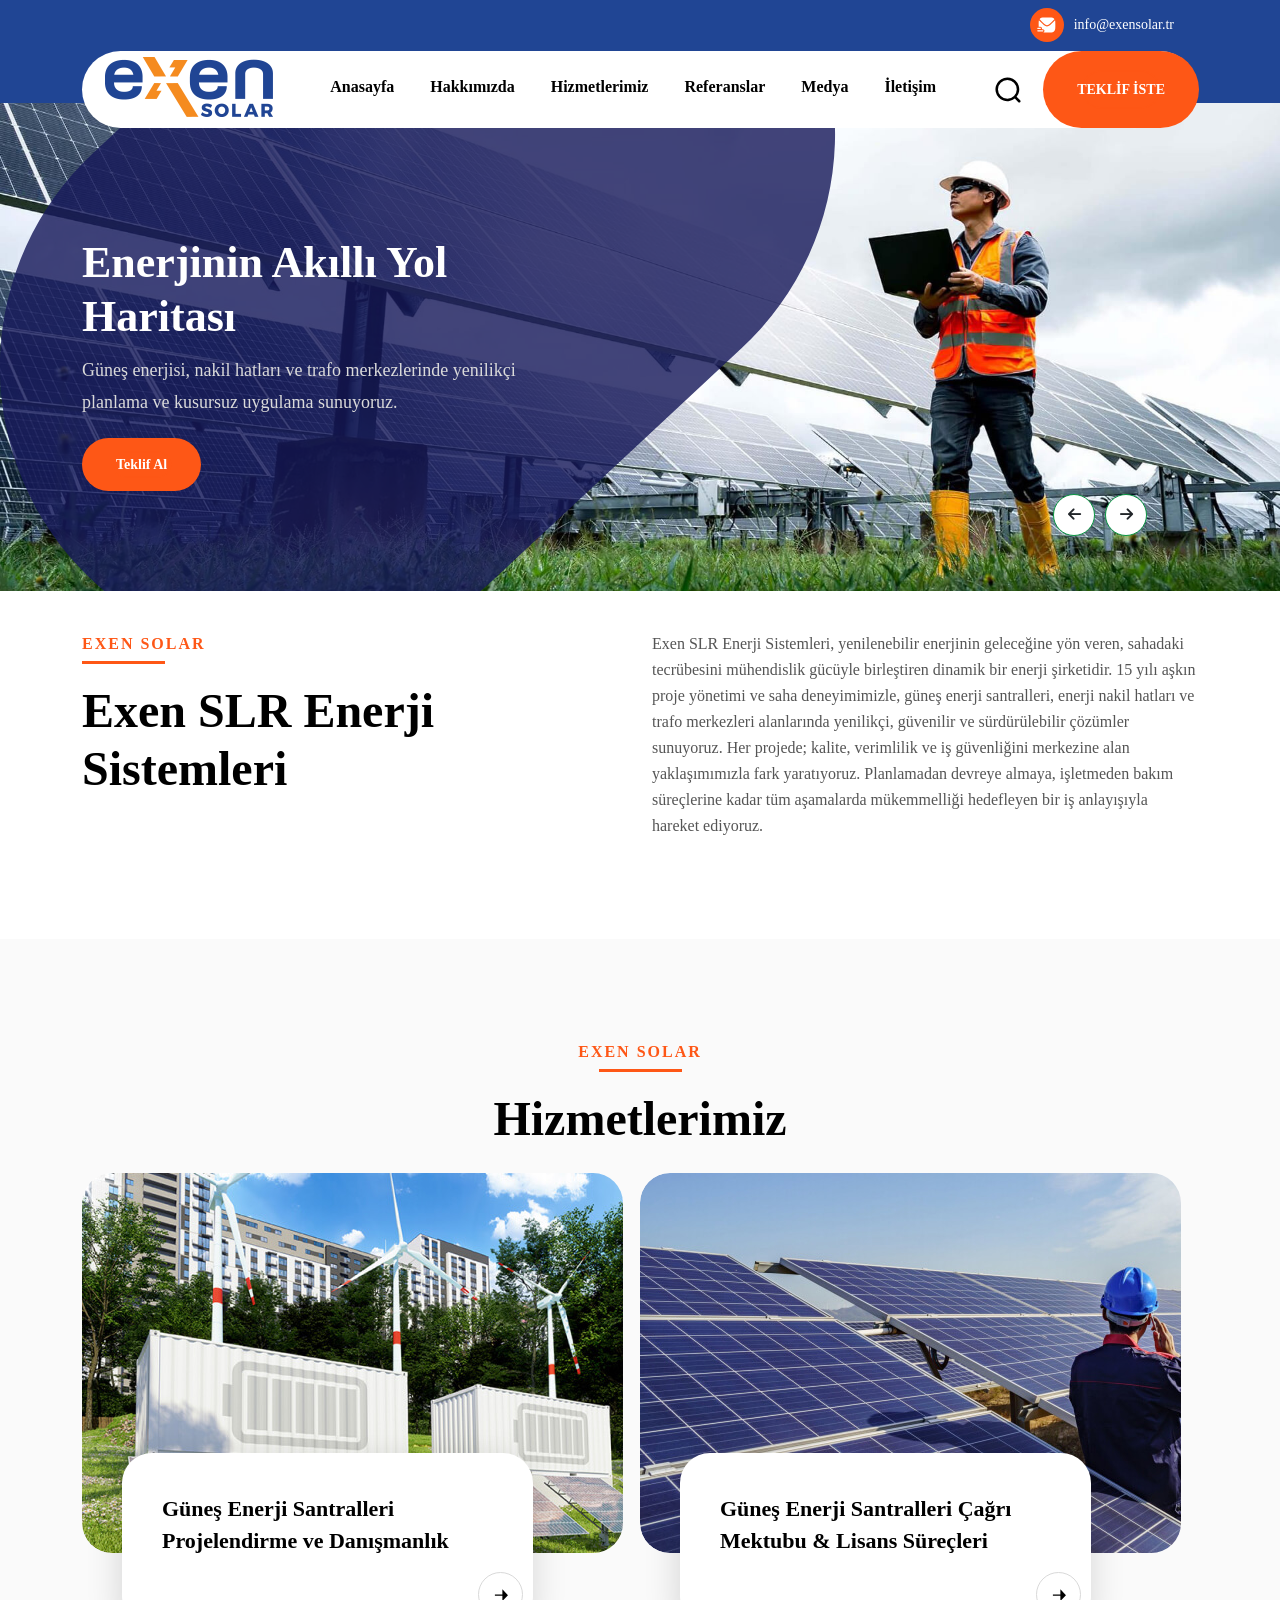
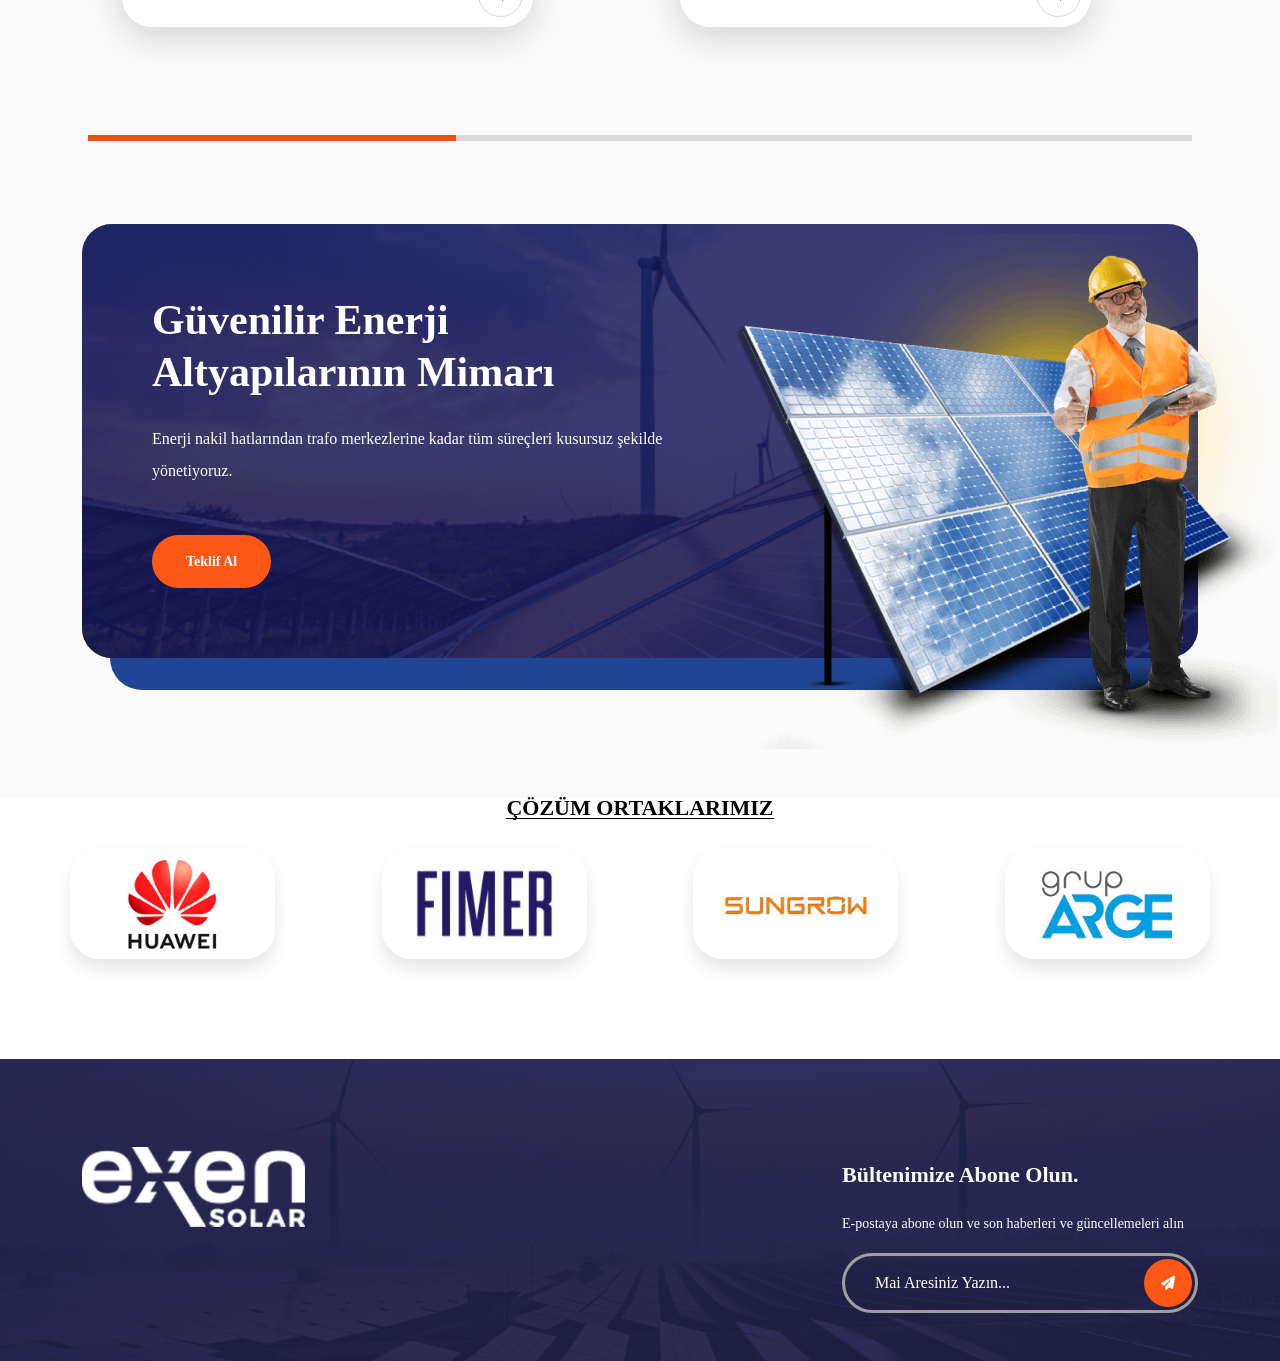
<file: wwwroot/index.html>
<!DOCTYPE html>
<html lang="zxx">
<head>
  <meta charset="utf-8">
  <meta name="viewport" content="width=device-width, initial-scale=1.0">
  <title>Exen Solar</title>
  <link rel="icon" href="assets/img/favicon.png">
 
   <!-- CSS only -->
   <link rel="stylesheet" type="text/css" href="assets/css/bootstrap.min.css">
   <link rel="stylesheet" href="assets/css/owl.carousel.min.css">
   <link rel="stylesheet" href="assets/css/owl.theme.default.min.css">
   <link rel="stylesheet" href="assets/css/slick.css">
   <!-- Font Awesome 6 -->
   <link rel="stylesheet" href="assets/css/fontawesome.min.css">
   <link rel="stylesheet" href="assets/css/slick-theme.css">
   <!-- fancybox -->
   <link rel="stylesheet" href="assets/css/jquery.fancybox.min.css">
   <!-- style -->
   <link rel="stylesheet" href="assets/css/style.css">
   <!-- responsive -->
   <link rel="stylesheet" href="assets/css/responsive.css">
   <!-- color -->
   <link rel="stylesheet" href="assets/css/color.css">
 </head>
<body>
<!-- preloader -->
  <div class="preloader"> 
    <div>
      <div class="multi-spinner-container">
        <div class="multi-spinner">
          <div class="multi-spinner">
            <div class="multi-spinner">
              <div class="multi-spinner">
              </div>
            </div>
          </div>
        </div>
      </div>
    </div>
  </div>
<!-- preloader end -->
<header>
  <div class="top-bar">
    <div class="container">
      <div class="top-bar-text">
        <ul class="d-flex">
       
        </ul>
        <div class="d-flex top-bar-mail">
          <div class="d-flex align-items-center me-4">
            <i>
              <svg width="19" height="16" viewBox="0 0 19 16" fill="none" xmlns="http://www.w3.org/2000/svg">
                <path d="M0.833252 10.7083C0.488074 10.7083 0.208252 10.9881 0.208252 11.3333C0.208252 11.6785 0.488074 11.9583 0.833252 11.9583H3.33325C3.67843 11.9583 3.95825 11.6785 3.95825 11.3333C3.95825 10.9881 3.67843 10.7083 3.33325 10.7083H0.833252Z" fill="white"/>
                <path d="M0.833252 13.2083C0.488074 13.2083 0.208252 13.4881 0.208252 13.8333C0.208252 14.1785 0.488074 14.4583 0.833252 14.4583H5.83325C6.17843 14.4583 6.45825 14.1785 6.45825 13.8333C6.45825 13.4881 6.17843 13.2083 5.83325 13.2083H0.833252Z" fill="white"/>
                <path d="M2.59071 2.24172L2.5 2.16667C2.757 1.81294 3.0305 1.55276 3.38422 1.29576C4.4795 0.5 6.04189 0.5 9.16667 0.5H10.8333C13.9581 0.5 15.5205 0.5 16.6157 1.29576C16.9695 1.55276 17.2214 1.78443 17.4784 2.13816L17.3737 2.24225L15.4505 4.16551C14.0491 5.56689 13.0416 6.5725 12.1726 7.23558C11.318 7.88758 10.6712 8.14908 9.99992 8.14908C9.3285 8.14908 8.68175 7.88758 7.82717 7.23558C6.95817 6.5725 5.95066 5.56689 4.54927 4.16551L2.92989 2.54612L2.59071 2.24172Z" fill="white"/>
                <path d="M1.6665 8.00002C1.6665 5.80009 1.6665 4.37457 1.94419 3.34125L2.06971 3.45391L3.69904 5.08322C5.05926 6.44344 6.12525 7.50944 7.06879 8.22936C8.03456 8.96619 8.94517 9.39911 9.99975 9.39911C11.0543 9.39911 11.9649 8.96619 12.9307 8.22936C13.8742 7.50944 14.9402 6.44344 16.3004 5.08324L18.0527 3.33093C18.3332 4.36507 18.3332 5.79277 18.3332 8.00002C18.3332 11.1248 18.3332 12.6872 17.5374 13.7824C17.2804 14.1362 16.9693 14.4473 16.6156 14.7043C15.5203 15.5 13.9579 15.5 10.8332 15.5H9.1665C7.9762 15.5 7.0126 15.5 6.21518 15.456C6.95154 15.2834 7.49984 14.6224 7.49984 13.8334C7.49984 12.9129 6.75365 12.1667 5.83317 12.1667H4.77687C4.91868 11.9215 4.99984 11.6369 4.99984 11.3334C4.99984 10.4129 4.25365 9.66669 3.33317 9.66669H1.67251C1.6665 9.16577 1.6665 8.61294 1.6665 8.00002Z" fill="white"/>
                </svg>
            </i>
            <a href="mailto:info@exensolar.tr"><p>info@exensolar.tr</p></a>
          </div>
          
        </div>
      </div>
    </div>
  </div>
  <div class="container">
  	<div class="menu-bar">
  		<div class="logo">
	  		<a href="index.html">
                <img src="assets/img/exen_logo.png" alt="Logo" style="height:60px;">
	  		</a>
  		</div>
  		<nav class="navbar">
            <ul class="navbar-links">
                </li>
                <li class="navbar-dropdown">
                    <a href="index.html">Anasayfa</a>
                </li>
                <li class="navbar-dropdown">
                    <a href="about.html">Hakkımızda</a>
                </li>

                <li class="navbar-dropdown">
                    <a href="our-projects.html">Hizmetlerimiz</a>
                </li>
                <li class="navbar-dropdown">
                    <a href="references.html">Referanslar</a>
                </li>
                </li>
                <li class="navbar-dropdown">
                    <a href="media.html">Medya</a>
                </li>
                <li class="navbar-dropdown">
                    <a href="contact.html">İletişim</a>
            </ul>
  		</nav>
  		<div class="search-style d-flex align-items-center">
  			<a href="javascript:void(0)" class="search-btn">
                <svg height="512" viewBox="0 0 24 24" width="512" xmlns="http://www.w3.org/2000/svg"><g id="_12" data-name="12"><path d="m21.71 20.29-2.83-2.82a9.52 9.52 0 1 0 -1.41 1.41l2.82 2.83a1 1 0 0 0 1.42 0 1 1 0 0 0 0-1.42zm-17.71-8.79a7.5 7.5 0 1 1 7.5 7.5 7.5 7.5 0 0 1 -7.5-7.5z"></path></g></svg>
              </a>
              <a class="header-button newsbox button" href="#">TEKLİF İSTE</a>
  		</div>
      <div class="bar-menu">
        <i class="fa-solid fa-bars"></i>
      </div>
    </div>
  </div>
  <div class="mobile-nav hmburger-menu" id="mobile-nav" style="display:block;">
      <div class="res-log">
          <a href="index.html">
              <img src="assets/img/exen_logo.png" alt="Logo" style="height:60px;">
          </a>
      </div>
      <ul>

          <li class="navbar-dropdown">
              <a href="index.html">Anasayfa</a>
          </li>
          <li class="navbar-dropdown">
              <a href="about.html">Hakkımızda</a>
          </li>

          <li class="navbar-dropdown">
              <a href="our-projects.html">Hizmetlerimiz</a>
          </li>
          <li class="navbar-dropdown">
              <a href="references.html">Referanslar</a>
          </li>
          </li>
          <li class="navbar-dropdown">
              <a href="media.html">Medya</a>
          </li>
          <li class="navbar-dropdown">
              <a href="contact.html">İletişim</a>

      </ul>

          <a href="JavaScript:void(0)" id="res-cross"></a>

      
          </div>
        </div>
  </div>
</header>
<section class="slider-hero">
    <div class="slider-home-1 owl-carousel owl-theme">
        <div class="item hero-section" style="background-image: url(assets/img/featured-area.jpg);">
            <div class="container">
                <div class="row">
                    <div class="col-lg-6">
                        <div class="featured-area-one">
                            <h2>Enerjinin Akıllı Yol Haritası</h2>
                            <h6>Güneş enerjisi, nakil hatları ve trafo merkezlerinde yenilikçi planlama ve kusursuz uygulama sunuyoruz.</h6>
                            <a href="javascript:void(0)" class="button newsbox">Teklif Al</a>
                        </div>
                    </div>
                </div>
            </div>
        </div>
        <div class="item hero-section" style="background-image: url(assets/img/featured-area-2.jpg);">
            <div class="container">
                <div class="row">
                    <div class="col-lg-6">
                        <div class="featured-area-one">
                            <h2>Enerjide Doğru Çözümün Adresi</h2>
                            <h6>İşverenlerimize hem ekonomik hem sürdürülebilir, tüm aşamaları kontrol altında tutulan projeler sunuyoruz.</h6>
                            <a href="javascript:void(0)" class="newsbox button">Teklif Al</a>
                        </div>
                    </div>
                </div>
            </div>
        </div>
        <div class="item hero-section" style="background-image: url(assets/img/featured-area-3.jpg);">
            <div class="container">
                <div class="row">
                    <div class="col-lg-6">
                        <div class="featured-area-one">
                            <h2>Verimli Çözümler, Güçlü Sistemler</h2>
                            <h6>Verimli Çözümler, Güçlü Sistemler</h6>
                            <a href="javascript:void(0)" class="newsbox button">Teklif Al</a>
                        </div>
                    </div>
                </div>
            </div>
        </div>
        <div class="item hero-section" style="background-image: url(assets/img/featured-area-4.jpg);">
            <div class="container">
                <div class="row">
                    <div class="col-lg-6">
                        <div class="featured-area-one">
                            <h2>Gücünü Güneşten Alan Gelecek</h2>
                            <h6>Yenilenebilir enerji projelerinde mühendislik gücümüzle güvenilir ve uzun ömürlü çözümler üretiyoruz.</h6>
                            <a href="javascript:void(0)" class="newsbox button">Teklif Al</a>
                        </div>
                    </div>
                </div>
            </div>
        </div>
    </div>

    <div style="height:40px"></div>
    <!-- ******************************************************* -->
    </div>
    </div>
    </div>
    </div>
</section>
<section class="gap no-top">
	<div class="container">
		<div class="row">
			<div class="col-lg-6">
				<div class="heading">
					<p>Exen Solar</p>
					<div class="line"></div>
                    <h2>Exen SLR Enerji Sistemleri</h2>
				</div>
			</div>
			<div class="col-lg-6">
				<div class="renewable-group">
                    <p>
                        Exen SLR Enerji Sistemleri, yenilenebilir enerjinin geleceğine yön veren, sahadaki tecrübesini mühendislik gücüyle birleştiren dinamik bir enerji şirketidir.

                        15 yılı aşkın proje yönetimi ve saha deneyimimizle, güneş enerji santralleri, enerji nakil hatları ve trafo merkezleri alanlarında yenilikçi, güvenilir ve sürdürülebilir çözümler sunuyoruz.

                        Her projede; kalite, verimlilik ve iş güvenliğini merkezine alan yaklaşımımızla fark yaratıyoruz. Planlamadan devreye almaya, işletmeden bakım süreçlerine kadar tüm aşamalarda mükemmelliği hedefleyen bir iş anlayışıyla hareket ediyoruz.
                    </p>
					
				</div>
			</div>
		</div>

      </div>
    </div>
	</div>
</section>
<section class="recent-projects gap no-bottom">
    <div class="container">
        <div class="heading">
            <p>EXEN SOLAR</p>
            <div class="line"></div>
            <h2>Hizmetlerimiz</h2>
        </div>
        <div class="new-project owl-carousel owl-theme">
            <div class="item">
                <div class="recent-projects-img">
                    <figure>
                        <img alt="recent-projects" src="assets/img/recent-projects-1.jpg">
                    </figure>
                    <div class="recent-projects-text">
                        <a href="our-projects.html"><h5>Güneş Enerji Santralleri Projelendirme ve Danışmanlık</h5></a>
                    
                        <a href="our-projects.html">
                            <i>
                                <svg width="14" height="12" viewBox="0 0 14 12" xmlns="http://www.w3.org/2000/svg">
                                    <path fill-rule="evenodd" clip-rule="evenodd" d="M8.37998 0.369629L13.9606 6.16918L8.37998 11.9687V6.86986H0.897949V5.39253H8.37998V0.369629Z" />
                                </svg>
                            </i>
                        </a>
                    </div>
                </div>
            </div>
            <div class="item">
                <div class="recent-projects-img">
                    <figure>
                        <img alt="recent-projects" src="assets/img/recent-projects-2.jpg">
                    </figure>
                    <div class="recent-projects-text">
                        <a href="our-projects.html"><h5>Güneş Enerji Santralleri Çağrı Mektubu & Lisans Süreçleri</h5></a>
                       
                        <a href="our-projects.html">
                            <i>
                                <svg width="14" height="12" viewBox="0 0 14 12" xmlns="http://www.w3.org/2000/svg">
                                    <path fill-rule="evenodd" clip-rule="evenodd" d="M8.37998 0.369629L13.9606 6.16918L8.37998 11.9687V6.86986H0.897949V5.39253H8.37998V0.369629Z" />
                                </svg>
                            </i>
                        </a>
                    </div>
                </div>
            </div>
            <div class="item">
                <div class="recent-projects-img">
                    <figure>
                        <img alt="recent-projects" src="assets/img/recent-projects-3.jpg">
                    </figure>
                    <div class="recent-projects-text">
                        <a href="our-projects.html"><h5>Güneş Enerji Santralleri Kurulum ve Montaj Hizmetleri</h5></a>
                        
                        <a href="our-projects.html">
                            <i>
                                <svg width="14" height="12" viewBox="0 0 14 12" xmlns="http://www.w3.org/2000/svg">
                                    <path fill-rule="evenodd" clip-rule="evenodd" d="M8.37998 0.369629L13.9606 6.16918L8.37998 11.9687V6.86986H0.897949V5.39253H8.37998V0.369629Z" />
                                </svg>
                            </i>
                        </a>
                    </div>
                </div>
            </div>
            <div class="item">
                <div class="recent-projects-img">
                    <figure>
                        <img alt="recent-projects" src="assets/img/recent-projects-4.jpg">
                    </figure>
                    <div class="recent-projects-text">
                        <a href="our-projects.html"><h5>Güneş Enerji Santralleri Denetim ve Kabul İşlemleri</h5></a>
                        <a href="our-projects.html">
                            <i>
                                <svg width="14" height="12" viewBox="0 0 14 12" xmlns="http://www.w3.org/2000/svg">
                                    <path fill-rule="evenodd" clip-rule="evenodd" d="M8.37998 0.369629L13.9606 6.16918L8.37998 11.9687V6.86986H0.897949V5.39253H8.37998V0.369629Z" />
                                </svg>
                            </i>
                        </a>
                    </div>
                </div>
            </div>
            <div class="item">
                <div class="recent-projects-img">
                    <figure>
                        <img alt="recent-projects" src="assets/img/recent-projects-5.jpg">
                    </figure>
                    <div class="recent-projects-text">
                        <a href="our-projects.html"><h5>Güneş Enerji Santralleri İşletme ve Bakım Onarım Hizmetleri</h5></a>
                        
                        <a href="our-projects.html">
                            <i>
                                <svg width="14" height="12" viewBox="0 0 14 12" xmlns="http://www.w3.org/2000/svg">
                                    <path fill-rule="evenodd" clip-rule="evenodd" d="M8.37998 0.369629L13.9606 6.16918L8.37998 11.9687V6.86986H0.897949V5.39253H8.37998V0.369629Z" />
                                </svg>
                            </i>
                        </a>
                    </div>
                </div>
            </div>
            <div class="item">
                <div class="recent-projects-img">
                    <figure>
                        <img alt="recent-projects" src="assets/img/recent-projects-6.jpg">
                    </figure>
                    <div class="recent-projects-text">
                        <a href="our-projects.html"><h5>Yüksek Gerilim Trafo Tesisleri Kurulum ve Bakım Onarım Hizmetleri</h5></a>
                       
                        <a href="our-projects.html">
                            <i>
                                <svg width="14" height="12" viewBox="0 0 14 12" xmlns="http://www.w3.org/2000/svg">
                                    <path fill-rule="evenodd" clip-rule="evenodd" d="M8.37998 0.369629L13.9606 6.16918L8.37998 11.9687V6.86986H0.897949V5.39253H8.37998V0.369629Z" />
                                </svg>
                            </i>
                        </a>
                    </div>
                </div>
            </div>
        </div>
    </div>
    </div>
    <div style="height:250px"></div>
    <!-- ******************************************************* -->

    <div class="container">
        <div class="request-quote two" style="background-image: url(assets/img/background.jpg);">
            <div class="row">
                <div class="col-lg-7">
                    <div class="heading">
                        <h2>Güvenilir Enerji </br> Altyapılarının Mimarı</h2>
                        <h6>Enerji nakil hatlarından trafo merkezlerine kadar tüm süreçleri kusursuz şekilde yönetiyoruz.</h6>
                    </div>
                    <div class="d-md-flex align-items-center mt-md-5">
                        <a href="javascript:void(0)" class="newsbox button">Teklif Al</a>
                        <div class="request-quote-info">
                            <div>
                                
                            </div>
                        </div>
                    </div>
                </div>
                <div class="col-lg-5">
                    <div class="arista-square-img">
                        <img alt="arista-square-1" src="assets/img/arista-square-1.png">
                    </div>
                </div>
            </div>
        </div>
    </div>


    </div>
    </div>
    </div>
    </div>
    <div style="height:100px"></div>
    <!-- ******************************************************* -->
</section>


<div class="container partners gap no-top">
  <h3>Çözüm Ortaklarımız</h3>
  <div class="sponsors">
    <img alt="sponsors" src="assets/img/sponsor-1.jpg">
    <img alt="sponsors" src="assets/img/sponsor-2.jpg">
    <img alt="sponsors" src="assets/img/sponsor-3.jpg">
    <img alt="sponsors" src="assets/img/sponsor-4.jpg">
   
  </div>
</div>
<footer class="gap no-bottom one" style="background-image:url(assets/img/footer.jpg)">
  <div class="container">
    <div class="row">
      <div class="col-lg-4 col-md-6">
        <div class="logo">
          <a href="index.html">
              <img src="assets/img/exen_logo_2.png" alt="Logo" style="height:80px;">
          </a>
      
          </ul>
        </div>
      </div>
      <div class="col-lg-4 col-md-6">
        <div class="about-energix">
          <h5></h5>
          <p>
            
          </p>
        </div>
      </div>
      <div class="col-lg-4 col-md-6">
        <div class="about-energix">
            <h5>
                Bültenimize abone olun.
          </h5>
            <p>
                E-postaya abone olun ve son haberleri ve güncellemeleri alın
            </p>
          <form>
            <input type="text" name="email" placeholder="Mai Aresiniz Yazın...">
            <button class="button"><i class="fa-solid fa-paper-plane"></i></button>
          </form>
        </div>
      </div>
    </div>
   
                    </div>
                </div>
            </div>
        </div>
  <div class="footer-bottom">
      <p></p>
  </div>
      <ul>        
      </ul>
    </div>
  </div>
</footer>
<!-- mobile-search -->
<div class="mobile-search">
      <div class="container">
      <div class="row d-flex justify-content-center">
      <div class="col-md-11">
        <form>
          <label>What are you lookking for?</label>
          <div class="d-flex search-bar">
            <input type="text" placeholder="Type Here to Search">
            <button><i class="fa-solid fa-magnifying-glass"></i></button>
          </div>
        </form>
      </div>
      <div class="col-1 d-flex justify-content-end align-items-center">
      <div class="search-cross-btn">

      <i class="fa fa-times"></i>
      </div>
      </div>
      </div>
      </div>
</div>
<!-- mobile-search end -->
<div class="latterbox">
    <form class="request-quote-form">
        <h3>Teklif Al</h3>
            <input type="text" name="İsim Soyisim" placeholder="İsim Soyisim">
            <input type="text" name="Mail" placeholder="info@exensolar.tr"> 
            <textarea placeholder="Mesaj"></textarea>
            <button class="button">Gönder</button>
          </form>
      <div class="latterbox-cross-btn">
          <i class="fa fa-times"></i>
      </div>
</div>
<!-- progress -->
<div id="progress">
      <span id="progress-value"><i class="fa-solid fa-arrow-up"></i></span>
</div>
<!-- jQuery -->
<script src="assets/js/jquery-3.6.0.min.js"></script>
<!-- Bootstrap Js -->
<script src="assets/js/bootstrap.min.js"></script>
<script src="assets/js/owl.carousel.min.js"></script>
<script src="assets/js/slick.min.js"></script>
<!-- fancybox -->
<script src="assets/js/jquery.fancybox.min.js"></script>
<script src="assets/js/custom.js"></script>
</body>
</file>
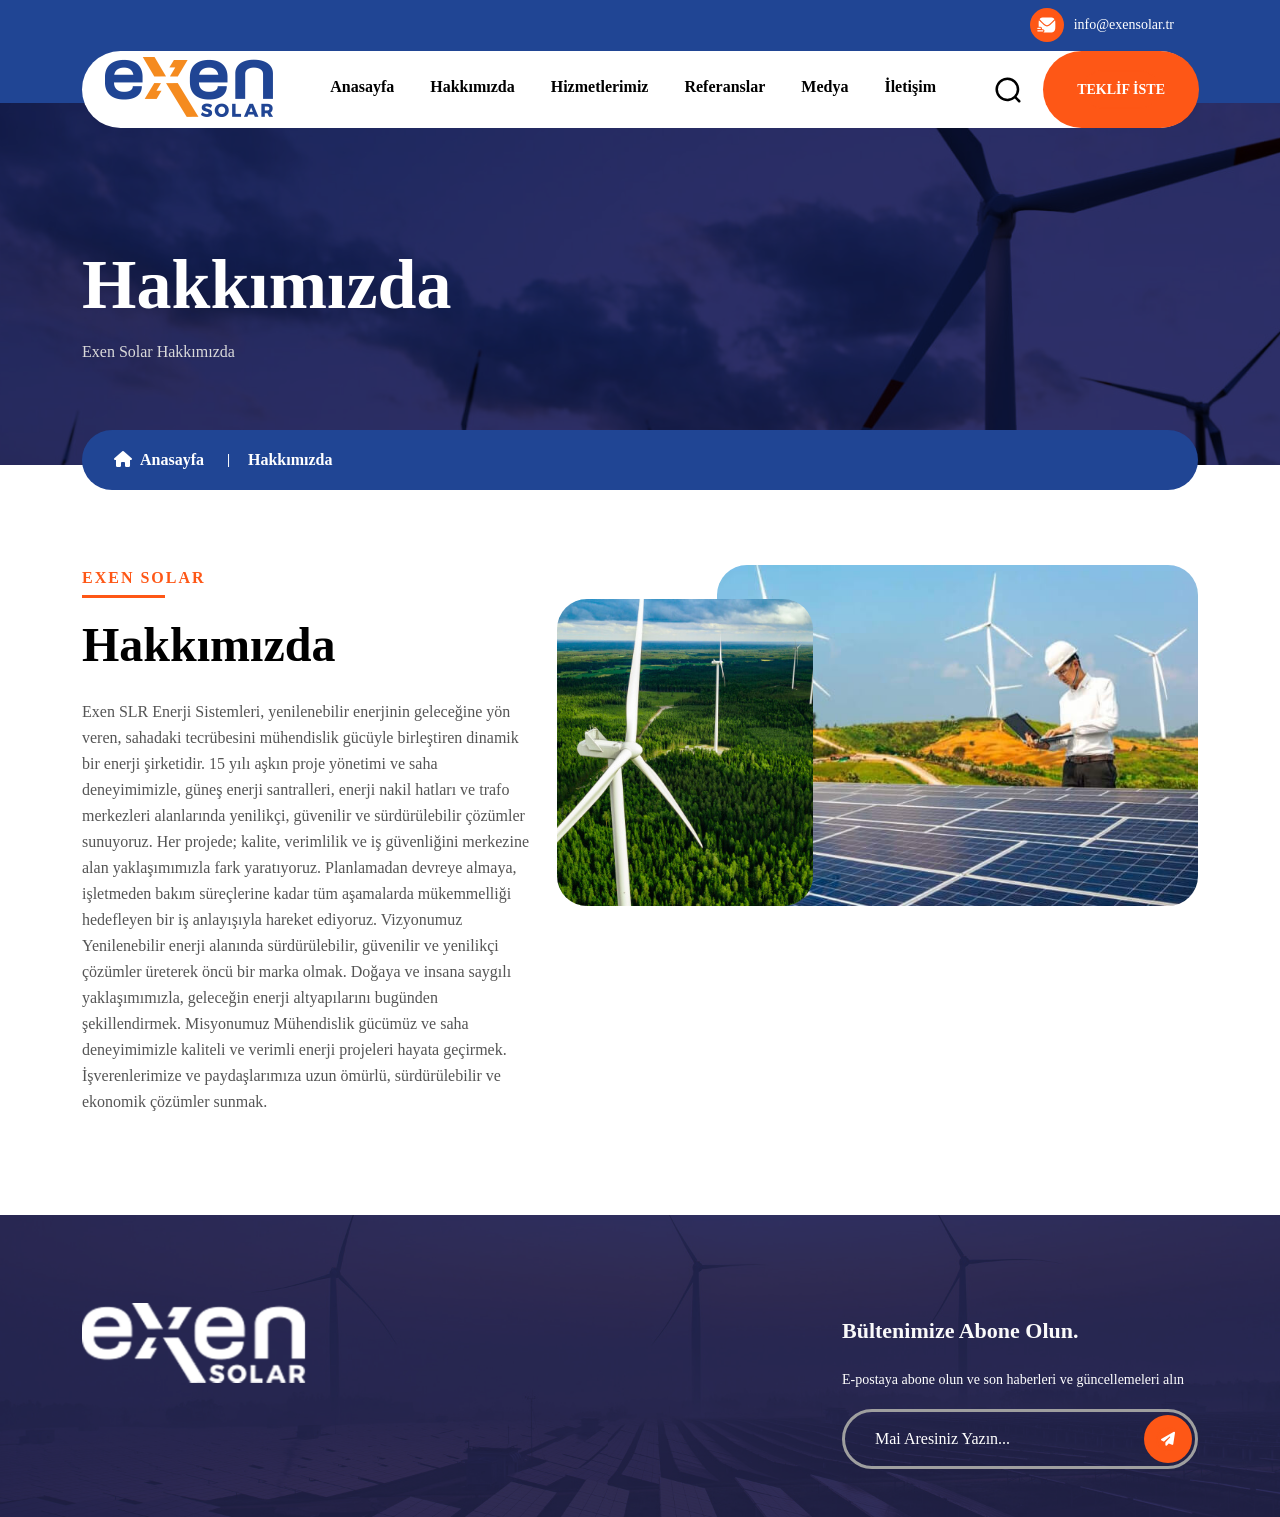
<file: wwwroot/about.html>
<!DOCTYPE html>
<html lang="zxx">
<head>
    <meta charset="utf-8">
    <meta name="viewport" content="width=device-width, initial-scale=1.0">
    <title>Exen Solar - Hakkımızda</title>
    <link rel="icon" href="assets/img/favicon.png">

    <!-- CSS only -->
    <link rel="stylesheet" type="text/css" href="assets/css/bootstrap.min.css">
    <link rel="stylesheet" href="assets/css/owl.carousel.min.css">
    <link rel="stylesheet" href="assets/css/owl.theme.default.min.css">
    <link rel="stylesheet" href="assets/css/slick.css">
    <!-- Font Awesome 6 -->
    <link rel="stylesheet" href="assets/css/fontawesome.min.css">
    <link rel="stylesheet" href="assets/css/slick-theme.css">
    <!-- fancybox -->
    <link rel="stylesheet" href="assets/css/jquery.fancybox.min.css">
    <!-- style -->
    <link rel="stylesheet" href="assets/css/style.css">
    <!-- responsive -->
    <link rel="stylesheet" href="assets/css/responsive.css">
    <!-- color -->
    <link rel="stylesheet" href="assets/css/color.css">
</head>
<body>
    <!-- preloader -->
    <div class="preloader">
        <div>
            <div class="multi-spinner-container">
                <div class="multi-spinner">
                    <div class="multi-spinner">
                        <div class="multi-spinner">
                            <div class="multi-spinner">
                            </div>
                        </div>
                    </div>
                </div>
            </div>
        </div>
    </div>
    <!-- preloader end -->
    <header>
        <div class="top-bar">
            <div class="container">
                <div class="top-bar-text">
                    <ul class="d-flex">
                    </ul>
                    <div class="d-flex top-bar-mail">
                        <div class="d-flex align-items-center me-4">
                            <i>
                                <svg width="19" height="16" viewBox="0 0 19 16" fill="none" xmlns="http://www.w3.org/2000/svg">
                                    <path d="M0.833252 10.7083C0.488074 10.7083 0.208252 10.9881 0.208252 11.3333C0.208252 11.6785 0.488074 11.9583 0.833252 11.9583H3.33325C3.67843 11.9583 3.95825 11.6785 3.95825 11.3333C3.95825 10.9881 3.67843 10.7083 3.33325 10.7083H0.833252Z" fill="white" />
                                    <path d="M0.833252 13.2083C0.488074 13.2083 0.208252 13.4881 0.208252 13.8333C0.208252 14.1785 0.488074 14.4583 0.833252 14.4583H5.83325C6.17843 14.4583 6.45825 14.1785 6.45825 13.8333C6.45825 13.4881 6.17843 13.2083 5.83325 13.2083H0.833252Z" fill="white" />
                                    <path d="M2.59071 2.24172L2.5 2.16667C2.757 1.81294 3.0305 1.55276 3.38422 1.29576C4.4795 0.5 6.04189 0.5 9.16667 0.5H10.8333C13.9581 0.5 15.5205 0.5 16.6157 1.29576C16.9695 1.55276 17.2214 1.78443 17.4784 2.13816L17.3737 2.24225L15.4505 4.16551C14.0491 5.56689 13.0416 6.5725 12.1726 7.23558C11.318 7.88758 10.6712 8.14908 9.99992 8.14908C9.3285 8.14908 8.68175 7.88758 7.82717 7.23558C6.95817 6.5725 5.95066 5.56689 4.54927 4.16551L2.92989 2.54612L2.59071 2.24172Z" fill="white" />
                                    <path d="M1.6665 8.00002C1.6665 5.80009 1.6665 4.37457 1.94419 3.34125L2.06971 3.45391L3.69904 5.08322C5.05926 6.44344 6.12525 7.50944 7.06879 8.22936C8.03456 8.96619 8.94517 9.39911 9.99975 9.39911C11.0543 9.39911 11.9649 8.96619 12.9307 8.22936C13.8742 7.50944 14.9402 6.44344 16.3004 5.08324L18.0527 3.33093C18.3332 4.36507 18.3332 5.79277 18.3332 8.00002C18.3332 11.1248 18.3332 12.6872 17.5374 13.7824C17.2804 14.1362 16.9693 14.4473 16.6156 14.7043C15.5203 15.5 13.9579 15.5 10.8332 15.5H9.1665C7.9762 15.5 7.0126 15.5 6.21518 15.456C6.95154 15.2834 7.49984 14.6224 7.49984 13.8334C7.49984 12.9129 6.75365 12.1667 5.83317 12.1667H4.77687C4.91868 11.9215 4.99984 11.6369 4.99984 11.3334C4.99984 10.4129 4.25365 9.66669 3.33317 9.66669H1.67251C1.6665 9.16577 1.6665 8.61294 1.6665 8.00002Z" fill="white" />
                                </svg>
                            </i>
                            <a href="mailto:info@exensolar.tr"><p>info@exensolar.tr</p></a>
                        </div>

                    </div>
                </div>
            </div>
        </div>
        <div class="container">
            <div class="menu-bar">
                <div class="logo">
                    <a href="index.html">
                        <img src="assets/img/exen_logo.png" alt="Logo" style="height:60px;">
                    </a>
                </div>
                <nav class="navbar">
                    <ul class="navbar-links">
                        </li>
                        <li class="navbar-dropdown">
                            <a href="index.html">Anasayfa</a>
                        </li>
                        <li class="navbar-dropdown">
                            <a href="about.html">Hakkımızda</a>
                        </li>

                        <li class="navbar-dropdown">
                            <a href="our-projects.html">Hizmetlerimiz</a>
                        </li>
                        <li class="navbar-dropdown">
                            <a href="references.html">Referanslar</a>
                        </li>
                        </li>
                        <li class="navbar-dropdown">
                            <a href="media.html">Medya</a>
                        </li>
                        <li class="navbar-dropdown">
                            <a href="contact.html">İletişim</a>
                    </ul>
                </nav>
                <div class="search-style d-flex align-items-center">
                    <a href="javascript:void(0)" class="search-btn">
                        <svg height="512" viewBox="0 0 24 24" width="512" xmlns="http://www.w3.org/2000/svg"><g id="_12" data-name="12"><path d="m21.71 20.29-2.83-2.82a9.52 9.52 0 1 0 -1.41 1.41l2.82 2.83a1 1 0 0 0 1.42 0 1 1 0 0 0 0-1.42zm-17.71-8.79a7.5 7.5 0 1 1 7.5 7.5 7.5 7.5 0 0 1 -7.5-7.5z"></path></g></svg>
                    </a>
                    <a class="header-button newsbox button" href="#">TEKLİF İSTE</a>
                </div>
                <div class="bar-menu">
                    <i class="fa-solid fa-bars"></i>
                </div>
            </div>
        </div>
        <div class="mobile-nav hmburger-menu" id="mobile-nav" style="display:block;">
            <div class="res-log">
                <a href="index.html">
                    <img src="assets/img/exen_logo.png" alt="Logo" style="height:60px;">
                </a>
            </div>
            <ul>

                <li class="navbar-dropdown">
                    <a href="index.html">Anasayfa</a>
                </li>
                <li class="navbar-dropdown">
                    <a href="about.html">Hakkımızda</a>
                </li>

                <li class="navbar-dropdown">
                    <a href="our-projects.html">Hizmetlerimiz</a>
                </li>
                <li class="navbar-dropdown">
                    <a href="references.html">Referanslar</a>
                </li>
                </li>
                <li class="navbar-dropdown">
                    <a href="media.html">Medya</a>
                </li>
                <li class="navbar-dropdown">
                    <a href="contact.html">İletişim</a>

            </ul>

            <a href="JavaScript:void(0)" id="res-cross"></a>


        </div>
        </div>
        </div>
    </header>
    <section class="banner" style="background-image:url(assets/img/banner.jpg)">
        <div class="container">
            <div class="banner-text">
                <h2>Hakkımızda</h2>
                <p>Exen Solar Hakkımızda</p>
                <ul class="page-breadcrumb">
                    <li><a href="index.html"><i class="fa-solid fa-house pe-2"></i>Anasayfa</a></li>
                    <li>Hakkımızda</li>
                </ul>
            </div>
        </div>
    </section>
    <section class="gap">
        <div class="container">
            <div class="row">
                <div class="col-xl-5">
                    <div class="heading">
                        <p>Exen Solar</p>
                        <div class="line"></div>
                        <h2>Hakkımızda</h2>
                    </div>
                    <div class="renewable-group w-100">
                        <p>
                            Exen SLR Enerji Sistemleri, yenilenebilir enerjinin geleceğine yön veren, sahadaki tecrübesini mühendislik gücüyle birleştiren dinamik bir enerji şirketidir.

                            15 yılı aşkın proje yönetimi ve saha deneyimimizle, güneş enerji santralleri, enerji nakil hatları ve trafo merkezleri alanlarında yenilikçi, güvenilir ve sürdürülebilir çözümler sunuyoruz.

                            Her projede; kalite, verimlilik ve iş güvenliğini merkezine alan yaklaşımımızla fark yaratıyoruz. Planlamadan devreye almaya, işletmeden bakım süreçlerine kadar tüm aşamalarda mükemmelliği hedefleyen bir iş anlayışıyla hareket ediyoruz.

                            Vizyonumuz
                            Yenilenebilir enerji alanında sürdürülebilir, güvenilir ve yenilikçi çözümler üreterek öncü bir marka olmak.
                            Doğaya ve insana saygılı yaklaşımımızla, geleceğin enerji altyapılarını bugünden şekillendirmek.

                            Misyonumuz
                            Mühendislik gücümüz ve saha deneyimimizle kaliteli ve verimli enerji projeleri hayata geçirmek. İşverenlerimize ve paydaşlarımıza uzun ömürlü, sürdürülebilir ve ekonomik çözümler sunmak.
                        </p>
                       
                    </div>
                </div>
                <div class="col-xl-7">
                    <div class="about-img">
                        <img alt="about" src="assets/img/about-1.jpg">
                        <img alt="about" class="img-about" src="assets/img/about-2.jpg">
                       
                            
                        </div>
                    </div>
                </div>
            </div>
        </div>
    </section>

    <footer class="gap no-bottom one" style="background-image:url(assets/img/footer.jpg)">
        <div class="container">
            <div class="row">
                <div class="col-lg-4 col-md-6">
                    <div class="logo">
                        <a href="index.html">
                            <img src="assets/img/exen_logo_2.png" alt="Logo" style="height:80px;">
                        </a>

                        </ul>
                    </div>
                </div>
                <div class="col-lg-4 col-md-6">
                    <div class="about-energix">
                        <h5></h5>
                        <p>

                        </p>
                    </div>
                </div>
                <div class="col-lg-4 col-md-6">
                    <div class="about-energix">
                        <h5>
                            Bültenimize abone olun.
                        </h5>
                        <p>
                            E-postaya abone olun ve son haberleri ve güncellemeleri alın
                        </p>
                        <form>
                            <input type="text" name="email" placeholder="Mai Aresiniz Yazın...">
                            <button class="button"><i class="fa-solid fa-paper-plane"></i></button>
                        </form>
                    </div>
                </div>
            </div>

        </div>
        </div>
        </div>
        </div>
        <div class="footer-bottom">
            <p></p>
        </div>
        <ul>
        </ul>
        </div>
        </div>
    </footer>
    <!-- mobile-search -->
    <div class="mobile-search">
        <div class="container">
            <div class="row d-flex justify-content-center">
                <div class="col-md-11">
                    <form>
                        <label>What are you lookking for?</label>
                        <div class="d-flex search-bar">
                            <input type="text" placeholder="Type Here to Search">
                            <button><i class="fa-solid fa-magnifying-glass"></i></button>
                        </div>
                    </form>
                </div>
                <div class="col-1 d-flex justify-content-end align-items-center">
                    <div class="search-cross-btn">

                        <i class="fa fa-times"></i>
                    </div>
                </div>
            </div>
        </div>
    </div>
    <!-- mobile-search end -->
    <div class="latterbox">
        <form class="request-quote-form">
            <h3>Teklif Al</h3>
            <input type="text" name="İsim Soyisim" placeholder="İsim Soyisim">
            <input type="text" name="Mail" placeholder="info@exensolar.tr">
            <textarea placeholder="Mesaj"></textarea>
            <button class="button">Gönder</button>
        </form>
        <div class="latterbox-cross-btn">
            <i class="fa fa-times"></i>
        </div>
    </div>
    <!-- progress -->
    <div id="progress">
        <span id="progress-value"><i class="fa-solid fa-arrow-up"></i></span>
    </div>
    <!-- jQuery -->
    <script src="assets/js/jquery-3.6.0.min.js"></script>
    <!-- Bootstrap Js -->
    <script src="assets/js/bootstrap.min.js"></script>
    <script src="assets/js/owl.carousel.min.js"></script>
    <script src="assets/js/slick.min.js"></script>
    <!-- fancybox -->
    <script src="assets/js/jquery.fancybox.min.js"></script>
    <script src="assets/js/custom.js"></script>
</body>
</file>
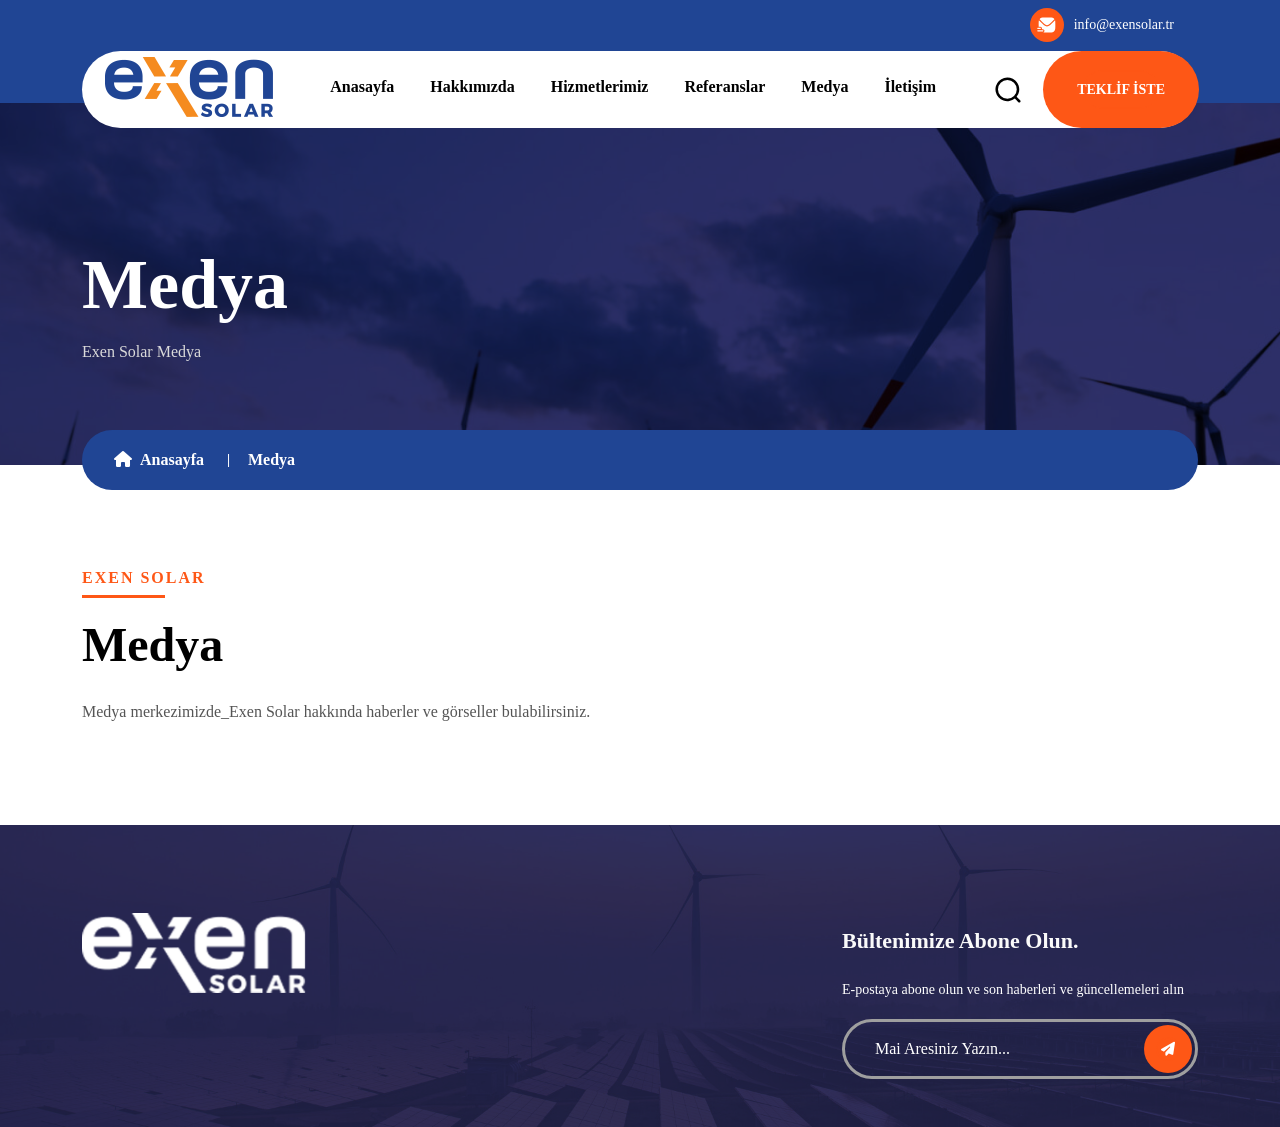
<file: wwwroot/media.html>
<!DOCTYPE html>
<html lang="zxx">
<head>
    <meta charset="utf-8">
    <meta name="viewport" content="width=device-width, initial-scale=1.0">
    <title>Exen Solar - Medya</title>
    <link rel="icon" href="assets/img/favicon.png">

    <!-- CSS only -->
    <link rel="stylesheet" type="text/css" href="assets/css/bootstrap.min.css">
    <link rel="stylesheet" href="assets/css/owl.carousel.min.css">
    <link rel="stylesheet" href="assets/css/owl.theme.default.min.css">
    <link rel="stylesheet" href="assets/css/slick.css">
    <!-- Font Awesome 6 -->
    <link rel="stylesheet" href="assets/css/fontawesome.min.css">
    <link rel="stylesheet" href="assets/css/slick-theme.css">
    <!-- fancybox -->
    <link rel="stylesheet" href="assets/css/jquery.fancybox.min.css">
    <!-- style -->
    <link rel="stylesheet" href="assets/css/style.css">
    <!-- responsive -->
    <link rel="stylesheet" href="assets/css/responsive.css">
    <!-- color -->
    <link rel="stylesheet" href="assets/css/color.css">
</head>
<body>
    <!-- preloader -->
    <div class="preloader">
        <div>
            <div class="multi-spinner-container">
                <div class="multi-spinner">
                    <div class="multi-spinner">
                        <div class="multi-spinner">
                            <div class="multi-spinner">
                            </div>
                        </div>
                    </div>
                </div>
            </div>
        </div>
    </div>
    <!-- preloader end -->
    <header>
        <div class="top-bar">
            <div class="container">
                <div class="top-bar-text">
                    <ul class="d-flex">
                    </ul>
                    <div class="d-flex top-bar-mail">
                        <div class="d-flex align-items-center me-4">
                            <i>
                                <svg width="19" height="16" viewBox="0 0 19 16" fill="none" xmlns="http://www.w3.org/2000/svg">
                                    <path d="M0.833252 10.7083C0.488074 10.7083 0.208252 10.9881 0.208252 11.3333C0.208252 11.6785 0.488074 11.9583 0.833252 11.9583H3.33325C3.67843 11.9583 3.95825 11.6785 3.95825 11.3333C3.95825 10.9881 3.67843 10.7083 3.33325 10.7083H0.833252Z" fill="white"/>
                                    <path d="M0.833252 13.2083C0.488074 13.2083 0.208252 13.4881 0.208252 13.8333C0.208252 14.1785 0.488074 14.4583 0.833252 14.4583H5.83325C6.17843 14.4583 6.45825 14.1785 6.45825 13.8333C6.45825 13.4881 6.17843 13.2083 5.83325 13.2083H0.833252Z" fill="white"/>
                                    <path d="M2.59071 2.24172L2.5 2.16667C2.757 1.81294 3.0305 1.55276 3.38422 1.29576C4.4795 0.5 6.04189 0.5 9.16667 0.5H10.8333C13.9581 0.5 15.5205 0.5 16.6157 1.29576C16.9695 1.55276 17.2214 1.78443 17.4784 2.13816L17.3737 2.24225L15.4505 4.16551C14.0491 5.56689 13.0416 6.5725 12.1726 7.23558C11.318 7.88758 10.6712 8.14908 9.99992 8.14908C9.3285 8.14908 8.68175 7.88758 7.82717 7.23558C6.95817 6.5725 5.95066 5.56689 4.54927 4.16551L2.92989 2.54612L2.59071 2.24172Z" fill="white"/>
                                    <path d="M1.6665 8.00002C1.6665 5.80009 1.6665 4.37457 1.94419 3.34125L2.06971 3.45391L3.69904 5.08322C5.05926 6.44344 6.12525 7.50944 7.06879 8.22936C8.03456 8.96619 8.94517 9.39911 9.99975 9.39911C11.0543 9.39911 11.9649 8.96619 12.9307 8.22936C13.8742 7.50944 14.9402 6.44344 16.3004 5.08324L18.0527 3.33093C18.3332 4.36507 18.3332 5.79277 18.3332 8.00002C18.3332 11.1248 18.3332 12.6872 17.5374 13.7824C17.2804 14.1362 16.9693 14.4473 16.6156 14.7043C15.5203 15.5 13.9579 15.5 10.8332 15.5H9.1665C7.9762 15.5 7.0126 15.5 6.21518 15.456C6.95154 15.2834 7.49984 14.6224 7.49984 13.8334C7.49984 12.9129 6.75365 12.1667 5.83317 12.1667H4.77687C4.91868 11.9215 4.99984 11.6369 4.99984 11.3334C4.99984 10.4129 4.25365 9.66669 3.33317 9.66669H1.67251C1.6665 9.16577 1.6665 8.61294 1.6665 8.00002Z" fill="white"/>
                                </svg>
                            </i>
                            <a href="mailto:info@exensolar.tr"><p>info@exensolar.tr</p></a>
                        </div>

                    </div>
                </div>
            </div>
        </div>
        <div class="container">
            <div class="menu-bar">
                <div class="logo">
                    <a href="index.html">
                        <img src="assets/img/exen_logo.png" alt="Logo" style="height:60px;">
                    </a>
                </div>
                <nav class="navbar">
                    <ul class="navbar-links">
                        </li>
                        <li class="navbar-dropdown">
                            <a href="index.html">Anasayfa</a>
                        </li>
                        <li class="navbar-dropdown">
                            <a href="about.html">Hakkımızda</a>
                        </li>

                        <li class="navbar-dropdown">
                            <a href="our-projects.html">Hizmetlerimiz</a>
                        </li>
                        <li class="navbar-dropdown">
                            <a href="references.html">Referanslar</a>
                        </li>
                        </li>
                        <li class="navbar-dropdown">
                            <a href="media.html">Medya</a>
                        </li>
                        <li class="navbar-dropdown">
                            <a href="contact.html">İletişim</a>
                    </ul>
                </nav>
                <div class="search-style d-flex align-items-center">
                    <a href="javascript:void(0)" class="search-btn">
                        <svg height="512" viewBox="0 0 24 24" width="512" xmlns="http://www.w3.org/2000/svg"><g id="_12" data-name="12"><path d="m21.71 20.29-2.83-2.82a9.52 9.52 0 1 0 -1.41 1.41l2.82 2.83a1 1 0 0 0 1.42 0 1 1 0 0 0 0-1.42zm-17.71-8.79a7.5 7.5 0 1 1 7.5 7.5 7.5 7.5 0 0 1 -7.5-7.5z"></path></g></svg>
                    </a>
                    <a class="header-button newsbox button" href="#">TEKLİF İSTE</a>
                </div>
                <div class="bar-menu">
                    <i class="fa-solid fa-bars"></i>
                </div>
            </div>
        </div>
        <div class="mobile-nav hmburger-menu" id="mobile-nav" style="display:block;">
            <div class="res-log">
                <a href="index.html">
                    <img src="assets/img/exen_logo.png" alt="Logo" style="height:60px;">
                </a>
            </div>
            <ul>

                <li class="navbar-dropdown">
                    <a href="index.html">Anasayfa</a>
                </li>
                <li class="navbar-dropdown">
                    <a href="about.html">Hakkımızda</a>
                </li>

                <li class="navbar-dropdown">
                    <a href="our-projects.html">Hizmetlerimiz</a>
                </li>
                <li class="navbar-dropdown">
                    <a href="references.html">Referanslar</a>
                </li>
                </li>
                <li class="navbar-dropdown">
                    <a href="media.html">Medya</a>
                </li>
                <li class="navbar-dropdown">
                    <a href="contact.html">İletişim</a>

            </ul>

            <a href="JavaScript:void(0)" id="res-cross"></a>


        </div>
        </div>
        </div>
    </header>
    <section class="banner" style="background-image:url(assets/img/banner.jpg)">
        <div class="container">
            <div class="banner-text">
                <h2>Medya</h2>
                <p>Exen Solar Medya</p>
                <ul class="page-breadcrumb">
                    <li><a href="index.html"><i class="fa-solid fa-house pe-2"></i>Anasayfa</a></li>
                    <li>Medya</li>
                </ul>
            </div>
        </div>
    </section>
    <section class="gap">
        <div class="container">
            <div class="row">
                <div class="col-lg-12">
                    <div class="heading">
                        <p>Exen Solar</p>
                        <div class="line"></div>
                        <h2>Medya</h2>
                    </div>
                    <p>Medya merkezimizde_Exen Solar hakkında haberler ve görseller bulabilirsiniz.</p>
                </div>
            </div>
        </div>
    </section>

    <footer class="gap no-bottom one" style="background-image:url(assets/img/footer.jpg)">
        <div class="container">
            <div class="row">
                <div class="col-lg-4 col-md-6">
                    <div class="logo">
                        <a href="index.html">
                            <img src="assets/img/exen_logo_2.png" alt="Logo" style="height:80px;">
                        </a>

                        </ul>
                    </div>
                </div>
                <div class="col-lg-4 col-md-6">
                    <div class="about-energix">
                        <h5></h5>
                        <p>

                        </p>
                    </div>
                </div>
                <div class="col-lg-4 col-md-6">
                    <div class="about-energix">
                        <h5>
                            Bültenimize abone olun.
                        </h5>
                        <p>
                            E-postaya abone olun ve son haberleri ve güncellemeleri alın
                        </p>
                        <form>
                            <input type="text" name="email" placeholder="Mai Aresiniz Yazın...">
                            <button class="button"><i class="fa-solid fa-paper-plane"></i></button>
                        </form>
                    </div>
                </div>
            </div>

        </div>
        </div>
        </div>
        </div>
        <div class="footer-bottom">
            <p></p>
        </div>
        <ul>
        </ul>
        </div>
        </div>
    </footer>
    <!-- mobile-search -->
    <div class="mobile-search">
        <div class="container">
            <div class="row d-flex justify-content-center">
                <div class="col-md-11">
                    <form>
                        <label>What are you lookking for?</label>
                        <div class="d-flex search-bar">
                            <input type="text" placeholder="Type Here to Search">
                            <button><i class="fa-solid fa-magnifying-glass"></i></button>
                        </div>
                    </form>
                </div>
                <div class="col-1 d-flex justify-content-end align-items-center">
                    <div class="search-cross-btn">

                        <i class="fa fa-times"></i>
                    </div>
                </div>
            </div>
        </div>
    </div>
    <!-- mobile-search end -->
    <div class="latterbox">
        <form class="request-quote-form">
            <h3>Teklif Al</h3>
            <input type="text" name="İsim Soyisim" placeholder="İsim Soyisim">
            <input type="text" name="Mail" placeholder="info@exensolar.tr"> 
            <textarea placeholder="Mesaj"></textarea>
            <button class="button">Gönder</button>
        </form>
        <div class="latterbox-cross-btn">
            <i class="fa fa-times"></i>
        </div>
    </div>
    <!-- progress -->
    <div id="progress">
        <span id="progress-value"><i class="fa-solid fa-arrow-up"></i></span>
    </div>
    <!-- jQuery -->
    <script src="assets/js/jquery-3.6.0.min.js"></script>
    <!-- Bootstrap Js -->
    <script src="assets/js/bootstrap.min.js"></script>
    <script src="assets/js/owl.carousel.min.js"></script>
    <script src="assets/js/slick.min.js"></script>
    <!-- fancybox -->
    <script src="assets/js/jquery.fancybox.min.js"></script>
    <script src="assets/js/custom.js"></script>
</body>
</html>
</file>
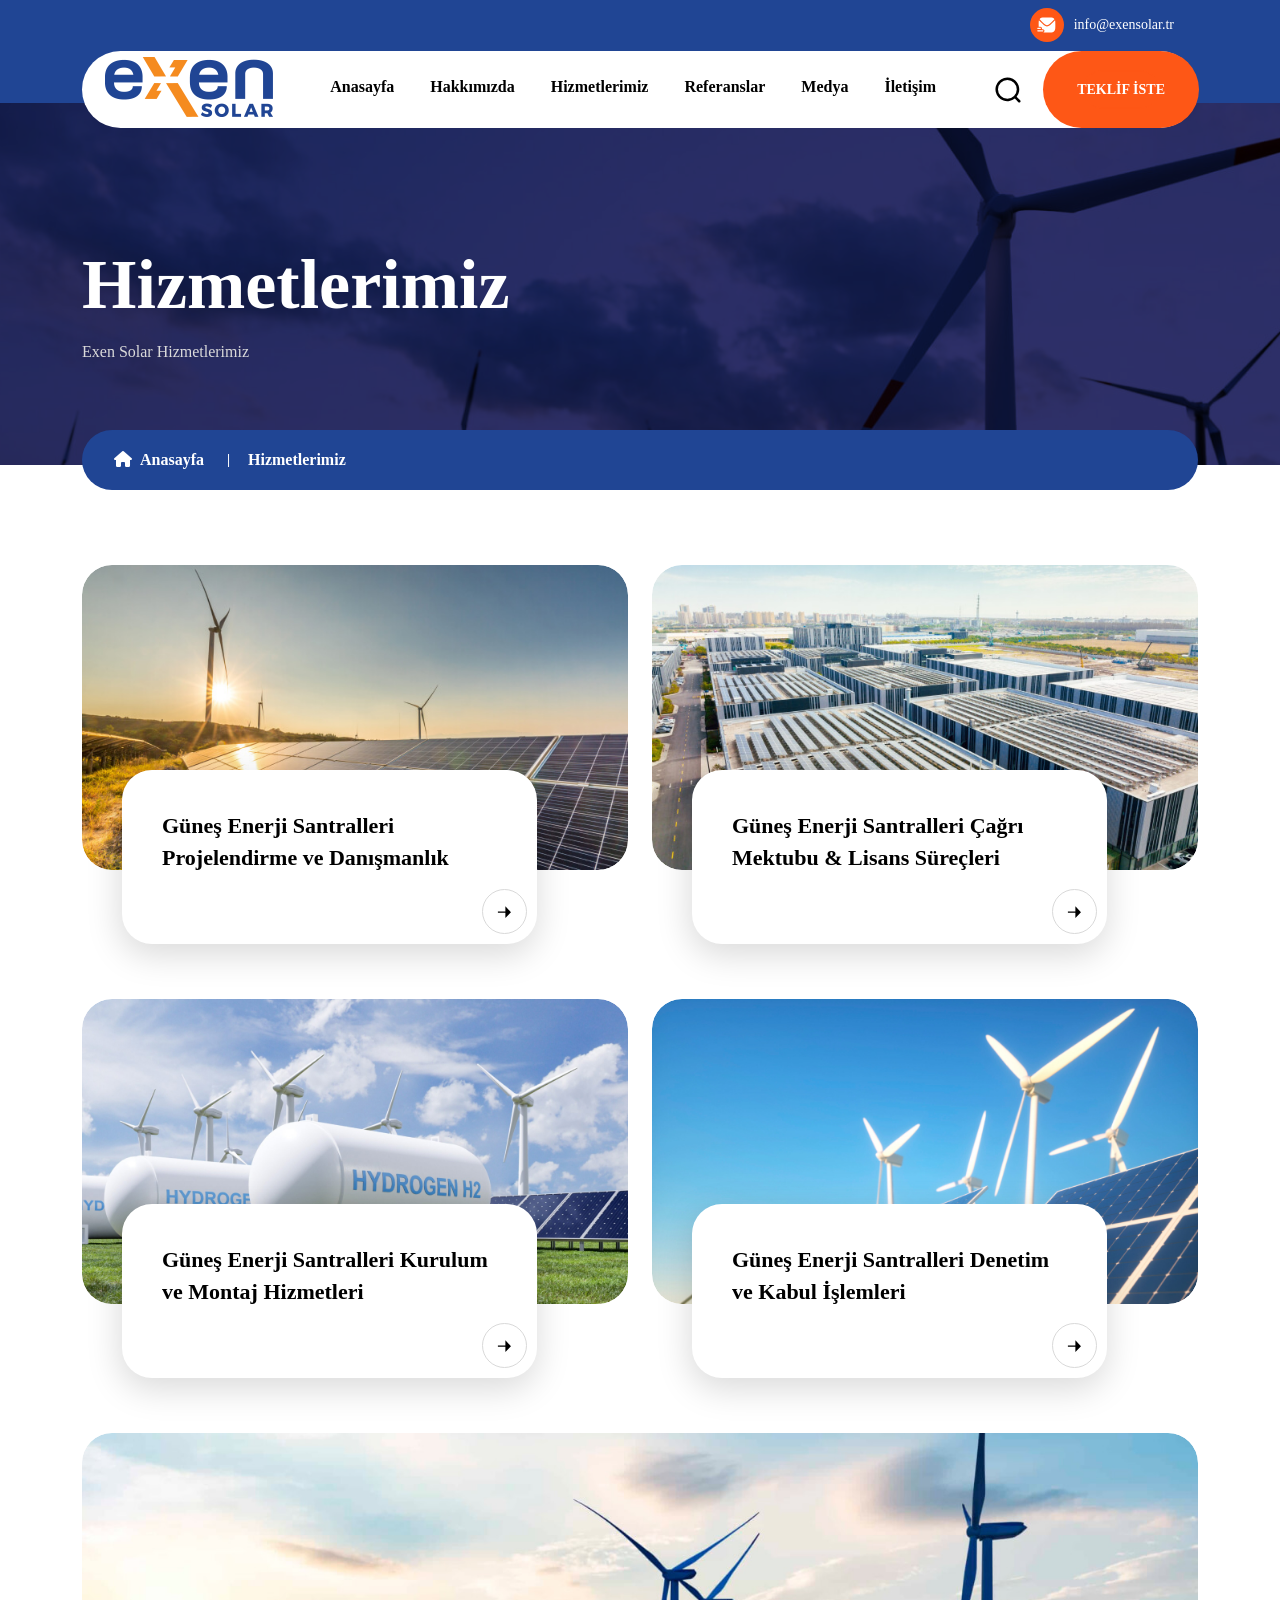
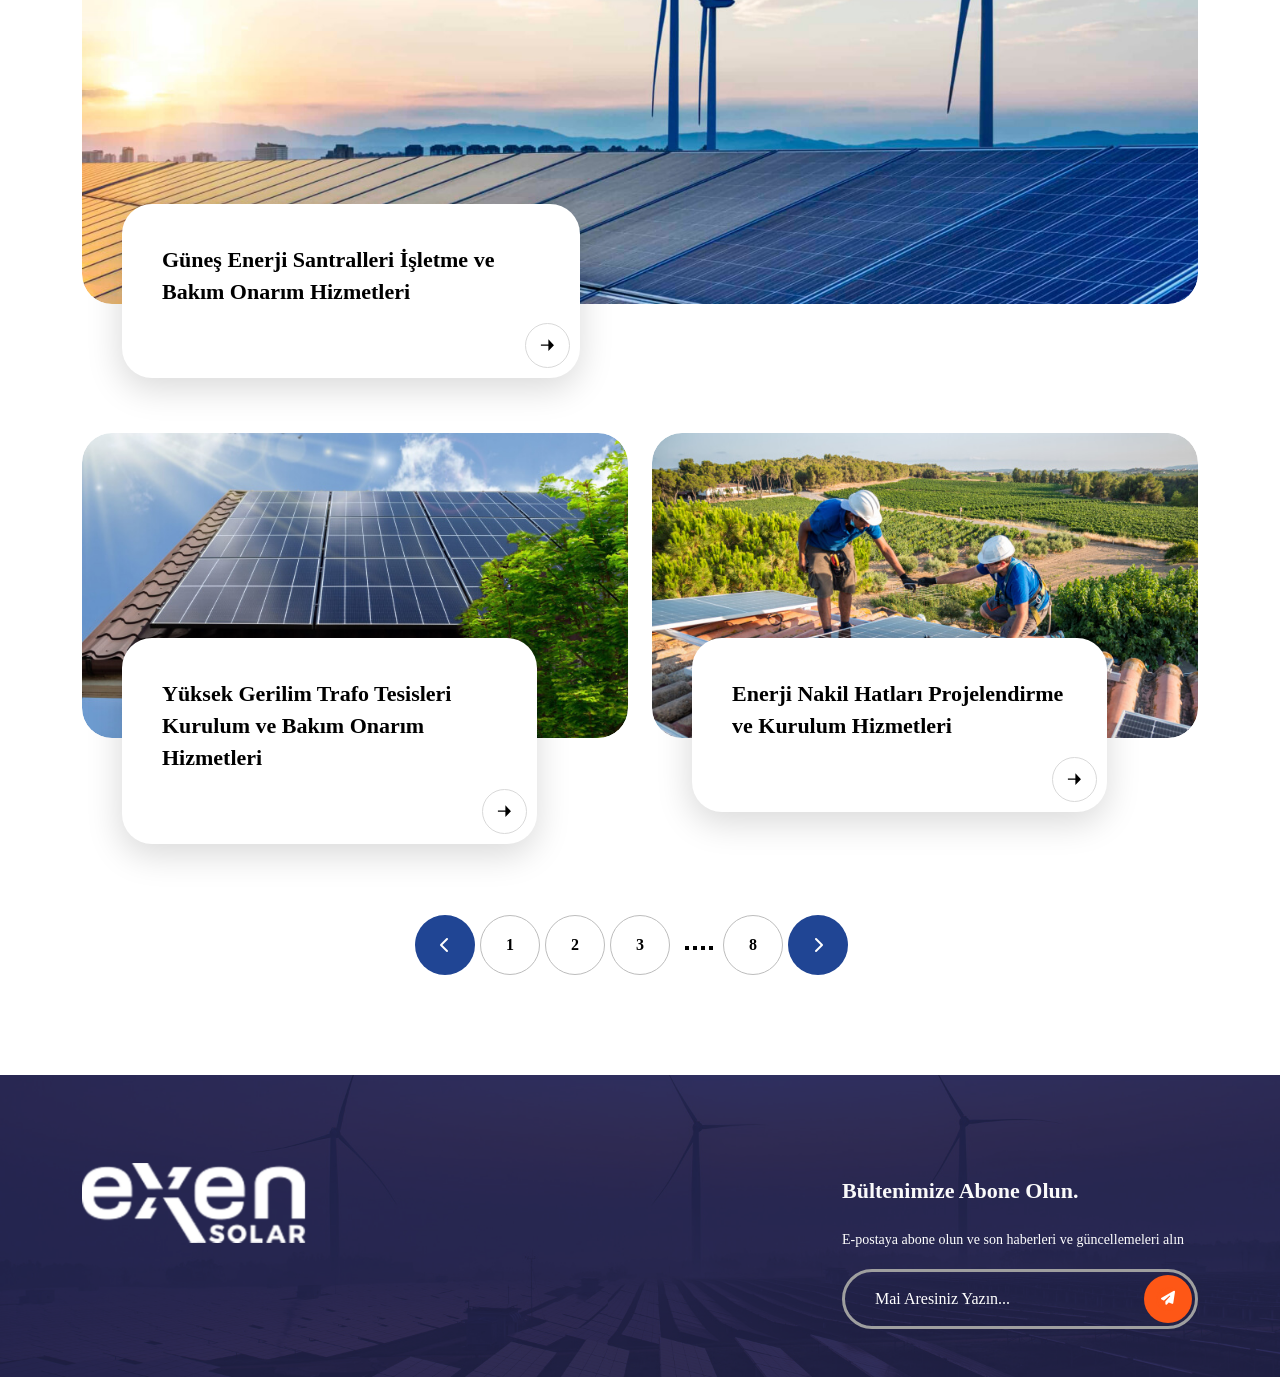
<file: wwwroot/our-projects.html>
<!DOCTYPE html>
<html lang="zxx">
<head>
    <meta charset="utf-8">
    <meta name="viewport" content="width=device-width, initial-scale=1.0">
    <title>Exen Solar</title>
    <link rel="icon" href="assets/img/favicon.png">

    <!-- CSS only -->
    <link rel="stylesheet" type="text/css" href="assets/css/bootstrap.min.css">
    <!-- Font Awesome 6 -->
    <link rel="stylesheet" href="assets/css/fontawesome.min.css">
    <!-- style -->
    <link rel="stylesheet" href="assets/css/style.css">
    <!-- responsive -->
    <link rel="stylesheet" href="assets/css/responsive.css">
    <!-- color -->
    <link rel="stylesheet" href="assets/css/color.css">
</head>
<body>
    <!-- preloader -->
    <div class="preloader">
        <div>
            <div class="multi-spinner-container">
                <div class="multi-spinner">
                    <div class="multi-spinner">
                        <div class="multi-spinner">
                            <div class="multi-spinner">
                            </div>
                        </div>
                    </div>
                </div>
            </div>
        </div>
    </div>
    <!-- preloader end -->
    <header>
        <div class="top-bar">
            <div class="container">
                <div class="top-bar-text">
                    <ul class="d-flex">
                    </ul>
                    <div class="d-flex top-bar-mail">
                        <div class="d-flex align-items-center me-4">
                            <i>
                                <svg width="19" height="16" viewBox="0 0 19 16" fill="none" xmlns="http://www.w3.org/2000/svg">
                                    <path d="M0.833252 10.7083C0.488074 10.7083 0.208252 10.9881 0.208252 11.3333C0.208252 11.6785 0.488074 11.9583 0.833252 11.9583H3.33325C3.67843 11.9583 3.95825 11.6785 3.95825 11.3333C3.95825 10.9881 3.67843 10.7083 3.33325 10.7083H0.833252Z" fill="white" />
                                    <path d="M0.833252 13.2083C0.488074 13.2083 0.208252 13.4881 0.208252 13.8333C0.208252 14.1785 0.488074 14.4583 0.833252 14.4583H5.83325C6.17843 14.4583 6.45825 14.1785 6.45825 13.8333C6.45825 13.4881 6.17843 13.2083 5.83325 13.2083H0.833252Z" fill="white" />
                                    <path d="M2.59071 2.24172L2.5 2.16667C2.757 1.81294 3.0305 1.55276 3.38422 1.29576C4.4795 0.5 6.04189 0.5 9.16667 0.5H10.8333C13.9581 0.5 15.5205 0.5 16.6157 1.29576C16.9695 1.55276 17.2214 1.78443 17.4784 2.13816L17.3737 2.24225L15.4505 4.16551C14.0491 5.56689 13.0416 6.5725 12.1726 7.23558C11.318 7.88758 10.6712 8.14908 9.99992 8.14908C9.3285 8.14908 8.68175 7.88758 7.82717 7.23558C6.95817 6.5725 5.95066 5.56689 4.54927 4.16551L2.92989 2.54612L2.59071 2.24172Z" fill="white" />
                                    <path d="M1.6665 8.00002C1.6665 5.80009 1.6665 4.37457 1.94419 3.34125L2.06971 3.45391L3.69904 5.08322C5.05926 6.44344 6.12525 7.50944 7.06879 8.22936C8.03456 8.96619 8.94517 9.39911 9.99975 9.39911C11.0543 9.39911 11.9649 8.96619 12.9307 8.22936C13.8742 7.50944 14.9402 6.44344 16.3004 5.08324L18.0527 3.33093C18.3332 4.36507 18.3332 5.79277 18.3332 8.00002C18.3332 11.1248 18.3332 12.6872 17.5374 13.7824C17.2804 14.1362 16.9693 14.4473 16.6156 14.7043C15.5203 15.5 13.9579 15.5 10.8332 15.5H9.1665C7.9762 15.5 7.0126 15.5 6.21518 15.456C6.95154 15.2834 7.49984 14.6224 7.49984 13.8334C7.49984 12.9129 6.75365 12.1667 5.83317 12.1667H4.77687C4.91868 11.9215 4.99984 11.6369 4.99984 11.3334C4.99984 10.4129 4.25365 9.66669 3.33317 9.66669H1.67251C1.6665 9.16577 1.6665 8.61294 1.6665 8.00002Z" fill="white" />
                                </svg>
                            </i>
                            <a href="mailto:info@exensolar.tr"><p>info@exensolar.tr</p></a>
                        </div>

                    </div>
                </div>
            </div>
        </div>
        <div class="container">
            <div class="menu-bar">
                <div class="logo">
                    <a href="index.html">
                        <img src="assets/img/exen_logo.png" alt="Logo" style="height:60px;">
                    </a>
                </div>
                <nav class="navbar">
                    <ul class="navbar-links">
                        </li>
                        <li class="navbar-dropdown">
                            <a href="index.html">Anasayfa</a>
                        </li>
                        <li class="navbar-dropdown">
                            <a href="about.html">Hakkımızda</a>
                        </li>

                        <li class="navbar-dropdown">
                            <a href="our-projects.html">Hizmetlerimiz</a>
                        </li>
                        <li class="navbar-dropdown">
                            <a href="references.html">Referanslar</a>
                        </li>
                        </li>
                        <li class="navbar-dropdown">
                            <a href="media.html">Medya</a>
                        </li>
                        <li class="navbar-dropdown">
                            <a href="contact.html">İletişim</a>
                    </ul>
                </nav>
                <div class="search-style d-flex align-items-center">
                    <a href="javascript:void(0)" class="search-btn">
                        <svg height="512" viewBox="0 0 24 24" width="512" xmlns="http://www.w3.org/2000/svg"><g id="_12" data-name="12"><path d="m21.71 20.29-2.83-2.82a9.52 9.52 0 1 0 -1.41 1.41l2.82 2.83a1 1 0 0 0 1.42 0 1 1 0 0 0 0-1.42zm-17.71-8.79a7.5 7.5 0 1 1 7.5 7.5 7.5 7.5 0 0 1 -7.5-7.5z"></path></g></svg>
                    </a>
                    <a class="header-button newsbox button" href="#">TEKLİF İSTE</a>
                </div>
                <div class="bar-menu">
                    <i class="fa-solid fa-bars"></i>
                </div>
            </div>
        </div>
        <div class="mobile-nav hmburger-menu" id="mobile-nav" style="display:block;">
            <div class="res-log">
                <a href="index.html">
                    <img src="assets/img/exen_logo.png" alt="Logo" style="height:60px;">
                </a>
            </div>
            <ul>

                <li class="navbar-dropdown">
                    <a href="index.html">Anasayfa</a>
                </li>
                <li class="navbar-dropdown">
                    <a href="about.html">Hakkımızda</a>
                </li>

                <li class="navbar-dropdown">
                    <a href="our-projects.html">Hizmetlerimiz</a>
                </li>
                <li class="navbar-dropdown">
                    <a href="references.html">Referanslar</a>
                </li>
                </li>
                <li class="navbar-dropdown">
                    <a href="media.html">Medya</a>
                </li>
                <li class="navbar-dropdown">
                    <a href="contact.html">İletişim</a>

            </ul>

            <a href="JavaScript:void(0)" id="res-cross"></a>


        </div>
        </div>
        </div>
    </header>
    <section class="banner" style="background-image:url(assets/img/banner.jpg)">
        <div class="container">
            <div class="banner-text">
                <h2>Hizmetlerimiz</h2>
                <p>Exen Solar Hizmetlerimiz</p>
                <ul class="page-breadcrumb">
                    <li><a href="index.html"><i class="fa-solid fa-house pe-2"></i>Anasayfa</a></li>
               
                    <li>Hizmetlerimiz</li>
                </ul>
            </div>
        </div>
    </section>
    <section class="gap our-projects">
        <div class="container">
            <div class="row">
                <div class="col-lg-6">
                    <div class="recent-projects-img">
                        <figure>
                            <img alt="recent-projects" src="assets/img/recent-projects-7.jpg">
                        </figure>
                        <div class="recent-projects-text">
                            <a href="#"><h5>Güneş Enerji Santralleri Projelendirme ve Danışmanlık</h5></a>
                            
                            <a href="#">
                                <i>
                                    <svg width="14" height="12" viewBox="0 0 14 12" xmlns="http://www.w3.org/2000/svg">
                                        <path fill-rule="evenodd" clip-rule="evenodd" d="M8.37998 0.369629L13.9606 6.16918L8.37998 11.9687V6.86986H0.897949V5.39253H8.37998V0.369629Z" />
                                    </svg>
                                </i>
                            </a>
                        </div>
                    </div>
                </div>
                <div class="col-lg-6">
                    <div class="recent-projects-img">
                        <figure>
                            <img alt="recent-projects" src="assets/img/recent-projects-8.jpg">
                        </figure>
                        <div class="recent-projects-text">
                            <a href="#"><h5>Güneş Enerji Santralleri Çağrı Mektubu & Lisans Süreçleri</h5></a>
                            
                            <a href="#">
                                <i>
                                    <svg width="14" height="12" viewBox="0 0 14 12" xmlns="http://www.w3.org/2000/svg">
                                        <path fill-rule="evenodd" clip-rule="evenodd" d="M8.37998 0.369629L13.9606 6.16918L8.37998 11.9687V6.86986H0.897949V5.39253H8.37998V0.369629Z" />
                                    </svg>
                                </i>
                            </a>
                        </div>
                    </div>
                </div>
                <div class="col-lg-6">
                    <div class="recent-projects-img">
                        <figure>
                            <img alt="recent-projects" src="assets/img/recent-projects-3.jpg">
                        </figure>
                        <div class="recent-projects-text">
                            <a href="#"><h5>Güneş Enerji Santralleri Kurulum ve Montaj Hizmetleri</h5></a>
                            
                            <a href="#">
                                <i>
                                    <svg width="14" height="12" viewBox="0 0 14 12" xmlns="http://www.w3.org/2000/svg">
                                        <path fill-rule="evenodd" clip-rule="evenodd" d="M8.37998 0.369629L13.9606 6.16918L8.37998 11.9687V6.86986H0.897949V5.39253H8.37998V0.369629Z" />
                                    </svg>
                                </i>
                            </a>
                        </div>
                    </div>
                </div>
                <div class="col-lg-6">
                    <div class="recent-projects-img">
                        <figure>
                            <img alt="recent-projects" src="assets/img/recent-projects-4.jpg">
                        </figure>
                        <div class="recent-projects-text">
                            <a href="#"><h5>Güneş Enerji Santralleri Denetim ve Kabul İşlemleri</h5></a>
                           
                            <a href="#">
                                <i>
                                    <svg width="14" height="12" viewBox="0 0 14 12" xmlns="http://www.w3.org/2000/svg">
                                        <path fill-rule="evenodd" clip-rule="evenodd" d="M8.37998 0.369629L13.9606 6.16918L8.37998 11.9687V6.86986H0.897949V5.39253H8.37998V0.369629Z" />
                                    </svg>
                                </i>
                            </a>
                        </div>
                    </div>
                </div>
                <div class="col-lg-12">
                    <div class="recent-projects-img">
                        <figure>
                            <img alt="recent-projects" src="assets/img/recent-projects-9.jpg">
                        </figure>
                        <div class="recent-projects-text two">
                            <a href="#"><h5>Güneş Enerji Santralleri İşletme ve Bakım Onarım Hizmetleri</h5></a>
                           
                            <a href="#">
                                <i>
                                    <svg width="14" height="12" viewBox="0 0 14 12" xmlns="http://www.w3.org/2000/svg">
                                        <path fill-rule="evenodd" clip-rule="evenodd" d="M8.37998 0.369629L13.9606 6.16918L8.37998 11.9687V6.86986H0.897949V5.39253H8.37998V0.369629Z" />
                                    </svg>
                                </i>
                            </a>
                        </div>
                    </div>
                </div>
                <div class="col-lg-6">
                    <div class="recent-projects-img">
                        <figure>
                            <img alt="recent-projects" src="assets/img/recent-projects-5.jpg">
                        </figure>
                        <div class="recent-projects-text">
                            <a href="#"><h5>Yüksek Gerilim Trafo Tesisleri Kurulum ve Bakım Onarım Hizmetleri</h5></a>
                         
                            <a href="#">
                                <i>
                                    <svg width="14" height="12" viewBox="0 0 14 12" xmlns="http://www.w3.org/2000/svg">
                                        <path fill-rule="evenodd" clip-rule="evenodd" d="M8.37998 0.369629L13.9606 6.16918L8.37998 11.9687V6.86986H0.897949V5.39253H8.37998V0.369629Z" />
                                    </svg>
                                </i>
                            </a>
                        </div>
                    </div>
                </div>
                <div class="col-lg-6">
                    <div class="recent-projects-img">
                        <figure>
                            <img alt="recent-projects" src="assets/img/recent-projects-6.jpg">
                        </figure>
                        <div class="recent-projects-text">
                            <a href="#"><h5>Enerji Nakil Hatları Projelendirme ve Kurulum Hizmetleri</h5></a>
                            
                            <a href="#">
                                <i>
                                    <svg width="14" height="12" viewBox="0 0 14 12" xmlns="http://www.w3.org/2000/svg">
                                        <path fill-rule="evenodd" clip-rule="evenodd" d="M8.37998 0.369629L13.9606 6.16918L8.37998 11.9687V6.86986H0.897949V5.39253H8.37998V0.369629Z" />
                                    </svg>
                                </i>
                            </a>
                        </div>
                    </div>
                </div>
                <ul class="pagination d-flex justify-content-center pt-3">
                    <li class="prev"><a href="#"><i class="fa-solid fa-chevron-left"></i></a></li>
                    <li><a href="#">1</a></li>
                    <li><a href="#">2</a></li>
                    <li><a href="#">3</a></li>
                    <li class="mx-2"><span></span><span></span><span></span><span></span></li>
                    <li><a href="#">8</a></li>
                    <li class="prev next"><a href="#"><i class="fa-solid fa-chevron-right"></i></a></li>
                </ul>
            </div>
        </div>
    </section>
    <footer class="gap no-bottom one" style="background-image:url(assets/img/footer.jpg)">
        <div class="container">
            <div class="row">
                <div class="col-lg-4 col-md-6">
                    <div class="logo">
                        <a href="index.html">
                            <img src="assets/img/exen_logo_2.png" alt="Logo" style="height:80px;">
                        </a>

                        </ul>
                    </div>
                </div>
                <div class="col-lg-4 col-md-6">
                    <div class="about-energix">
                        <h5></h5>
                        <p>

                        </p>
                    </div>
                </div>
                <div class="col-lg-4 col-md-6">
                    <div class="about-energix">
                        <h5>
                            Bültenimize abone olun.
                        </h5>
                        <p>
                            E-postaya abone olun ve son haberleri ve güncellemeleri alın
                        </p>
                        <form>
                            <input type="text" name="email" placeholder="Mai Aresiniz Yazın...">
                            <button class="button"><i class="fa-solid fa-paper-plane"></i></button>
                        </form>
                    </div>
                </div>
            </div>

        </div>
        </div>
        </div>
        </div>
        <div class="footer-bottom">
            <p></p>
        </div>
        <ul>
        </ul>
        </div>
        </div>
    </footer>
    <!-- mobile-search -->
    <div class="mobile-search">
        <div class="container">
            <div class="row d-flex justify-content-center">
                <div class="col-md-11">
                    <form>
                        <label>What are you lookking for?</label>
                        <div class="d-flex search-bar">
                            <input type="text" placeholder="Type Here to Search">
                            <button><i class="fa-solid fa-magnifying-glass"></i></button>
                        </div>
                    </form>
                </div>
                <div class="col-1 d-flex justify-content-end align-items-center">
                    <div class="search-cross-btn">

                        <i class="fa fa-times"></i>
                    </div>
                </div>
            </div>
        </div>
    </div>
    <!-- mobile-search end -->
    <div class="latterbox">
        <form class="request-quote-form">
            <h3>Teklif Al</h3>
            <input type="text" name="İsim Soyisim" placeholder="İsim Soyisim">
            <input type="text" name="Mail" placeholder="info@exensolar.tr">
            <textarea placeholder="Mesaj"></textarea>
            <button class="button">Gönder</button>
        </form>
        <div class="latterbox-cross-btn">
            <i class="fa fa-times"></i>
        </div>
    </div>
    <!-- progress -->
    <div id="progress">
        <span id="progress-value"><i class="fa-solid fa-arrow-up"></i></span>
    </div>
    <!-- jQuery -->
    <script src="assets/js/jquery-3.6.0.min.js"></script>
    <!-- Bootstrap Js -->
    <script src="assets/js/bootstrap.min.js"></script>
    <script src="assets/js/owl.carousel.min.js"></script>
    <script src="assets/js/slick.min.js"></script>
    <!-- fancybox -->
    <script src="assets/js/jquery.fancybox.min.js"></script>
    <script src="assets/js/custom.js"></script>
</body>
</file>
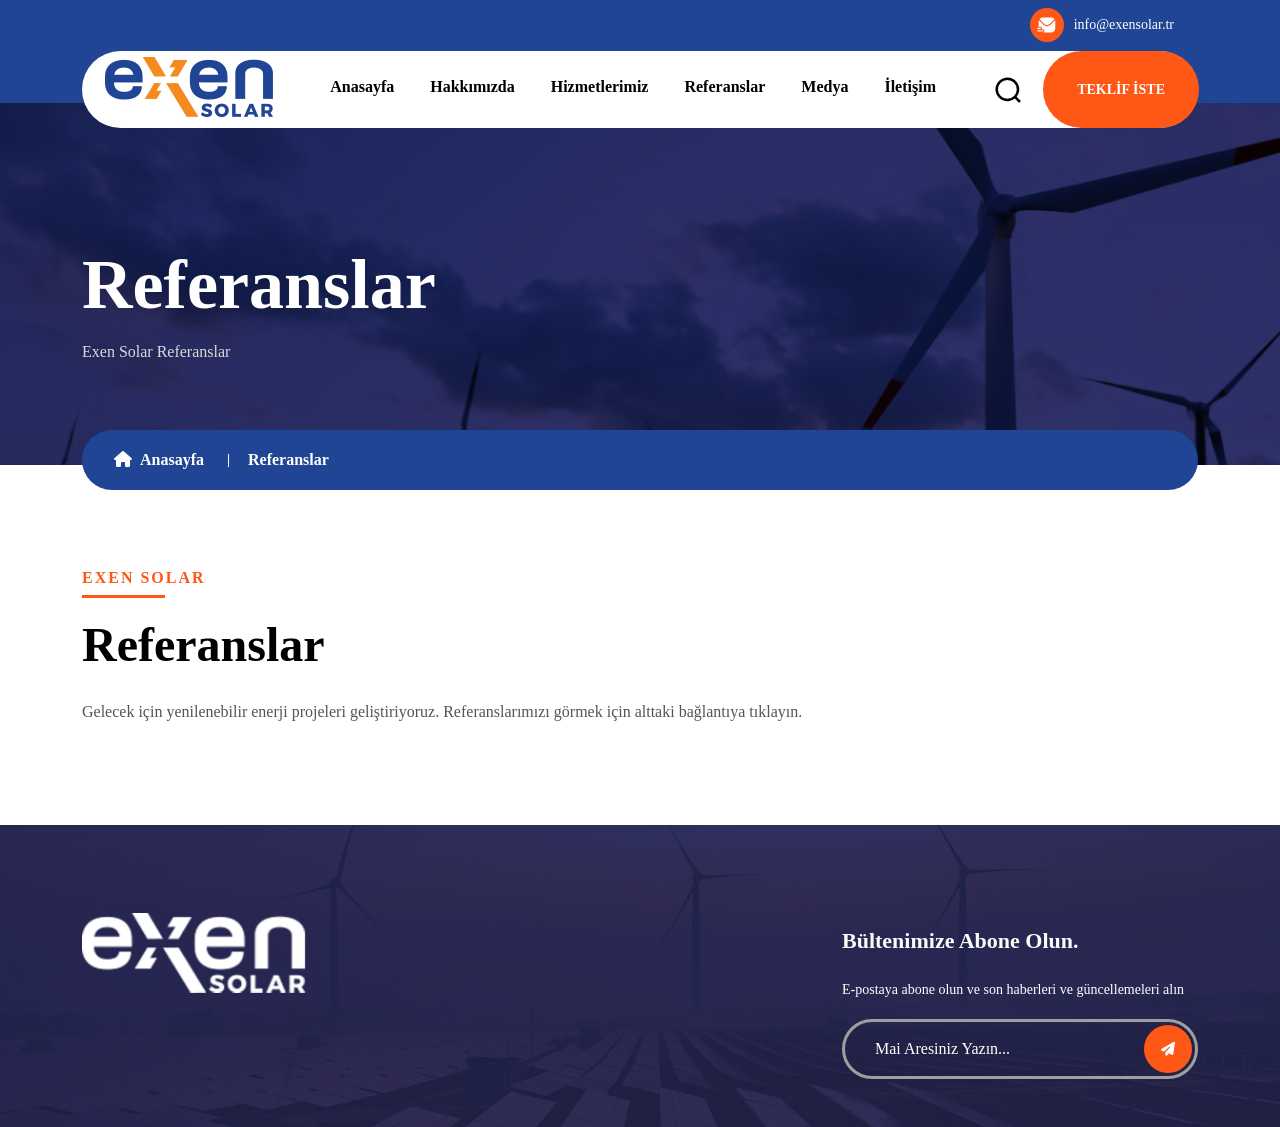
<file: wwwroot/references.html>
<!DOCTYPE html>
<html lang="zxx">
<head>
    <meta charset="utf-8">
    <meta name="viewport" content="width=device-width, initial-scale=1.0">
    <title>Exen Solar - Referanslar</title>
    <link rel="icon" href="assets/img/favicon.png">

    <!-- CSS only -->
    <link rel="stylesheet" type="text/css" href="assets/css/bootstrap.min.css">
    <link rel="stylesheet" href="assets/css/owl.carousel.min.css">
    <link rel="stylesheet" href="assets/css/owl.theme.default.min.css">
    <link rel="stylesheet" href="assets/css/slick.css">
    <!-- Font Awesome 6 -->
    <link rel="stylesheet" href="assets/css/fontawesome.min.css">
    <link rel="stylesheet" href="assets/css/slick-theme.css">
    <!-- fancybox -->
    <link rel="stylesheet" href="assets/css/jquery.fancybox.min.css">
    <!-- style -->
    <link rel="stylesheet" href="assets/css/style.css">
    <!-- responsive -->
    <link rel="stylesheet" href="assets/css/responsive.css">
    <!-- color -->
    <link rel="stylesheet" href="assets/css/color.css">
</head>
<body>
    <!-- preloader -->
    <div class="preloader">
        <div>
            <div class="multi-spinner-container">
                <div class="multi-spinner">
                    <div class="multi-spinner">
                        <div class="multi-spinner">
                            <div class="multi-spinner">
                            </div>
                        </div>
                    </div>
                </div>
            </div>
        </div>
    </div>
    <!-- preloader end -->
    <header>
        <div class="top-bar">
            <div class="container">
                <div class="top-bar-text">
                    <ul class="d-flex">
                    </ul>
                    <div class="d-flex top-bar-mail">
                        <div class="d-flex align-items-center me-4">
                            <i>
                                <svg width="19" height="16" viewBox="0 0 19 16" fill="none" xmlns="http://www.w3.org/2000/svg">
                                    <path d="M0.833252 10.7083C0.488074 10.7083 0.208252 10.9881 0.208252 11.3333C0.208252 11.6785 0.488074 11.9583 0.833252 11.9583H3.33325C3.67843 11.9583 3.95825 11.6785 3.95825 11.3333C3.95825 10.9881 3.67843 10.7083 3.33325 10.7083H0.833252Z" fill="white"/>
                                    <path d="M0.833252 13.2083C0.488074 13.2083 0.208252 13.4881 0.208252 13.8333C0.208252 14.1785 0.488074 14.4583 0.833252 14.4583H5.83325C6.17843 14.4583 6.45825 14.1785 6.45825 13.8333C6.45825 13.4881 6.17843 13.2083 5.83325 13.2083H0.833252Z" fill="white"/>
                                    <path d="M2.59071 2.24172L2.5 2.16667C2.757 1.81294 3.0305 1.55276 3.38422 1.29576C4.4795 0.5 6.04189 0.5 9.16667 0.5H10.8333C13.9581 0.5 15.5205 0.5 16.6157 1.29576C16.9695 1.55276 17.2214 1.78443 17.4784 2.13816L17.3737 2.24225L15.4505 4.16551C14.0491 5.56689 13.0416 6.5725 12.1726 7.23558C11.318 7.88758 10.6712 8.14908 9.99992 8.14908C9.3285 8.14908 8.68175 7.88758 7.82717 7.23558C6.95817 6.5725 5.95066 5.56689 4.54927 4.16551L2.92989 2.54612L2.59071 2.24172Z" fill="white"/>
                                    <path d="M1.6665 8.00002C1.6665 5.80009 1.6665 4.37457 1.94419 3.34125L2.06971 3.45391L3.69904 5.08322C5.05926 6.44344 6.12525 7.50944 7.06879 8.22936C8.03456 8.96619 8.94517 9.39911 9.99975 9.39911C11.0543 9.39911 11.9649 8.96619 12.9307 8.22936C13.8742 7.50944 14.9402 6.44344 16.3004 5.08324L18.0527 3.33093C18.3332 4.36507 18.3332 5.79277 18.3332 8.00002C18.3332 11.1248 18.3332 12.6872 17.5374 13.7824C17.2804 14.1362 16.9693 14.4473 16.6156 14.7043C15.5203 15.5 13.9579 15.5 10.8332 15.5H9.1665C7.9762 15.5 7.0126 15.5 6.21518 15.456C6.95154 15.2834 7.49984 14.6224 7.49984 13.8334C7.49984 12.9129 6.75365 12.1667 5.83317 12.1667H4.77687C4.91868 11.9215 4.99984 11.6369 4.99984 11.3334C4.99984 10.4129 4.25365 9.66669 3.33317 9.66669H1.67251C1.6665 9.16577 1.6665 8.61294 1.6665 8.00002Z" fill="white"/>
                                </svg>
                            </i>
                            <a href="mailto:info@exensolar.tr"><p>info@exensolar.tr</p></a>
                        </div>

                    </div>
                </div>
            </div>
        </div>
        <div class="container">
            <div class="menu-bar">
                <div class="logo">
                    <a href="index.html">
                        <img src="assets/img/exen_logo.png" alt="Logo" style="height:60px;">
                    </a>
                </div>
                <nav class="navbar">
                    <ul class="navbar-links">
                        </li>
                        <li class="navbar-dropdown">
                            <a href="index.html">Anasayfa</a>
                        </li>
                        <li class="navbar-dropdown">
                            <a href="about.html">Hakkımızda</a>
                        </li>

                        <li class="navbar-dropdown">
                            <a href="our-projects.html">Hizmetlerimiz</a>
                        </li>
                        <li class="navbar-dropdown">
                            <a href="references.html">Referanslar</a>
                        </li>
                        </li>
                        <li class="navbar-dropdown">
                            <a href="media.html">Medya</a>
                        </li>
                        <li class="navbar-dropdown">
                            <a href="contact.html">İletişim</a>
                    </ul>
                </nav>
                <div class="search-style d-flex align-items-center">
                    <a href="javascript:void(0)" class="search-btn">
                        <svg height="512" viewBox="0 0 24 24" width="512" xmlns="http://www.w3.org/2000/svg"><g id="_12" data-name="12"><path d="m21.71 20.29-2.83-2.82a9.52 9.52 0 1 0 -1.41 1.41l2.82 2.83a1 1 0 0 0 1.42 0 1 1 0 0 0 0-1.42zm-17.71-8.79a7.5 7.5 0 1 1 7.5 7.5 7.5 7.5 0 0 1 -7.5-7.5z"></path></g></svg>
                    </a>
                    <a class="header-button newsbox button" href="#">TEKLİF İSTE</a>
                </div>
                <div class="bar-menu">
                    <i class="fa-solid fa-bars"></i>
                </div>
            </div>
        </div>
        <div class="mobile-nav hmburger-menu" id="mobile-nav" style="display:block;">
            <div class="res-log">
                <a href="index.html">
                    <img src="assets/img/exen_logo.png" alt="Logo" style="height:60px;">
                </a>
            </div>
            <ul>

                <li class="navbar-dropdown">
                    <a href="index.html">Anasayfa</a>
                </li>
                <li class="navbar-dropdown">
                    <a href="about.html">Hakkımızda</a>
                </li>

                <li class="navbar-dropdown">
                    <a href="our-projects.html">Hizmetlerimiz</a>
                </li>
                <li class="navbar-dropdown">
                    <a href="references.html">Referanslar</a>
                </li>
                </li>
                <li class="navbar-dropdown">
                    <a href="media.html">Medya</a>
                </li>
                <li class="navbar-dropdown">
                    <a href="contact.html">İletişim</a>

            </ul>

            <a href="JavaScript:void(0)" id="res-cross"></a>


        </div>
        </div>
        </div>
    </header>
    <section class="banner" style="background-image:url(assets/img/banner.jpg)">
        <div class="container">
            <div class="banner-text">
                <h2>Referanslar</h2>
                <p>Exen Solar Referanslar</p>
                <ul class="page-breadcrumb">
                    <li><a href="index.html"><i class="fa-solid fa-house pe-2"></i>Anasayfa</a></li>
                    <li>Referanslar</li>
                </ul>
            </div>
        </div>
    </section>
    <section class="gap">
        <div class="container">
            <div class="row">
                <div class="col-lg-12">
                    <div class="heading">
                        <p>Exen Solar</p>
                        <div class="line"></div>
                        <h2>Referanslar</h2>
                    </div>
                    <p>Gelecek için yenilenebilir enerji projeleri geliştiriyoruz. Referanslarımızı görmek için alttaki bağlantıya tıklayın.</p>
                </div>
            </div>
        </div>
    </section>

    <footer class="gap no-bottom one" style="background-image:url(assets/img/footer.jpg)">
        <div class="container">
            <div class="row">
                <div class="col-lg-4 col-md-6">
                    <div class="logo">
                        <a href="index.html">
                            <img src="assets/img/exen_logo_2.png" alt="Logo" style="height:80px;">
                        </a>

                        </ul>
                    </div>
                </div>
                <div class="col-lg-4 col-md-6">
                    <div class="about-energix">
                        <h5></h5>
                        <p>

                        </p>
                    </div>
                </div>
                <div class="col-lg-4 col-md-6">
                    <div class="about-energix">
                        <h5>
                            Bültenimize abone olun.
                        </h5>
                        <p>
                            E-postaya abone olun ve son haberleri ve güncellemeleri alın
                        </p>
                        <form>
                            <input type="text" name="email" placeholder="Mai Aresiniz Yazın...">
                            <button class="button"><i class="fa-solid fa-paper-plane"></i></button>
                        </form>
                    </div>
                </div>
            </div>

        </div>
        </div>
        </div>
        </div>
        <div class="footer-bottom">
            <p></p>
        </div>
        <ul>
        </ul>
        </div>
        </div>
    </footer>
    <!-- mobile-search -->
    <div class="mobile-search">
        <div class="container">
            <div class="row d-flex justify-content-center">
                <div class="col-md-11">
                    <form>
                        <label>What are you lookking for?</label>
                        <div class="d-flex search-bar">
                            <input type="text" placeholder="Type Here to Search">
                            <button><i class="fa-solid fa-magnifying-glass"></i></button>
                        </div>
                    </form>
                </div>
                <div class="col-1 d-flex justify-content-end align-items-center">
                    <div class="search-cross-btn">

                        <i class="fa fa-times"></i>
                    </div>
                </div>
            </div>
        </div>
    </div>
    <!-- mobile-search end -->
    <div class="latterbox">
        <form class="request-quote-form">
            <h3>Teklif Al</h3>
            <input type="text" name="İsim Soyisim" placeholder="İsim Soyisim">
            <input type="text" name="Mail" placeholder="info@exensolar.tr"> 
            <textarea placeholder="Mesaj"></textarea>
            <button class="button">Gönder</button>
        </form>
        <div class="latterbox-cross-btn">
            <i class="fa fa-times"></i>
        </div>
    </div>
    <!-- progress -->
    <div id="progress">
        <span id="progress-value"><i class="fa-solid fa-arrow-up"></i></span>
    </div>
    <!-- jQuery -->
    <script src="assets/js/jquery-3.6.0.min.js"></script>
    <!-- Bootstrap Js -->
    <script src="assets/js/bootstrap.min.js"></script>
    <script src="assets/js/owl.carousel.min.js"></script>
    <script src="assets/js/slick.min.js"></script>
    <!-- fancybox -->
    <script src="assets/js/jquery.fancybox.min.js"></script>
    <script src="assets/js/custom.js"></script>
</body>
</html>
</file>
<file: wwwroot/assets/css/style.css>
﻿/*-----------------------------------------------------------------------------------

    [Master Stylesheet]

    Project:    Energix - Solar Energy and Renewable Energy HTML Template
    
    Version:    1.0

-----------------------------------------------------------------------------------

    [Table of contents]
    
        1. header
        2. navbar
        3. hero-section
        4. button
        5. domestic
        6. heading
        7. battery-storage
        8. count
        9. recent-projects
        10. energix
        11. use-energix
        12. video
        13. process-solutions
        14. free-consultation
        15. client-reviews
        16. pricing-plans
        17. solar-energy
        18. nav-c-slider
        19. request-quote
        20. request-quote-form
        21. Recent News
        22. blog-text
        23. sponsors
        24. footer
        25. footer social-media
        26. about-energix
        27. contact-footer
        28. footer-bottom
        29. featured-area-two
        30. header.two
        31. slide-two-img
        32. energize-society
        33. about-two-content
        34. sectors
        35. use-energix.two
        36. request-quote-info
        37. team-info
        38. recent-projects-two
        39. client-reviews-text.two
        40. our-experts
        41. blog-text.two
        42. about-energix
        43. ul.link-style
        44. contact-info.two
        45. page-breadcrumb
        46. our-blog-text
        47. posts
        48. ul.recent-posts
        49. blog-detalis
        50. share-this
        51. comment
        52. pagination
        53. check style
        54. about-two-content
        55. history
        56. our-projects
        57. Services
        58. solar-system
        59. information
        60. clean-energy
        61. team
        62. team-text
        63. progressbar
        64. Accordion styles
        65. 404 pag
        66. contact
        67. mobile-search
        68. mobile-nav
        69. progress go to top
        70. latterbox
    
    
-----------------------------------------------------------------------------------*/
/* General Style */

html,body {
    font-family: 'Sora';
    overflow-x: hidden;
}
p
{
    font-size: 16px;
    line-height: 30px;
    color: #555;
    margin: 0;
    font-weight: 400;
}
*{
    margin: 0;
    padding: 0;
}
a,h2,h3,h4,h5,h6{
    color: #000;
    margin: 0;
}
a{
    text-decoration: none;
}
h1{
  font-size: 70px;
}
h2{
    font-size: 60px;
    line-height: 70px;
}
h3{
    font-size: 30px;
    line-height: 40px;
}
h4{
    font-size: 24px;
    line-height: 34px;
}
h5{
    font-size: 22px;
    line-height: 32px;
}
h6{
    font-size: 18px;
    line-height: 32px;
}
img{
    object-fit: cover;
}
.gap {
    padding: 120px 0;
}
.no-top{
    padding-top: 0;
}
.no-bottom{
    padding-bottom: 0;
}
ul{
    padding: 0;
    margin: 0;
}
li{
    display: block;
}
figure {
    overflow: hidden;
}
/* 1. header */
/* top-bar */
.top-bar-text {
    display: flex;
    align-items: center;
    justify-content: space-between;
}
.top-bar-text a {
    text-transform: capitalize;
    font-weight: bold;
}
.top-bar-text p, .top-bar-text a {
    font-weight: 400;
    text-transform: lowercase;
    color: white;
}
.top-bar-text a p:hover{
    color: #fe5716;
}
.top-bar-text li i{
    padding-right: 6px;
}
.top-bar-text li {
    padding-right: 30px;
}
.top-bar-mail{
    align-items: center;
}
.top-bar-mail i {
    background-color: #FE5716;
    width: 40px;
    height: 40px;
    border-radius: 50%;
    justify-content: center;
    align-items: center;
    display: flex;
    margin-right: 10px;
}
.top-bar {
    z-index: 4;
    position: relative;
    padding: 8px;
    padding-bottom: 61px;
}
/* 2. navbar */
.overlay {
  position: fixed;
  top: 0;
  left: 0;
  width: 100vw;
  height: 100vh;
  background-color: rgba(0, 0, 0, 0.9);
  z-index: -1;
  opacity: 0;
  transition: 1s all;
}
.navbar {
    display: flex;
    align-items: center;
    position: relative;
    justify-content: center;
}
.navbar-logo {
  color: #ff3f34;
  text-decoration: none;
  font-size: 25px;
  padding: 0px 20px;
}

.navbar-links {
  list-style-type: none;
  display: flex;
}
.navbar-links li a {
    display: block;
    text-decoration: none;
    color: #707070;
    padding: 10px 25px;
    transition: 0.4s all;
}
.navbar-links li.navbar-dropdown {
  position: relative;
}
.navbar-links li.navbar-dropdown:hover .dropdown {
    visibility: visible;
    opacity: 1;
    transform: translatex(0px);
    z-index: 1111;
    padding: 10px;
}
.navbar-links li.navbar-dropdown .dropdown {
    padding: 10px;
    visibility: hidden;
    opacity: 0;
    position: absolute;
    top: 100%;
    transform: translatex(24px);
    left: 0;
    width: 250px;
    background-color: #fff;
    box-shadow: 0px 10px 10px 3px hsl(0deg 0% 0% / 16%);
    z-index: 111;
    transition: 0.4s all;
    margin-top: 27px;
}
.navbar-links li.navbar-dropdown .dropdown:before {
    content: "";
    width: 40%;
    height: 5px;
    position: absolute;
    top: -5px;
    left: 0;
}
.navbar-links li.navbar-dropdown .dropdown a {
    padding-left: 20px;
    padding-top: 16px;
    padding-bottom: 16px;
    font-weight: 400;
    border: 0;
    position: relative;
    text-transform: capitalize;
    color: #000;
}
.navbar-links li.navbar-dropdown .dropdown li:nth-child(even) a {
    background-color: #ebebeb;
}
.navbar-links li.navbar-dropdown .dropdown  li a:hover:before{
    width: 100%;
        opacity: 1;
    visibility: visible;
}
.navbar-links li.navbar-dropdown .dropdown li a:hover{
    color: white;
}
.navbar-links li.navbar-dropdown .dropdown li:nth-child(even) a:hover{
    background-color: transparent;
    color: white;
}
.navbar-links li.navbar-dropdown .dropdown  li a:before {
    content: "";
    width: 0;
    height: 100%;
    position: absolute;
    top: 0;
    left: 0;
    opacity: 0;
    visibility: hidden;
    z-index: -1;
}
.desktop-nav nav .nav-bar ul > li ul.sub-menu li a:hover {
    color: white;
}
.navbar-links li.navbar-dropdown .dropdown a:not(:last-child):hover:after {
    width: 75%;
}
.navbar-links li > a {
    border-bottom: 5px solid transparent;
    font-weight: 600;
    color: black;
    text-transform: capitalize;
    font-size: 18px;
}
.menu-bar {
    display: flex;
    align-items: center;
    justify-content: space-between;
    background-color: #ffffff;
    border-radius: 54px;
    padding-left: 23px;
    margin-top: -52px;
    z-index: 111;
    position: relative;
}
a.search-btn svg {
    width: 30px;
    height: auto;
    display: flex;
}
a.header-button {
    background-color: #fe5716;
    color: white;
    font-weight: bold;
    padding: 40px 34px;
    border-radius: 70px;
    margin-left: 20px;
}
.logo {
    margin-top: -12px;
}
/* 3. hero-section */
.slider-hero {
    margin-top: -52px;
    position: relative;
}
.hero-section {
    position: relative;
    padding-top: 200px;
    padding-bottom: 160px;
    background-size: cover;
    background-position: center;
    overflow: hidden;
}
.featured-area-one h2 {
    color: white;
    font-weight: bold;
    text-transform: capitalize;
    padding-bottom: 10px;
    width: 90%;
}
.featured-area-one{
  position: relative;
  z-index: 11;
}
.featured-area-one h6 {
    color: #dadada;
    width: 74%;
    padding-bottom: 20px;
}
/* 4. button */
.button {
    background-color: #fe5716;
    display: inline-block;
    padding: 20px 40px;
    border-radius: 65px;
    color: white;
    font-weight: bold;
    width: auto;
    position: relative;
    z-index: 1;
}
.button:hover {
    color: #fe5716;
    background-color: transparent;
    z-index: 1;
}
.button:before {
    content: "";
    position: absolute;
    border: 3px solid #fe5716;
    width: 100%;
    height: 100%;
    left: 0;
    border-radius: 50px;
    top: 0;
    transform: scale(0.5);
    z-index: -1;
}
button.button {
    border: 0;
}
.button:hover:before{
    transform: scale(1);
}
.owl-item.active .hero-section h2 {
    animation-duration: 1.3s;
    animation-name: fadeInOne;
}
.owl-item.active .hero-section h6 {
    animation-duration: 1.6s;
    animation-name: fadeInOne;
}
.owl-item.active .hero-section a.button {
    animation-duration: 2s;
    animation-name: fadeInOne; 
}
.owl-item.active .hero-section:before {
    position: absolute;
    content: "";
    height: 640px;
    width: 1040px;
    border-radius: 417px;
    background-color: #17195acf;
    z-index: 2;
    transform: rotate(317deg);
    left: 30px;
    top: -7%;
    animation-duration: 1s;
    animation-name: fade-down;
}
@keyframes fade-down {
  0% {
    opacity: 0;
    -webkit-top: -100px;
    top: -100px;
  }
  40% {
    opacity: 0;
    -webkit-top: -80px;
    top: -80px;
  }
  100% {
    opacity: 1;
  }
}
@keyframes fadeInOne {
  0% {
    opacity: 0;
    -webkit-transform: translateY(100px);
    transform: translateY(100px);
  }
  40% {
    opacity: 0;
    -webkit-transform: translateY(80px);
    transform: translateY(80px);  }
  100% {
    opacity: 1;
    -webkit-transform: none;
    transform: none;  }
}
.slider-home-1.owl-carousel .owl-dots.disabled, .slider-home-1.owl-carousel .owl-nav.disabled {
    display: block;
    position: absolute;
    z-index: 1;
    bottom: 50px;
    right: 18%;
}
.slider-home-1.owl-carousel .owl-nav.disabled button i {
    background-color: #ffffff;
    width: 56px;
    height: 56px;
    display: flex;
    align-items: center;
    justify-content: center;
    border-radius: 50%;
    border: 1px solid #0a9642;
    line-height: 0;
    font-size: 20px;
}
.slider-home-1.owl-carousel .owl-nav.disabled button i:hover{
  background-color: #fe5716;
  border: 1px solid #fe5716;
}
.owl-theme .owl-nav [class*=owl-]:hover {
    background: #fe571600;
    color: #fff;
    text-decoration: none;
}

/* 5. domestic */
.domestic {
    padding: 50px 100px;
    border-radius: 30px;
    text-align: center;
}
.domestic p{
  color: white;
}
.domestic h3 {
    font-weight: bold;
    color: white;
    padding-top: 24px;
    padding-bottom: 10px;
}
.domestic.commercial{
  background-color: #17195A;
}
/* 6. heading */
.heading p {
    color: #fe5716;
    text-transform: uppercase;
    font-weight: bold;
    letter-spacing: 2px;
}
.heading .line {
    display: block;
    width: 83px;
    height: 3px;
    background-color: #fe5716;
    margin-bottom: 18px;
    margin-top: 4px;
}
.heading h2 {
    font-weight: 800;
    text-transform: capitalize;
    font-size: 56px;
    line-height: 66px;
    padding-bottom: 25px;
}
.renewable-group {
    width: 86%;
    margin-left: auto;
}
.renewable-group img {
  padding-top: 20px;
}
.renewable-group h3 {
    font-size: 34px;
    font-weight: bold;
    padding-top: 10px;
}
/* 7. battery-storage */
.battery-storage {
    position: relative;
    overflow: hidden;
}
.battery-storage.two img {
    height: 674px;
}
.battery-storage:before {
    content: "";
    position: absolute;
    background-color: black;
    width: 100%;
    height: 100%;
    border-radius: 30px;
    opacity: .6;
}
.battery-storage-text p {
    color: white;
}
.battery-storage img{
    border-radius: 30px;
    width: 100%;
}
.battery-storage-text {
    position: absolute;
    z-index: 11;
    bottom: 30px;
    left: 30px;
    transform: translateY(54px);
}
.battery-storage-text h3 {
    color: white;
    font-weight: bold;
    padding-bottom: 4px;
}
.battery-storage-text h3 {
    color: white;
    font-weight: bold;
    padding-bottom: 20px;
}
.battery-storage:hover .battery-storage-text{
  transform: translateY(0px);
}
.battery-storage i {
    background-color: #0a9642;
    width: 100px;
    height: 100px;
    display: flex;
    align-items: center;
    border-radius: 50%;
    justify-content: center;
    position: absolute;
    top: 30px;
    left: 30px;
}
.battery-storage:hover:before{
  background-color: #17195A;
}
.battery-storage:hover i {
    background-color: #fe5716;
}
.battery-storage:hover svg {
    transform: rotate3d(1, 1, 1, 360deg);
}
/* 8. count */
.count-title-text {
    display: flex;
    justify-content: space-between;
    padding-top: 100px;
    align-items: center;
    text-align: center;
}
.count-title-text span,.count-title-text h2 {
    font-size: 50px;
    font-weight: bold;
    padding-top: 25px;
}
.count-title-text p {
    width: 74%;
    margin: auto;
}
/* 9. recent-projects */
.recent-projects{
    background-color: #FAFAFA;
}
.recent-projects-text {
    background-color: white;
    box-shadow: -1px 10px 34px 1px rgba(0,0,0,0.15);
    -webkit-box-shadow: -1px 10px 34px 1px rgba(0,0,0,0.15);
    -moz-box-shadow: -1px 10px 34px 1px rgba(0,0,0,0.15);
    padding: 40px;
    border-radius: 30px;
    width: 70%;
    margin-top: -100px;
    z-index: 1;
    position: relative;
    margin-left: 40px;
}
.recent-projects-text h5 {
    font-weight: bold;
    padding-bottom: 30px;
}
.recent-projects-text h6 {
    font-size: 32px;
    font-weight: bold;
    display: inline;
    padding-right: 15px;
}
.recent-projects-text span {
    color: #666;
    font-weight: 500;
    text-transform: uppercase;
}
.recent-projects-text i:hover svg{
    fill: white;
}
.recent-projects-text i {
    width: 45px;
    height: 45px;
    display: flex;
    align-items: center;
    position: absolute;
    border: 1px solid #D9D9D9;
    border-radius: 50%;
    justify-content: center;
    right: 10px;
    bottom: 10px;
}
.recent-projects-text i:hover{
    background-color: #FE5716;
}
.recent-projects-img img{
    border-radius: 30px;
    width: 100%;
}
.recent-projects-img {
    margin-bottom: 55px;
    width: 97%;
}
.recent-projects-text:hover {
    box-shadow: -1px 10px 34px 1px rgb(0 0 0 / 0%);
    -webkit-box-shadow: -1px 10px 34px 1px rgb(0 0 0 / 0%);
    -moz-box-shadow: -1px 10px 34px 1px rgba(0,0,0,0.15);
}
.new-project button.owl-dot.active {
    background-color: #eb5014;
}
.new-project button.owl-dot {
    background-color: #D9D9D9;
    height: 6px;
    width: 33%;
    margin-bottom: 60px;
}

.new-project.owl-theme .owl-dots .owl-dot span, .owl-theme .owl-dots .owl-dot:hover span {
    background: #86979100;
}
/* 10. energix */
.energix {
    position: relative;
    background-position: bottom;
    background-repeat: no-repeat;
    background-size: cover;
}
.energix:before {
    top: 0;
    content: "";
    position: absolute;
    background-color: #fafafa;
    width: 100%;
    height: 100%;
    opacity: .95;
}
.heading {
    position: relative;
}
/* 11. use-energix */
.use-energix {
    position: relative;
    align-items: flex-start;
    margin-bottom: 44px;
}
.use-energix h6 {
    color: #666;
}
.use-energix i {
    background-color: white;
    width: 105px;
    height: 105px;
    display: flex;
    align-items: center;
    justify-content: center;
    border-radius: 50%;
    border: 3px solid #0A9642;
    position: relative;
    z-index: 1;
}
.use-energix-icon i:before {
    transform: rotate(100deg);
    width: 110px;
    height: 110px;
    position: absolute;
    background-color: white;
    content: "";
    border-radius: 64%;
    z-index: -15;
    border: 10px solid #0a9642;
    clip-path: inset(50% 0 0 50%);
}
.use-energix:hover .use-energix-icon i:before{
    transform: rotate(466deg);
}
.use-energix-icon {
    position: relative;
    margin-right: 20px;
}
.use-energix h4 {
    font-size: 26px;
    font-weight: bold;
    padding-bottom: 8px;
}
@keyframes rotateme {
    from {
        transform: rotate(0deg);
    }
    to { 
        transform: rotate(360deg);
    }
}
@-webkit-keyframes rotateme {
    from {
        -webkit-transform: rotate(0deg);
    }
    to { 
        -webkit-transform: rotate(360deg);
    }
}
/* 12. video */
.video {
    position: relative;
}
.video img{
    border-radius: 30px;
    width: 100%;
}
.video a {
    position: absolute;
    top: 50%;
    left: 50%;
    transform: translate(-50%, -50%);
}
.video i {
    animation: shadow-pulse 1s infinite;
    width: 94px;
    height: 94px;
    display: flex;
    align-items: center;
    justify-content: center;
    border-radius: 50%;
    border: 3px solid #fff;
    outline: 5px solid #0a9642;
}
.call-for {
    position: relative;
    width: 54%;
    border-radius: 30px;
    padding: 40px;
    border-top-right-radius: 0;
    border-bottom-right-radius: 0;
}
.call-for p{
    text-transform: uppercase;
    color: white;
    font-weight: bold;
}
.call-for a{
    color: white;
    font-size: 24px;
    font-weight: bold;
}
.call-for.mail-for {
    background-color: white;
    border-radius: 30px;
    margin-left: -25px;
}
.call-for.mail-for p{
    color: #666;
}
.call-for.mail-for a{
    color: #000;
}
/* 13. process-solutions */
.process-solutions .heading {
    text-align: center;
}
.process-solutions .heading h2 {
    width: 71%;
    margin: auto;
}
.process-solutions .heading .line {
    margin: auto;
    margin-bottom: 18px;
    margin-top: 4px;
}
/* 14. free-consultation */
.free-consultation-number {
    display: flex;
    align-items: center;
    background-color: #FAFAFA;
    justify-content: space-between;
    padding-left: 40px;
    border-radius: 30px;
}
.free-consultation-number span {
    font-size: 30px;
    font-weight: bold;
    padding: 38px 29px;
    border-radius: 30px;
    color: white;
}
.free-consultation-number h3 {
    font-size: 26px;
    font-weight: bold;
    line-height: 36px;
}
.free-consultation {
    border: 5px solid #D9D9D9;
    border-radius: 30px;
    padding: 25px;
    padding-left: 0;
    width: 95%;
    margin-left: auto;
    margin-top: 40px;
}
.process-solutions .heading {
    padding-bottom: 40px;
}
.free-consultation-number {
    display: flex;
    align-items: center;
    background-color: #FAFAFA;
    justify-content: space-between;
    padding-left: 50px;
    border-radius: 30px;
    margin-bottom: 26px;
    margin-left: -20px;
}
.free-consultation p {
    padding-left: 35px;
    padding-bottom: 50px;
}
.free-consultation svg {
    margin-left: 35px;
}
.free-consultation:hover .free-consultation-number span{
    background-color: #fe5716;
}
/* 15. client-reviews */
.client-reviews-text h3 {
    line-height: 46px;
    color: #666;
    padding-bottom: 30px;
}
.client-reviews-text h4 {
    font-size: 32px;
    font-weight: bold;
}
.client-reviews-text i {
    width: 80px;
    height: 80px;
    border-radius: 50%;
    justify-content: center;
    display: flex;
    align-items: center;
    margin-right: 20px;
}
/* 16. pricing-plans */
.pricing-plans {
    background-color: #fafafa;
    padding-bottom: 360px;
}
.pricing-plans .heading {
    text-align: center;
}
.pricing-plans .heading .line {
    margin: auto;
    margin-bottom: 18px;
    margin-top: 4px;
}
/* 17. solar-energy */
.solar-energy {
    position: relative;
    background-color: white;
    border-radius: 30px;
    padding: 50px;
    border: 5px solid #0A9642;
    z-index: 1;
    margin-top: 18px;
    margin-bottom: 18px;
}
.solar-energy:before {
    top: -17px;
    content: "";
    width: 86%;
    height: 17px;
    z-index: -30;
    position: absolute;
    border-radius: 83px;
    border-bottom-left-radius: 0;
    border-bottom-right-radius: 0;
    left: 7.5%;
}
.solar-energy:after {
    bottom: -17px;
    content: "";
    width: 86%;
    height: 17px;
    z-index: -30;
    position: absolute;
    border-radius: 83px;
    border-top-left-radius: 0;
    border-top-right-radius: 0;
    left: 7.5%;
}
.solar-energy h3 {
    font-size: 22px;
    text-transform: uppercase;
    font-weight: bold;
    padding-top: 25px;
    padding-bottom: 5px;
}
.solar-energy h2 {
    font-weight: bold;
}
.solar-energy sub {
    font-size: 16px;
    bottom: 0;
    padding-left: 6px;
    font-weight: 400;
    color: #666;
}
.solar-energy h2 {
    font-weight: bold;
}
.solar-energy sub {
    font-size: 16px;
    bottom: 0;
    padding-left: 6px;
    font-weight: 400;
    color: #666;
}
.solar-energy ul {
    padding-top: 25px;
    padding-bottom: 15px;
}
.solar-energy ul li {
    padding-bottom: 20px;
    align-items: center;
    display: flex;
    font-size: 16px;
    color: black;
}
.solar-energy ul li img {
    padding-right: 10px;
}
/* 18. nav-c-slider */
.nav-c-slider {
    position: relative;
    border: 14px solid #fafafa;
    border-radius: 100%;
    min-height: 530px;
    margin-right: 80px;
}
.nav-c-slider:before {
    content: "";
    width: 407px;
    height: 552px;
    background-color: white;
    position: absolute;
    top: -25px;
    right: 190px;
    z-index: 0;
}
.nav-c-slider a img{
    width: 80px;
    height: 80px;
    border-radius: 100px;
    border: 3px solid #fff;
    box-shadow: rgb(0 0 0 / 17%) 3px 6px 7px 0px;
    -webkit-box-shadow: rgb(0 0 0 / 17%) 3px 6px 7px 0px;
    -moz-box-shadow: rgb(0 0 0 / 17%) 3px 6px 7px 0px;
}
.nav-c-slider a img,
.slider-main-img img{
    object-fit: cover;
}
.nav-c-slider a{
    position: absolute;
}
.nav-c-slider a:nth-child(1) {
    top: 0%;
    right: 9%;
}
.nav-c-slider a:nth-child(2) {
    top: 20%;
    right: -6%;
}
.nav-c-slider a:nth-child(3) {
    top: 44%;
    right: -11%;
}
.nav-c-slider a:nth-child(4) {
    top: 68%;
    right: -2%;
}
.nav-c-slider a:nth-child(5) {
    top: 84%;
    right: 14%;
}
.slider-main-img {
    position: absolute;
    left: 50%;
    top: 50%;
    transform: translate(-50%, -50%);
    -webkit-transform: translate(-50%, -50%);
    -moz-transform: translate(-50%, -50%);
    -o-transform: translate(-50%, -50%);
}
.slider-main-img img {
    width: 440px;
    height: 440px;
    border-radius: 100%;
}
a.next-slide:before,
a.next-slide.nav-active:before {
    content: "";
    width: 80px;
    height: 80px;
    position: absolute;
    top: 0;
    left: 0;
    opacity: 0;
    visibility: hidden;
    border-radius: 100px;
    z-index: 1;
}
.next-slide:hover:before,
a.next-slide.nav-active:hover:before,
a.next-slide.nav-active:before{
    visibility: visible;
    opacity: 0.8;
}
a.next-slide.nav-active {
    transform: rotate(30deg);
    -webkit-transform: rotate(30deg);
    -moz-transform: rotate(30deg);
    -o-transform: rotate(30deg);
}
/* Circle Slider End */
/* 19. request-quote */
.request-quote {
    border-radius: 30px;
    padding: 70px;
    position: relative;
    margin-top: -227px;
}
.request-quote .heading h2 {
    font-size: 50px;
    color: white;
}
.request-quote .heading h6 {
    font-size: 16px;
    color: white;
}
.request-quote:before {
    content: "";
    position: absolute;
    top: 0;
    width: 100%;
    height: 100%;
    border-radius: 30px;
    background-color: #17195ad9;
    left: 0;
}
/* 20. request-quote-form */
form.request-quote-form {
    position: relative;
}
form.request-quote-form input,form.request-quote-form textarea {
    width: 100%;
    height: 60px;
    border-radius: 60px;
    border: 0;
    outline: none;
    padding-left: 30px;
    margin-bottom: 16px;
}
form.request-quote-form textarea {
    height: 115px;
    padding-top: 20px;
    border-radius: 20px;
    margin-bottom: 16px;
}
form.request-quote-form {
    position: relative;
    padding: 40px;
    border-radius: 20px;
    margin-bottom: -128px;
}
/* 21. Recent News */
.blog-img {
    position: relative;
    margin-bottom: 10px;
}
.blog-img img {
    width: 100%;
    border-radius: 30px;
}
.admin img {
    border-radius: 50%;
    margin-right: 10px;
}
.blog-img h6 a{
    color: white;
}
.blog-img h6 {
    font-size: 14px;
    display: inline;
    padding: 18px 20px;
    border-radius: 31px;
    position: absolute;
    left: 10px;
    bottom: 10px;
    line-height: 0;
    font-weight: bold;
    color: white;
}
/* 22. blog-text */
.blog-text span {
    font-size: 14px;
    padding-right: 30px;
    text-transform: capitalize;
}
.blog-text > span {
    padding-right: 0;
    color: #666;
    border-bottom: 1px solid #666;
    line-height: 36px;
    text-transform: uppercase;
    letter-spacing: 1px;
}
.blog-text h4 {
    font-size: 26px;
    font-weight: bold;
    padding-bottom: 26px;
    text-transform: capitalize;
}
.blog-update a.button {
    margin-top: 50px !important;
}
/* 23. sponsors */
.sponsors {
    display: flex;
    align-items: center;
    justify-content: space-between;
}
.partners h3 {
    text-align: center;
    font-weight: bold;
    font-size: 26px;
    text-transform: uppercase;
    border-bottom: 1px solid;
    line-height: 22px;
    display: table;
    margin: auto;
    margin-bottom: 30px;
}
.sponsors img {
    box-shadow: 0px 10px 18px 0px rgba(0,0,0,0.1);
    -webkit-box-shadow: 0px 10px 18px 0px rgba(0,0,0,0.1);
    -moz-box-shadow: 0px 0px 28px 0px rgba(0,0,0,0.1);
    border-radius: 30px;
}
/* 24. footer */
footer.one {
    position: relative;
    background-repeat: no-repeat;
    background-size: cover;
    background-position: center;
    padding-top: 100px;
}
footer.one:before {
    content: "";
    position: absolute;
    top: 0;
    width: 100%;
    height: 100%;
    background-color: #17195a;
    mix-blend-mode: multiply;
    opacity: .9;
}
footer.one .logo {
    margin-top: -12px;
    z-index: 1;
    position: relative;
}
/* 25. footer social-media */
.social-media li a {
    color: white;
    font-weight: bold;
    text-transform: capitalize;
}
.social-media li a:hover,.footer-bottom li a:hover{
    color: #fe5716;
}
.social-media li {
    padding-right: 20px;
}
.social-media li i {
    padding-right: 8px;
}
.social-media {
    margin-top: 40px;
}
/* 26. about-energix */
.about-energix {
    position: relative;
}
.about-energix p {
    color: white;
}
.about-energix a p:hover{
    color: #FE5716;
}
.about-energix h5 {
    text-transform: capitalize;
    color: #fafafa;
    font-weight: bold;
    padding-bottom: 20px;
}
.about-energix input::placeholder{
    color: #fff;
}
.about-energix input {
    width: 100%;
    background-color: transparent;
    border: 3px solid #9F9F9F;
    height: 60px;
    padding-left: 30px;
    border-radius: 38px;
    color: #fff;
    outline: none;
}
.about-energix form{
    position: relative;
    margin-top: 16px;
}
.about-energix form .button {
    position: absolute;
    right: 6px;
    padding: 0;
    height: 48px;
    width: 48px;
    top: 6px;
}
/* 27. contact-footer */
.contact-footer {
    padding-top: 100px;
    position: relative;
}
.use-energix-icon i:before{
    transition: .7s ease-in-out;
}
.contact-info {
    border-radius: 62px;
    padding: 10px;
    align-items: center;
    display: flex;
}
.contact-info i {
    width: 74px;
    height: 74px;
    background-color: #fe5716;
    display: flex;
    align-items: center;
    justify-content: center;
    border-radius: 50%;
    margin-right: 10px;
}
.contact-info h4 {
    font-size: 18px;
    color: white;
    font-weight: bold;
}
.contact-info p {
    font-size: 16px;
    color: white;
}
/* 28. footer-bottom */
.footer-bottom {
    position: relative;
    display: flex;
    justify-content: space-between;
    padding-top: 40px;
    padding-bottom: 40px;
}
.footer-bottom ul{
    display: flex;
    align-items: center;
}
.footer-bottom li a {
    color: white;
    margin-left: 40px;
}
.footer-bottom p {
    color: white;
}
/* 29. featured-area-two */
.featured-area-two {
    padding-top: 230px;
    position: relative;
    background-repeat: no-repeat;
    background-size: cover;
    background-position: center;
    padding-bottom: 60px;
}
.banner {
    padding-top: 170px;
    position: relative;
    background-position: center;
    background-size: cover;
    background-repeat: no-repeat;
    margin-top: -53px;
}
.featured-area-two:before,.banner:before {
    content: "";
    position: absolute;
    top: 0;
    width: 100%;
    height: 100%;
    background-color: #17195a;
    left: 0;
    mix-blend-mode: multiply;
    opacity: 0.9;
}
/* 30. header.two */
header.two {
    width: 100%;
    position: absolute;
}
header.two .top-bar {
    background-color: transparent;
}
header.two .menu-bar {
    padding-left: 0;
}
header.two a.header-button {
    background-color: #fe5716;
    color: white;
    font-weight: bold;
    padding: 22px 34px;
    border-radius: 70px;
    margin-left: 20px;
}
header.two .logo {
    background-color: #fff;
    padding: 20px;
    margin-top: 0;
    border-radius: 61px;
    padding-top: 15px;
    padding-left: 30px;
    padding-right: 30px;
}
header.two .navbar-links li > a {
    color: white;
}
header.two .menu-bar{
    position: relative;
}
header.two .menu-bar:before {
    position: absolute;
    background-color: #0a9642;
    width: 100%;
    height: 100%;
    content: "";
    border-radius: 73px;
    left: 20%;
    z-index: -1;
}
header.two a.search-btn svg {
    fill: white;
}
.featured-area-two .featured-area-one h6 {
    padding-bottom: 36px;
}
/* 31. slide-two-img */
.slide-two-img img {
    border-radius: 50%;
    width: 100%;
}
.slide-two-img {
    position: relative;
    margin-right: 44px;
    margin-bottom: 38px;
}
.slide-two-img figure{
    position: relative;
}
.slide-two-img:before {
    transform: rotate(91deg);
    width: 676px;
    height: 676px;
    position: absolute;
    content: "";
    border-radius: 64%;
    z-index: 15;
    border: 70px solid #0a9642;
    clip-path: inset(26% 0 0 35%);
    left: -20px;
    top: 20px;
}
.two-slider {
    position: relative;
}
.experts-slider.owl-theme .owl-dots .owl-dot.active span,
.two-slider.owl-theme .owl-dots .owl-dot.active span {
    background: transparent;
    border: 5px solid #FE5716;
    padding: 4px;
    margin: 4px;
}
.experts-slider.owl-theme .owl-dots .owl-dot span,
.two-slider.owl-theme .owl-dots .owl-dot span {
    background: #b5b5b5;
    border: 8px solid #b5b5b5;
}
.two-slider{
    position: relative;
}
.two-slider .owl-dots {
    position: absolute;
    left: 0%;
    bottom: 20px;
    width: 9%;
}
/* 32. energize-society */
.energize-society {
    margin-right: 64px;
    position: relative;
}
.energize-society img {
    border-radius: 50%;
    width: 100%;
}
.energize-society:before {
    transform: rotate(22deg);
    width: 645px;
    height: 645px;
    position: absolute;
    content: "";
    border-radius: 64%;
    z-index: 15;
    border: 70px solid #0a9642;
    clip-path: inset(26% 0 0 35%);
    top: -14px;
    -webkit-animation-name: rotateme;
    -webkit-animation-duration: 88s;
    -webkit-animation-iteration-count: infinite;
    -webkit-animation-timing-function: linear;
}
/* 33. about-two-content */
.about-two-content p {
    width: 85%;
    padding-bottom: 40px;
}
.about-two-content i {
    width: 70px;
    height: 70px;
    background-color: #0a9642;
    display: flex;
    align-items: center;
    justify-content: center;
    border-radius: 50%;
    margin-right: 20px;
}
.about-two-content h2,.about-two-content span {
    font-size: 80px;
    font-weight: bold;
    line-height: 70px;
}
.about-two-content h6 {
    color: #666;
    font-weight: bold;
}
/* 34. sectors */
.sectors a i {
    width: 40px;
    height: 40px;
    display: flex;
    align-items: center;
    border: 3px solid #cbcbcb;
    justify-content: center;
    border-radius: 50%;
    color: #000;
    margin-right: 10px;
    font-size: 17px;
    line-height: 0;
}
.sectors a{
    display: flex;
    align-items: center;
    font-weight: bold;
    text-transform: uppercase;
}
.sectors{
    position: relative;
}
.sectors h4 {
    position: absolute;
    top: 10px;
    left: 10px;
    border-radius: 50px;
    line-height: 0;
    padding: 24px;
    width: -webkit-fill-available;
    margin-right: 10px;
    color: white;
    font-weight: bold;
}
.sectors img {
    width: 100%;
}
.sectors p {
    padding-top: 10px;
    padding-bottom: 26px;
    width: 96%;
}
.section-solar-energy {
    background-color: #fafafa;
    padding-bottom: 150px;
}
/* 35. use-energix.two */
.use-energix.two {
    text-align: center;
    margin-bottom: 0;
}
.use-energix.two i {
    width: 125px;
    height: 125px;
    margin: auto;
    margin-bottom: 25px;
}
.use-energix.two .use-energix-icon i:before{
    display: none;
}
.video.two{
    position: relative;
}
.video.two:after {
    bottom: -20px;
    content: "";
    width: 86%;
    height: 20px;
    position: absolute;
    border-radius: 83px;
    border-top-left-radius: 0;
    border-top-right-radius: 0;
    left: 7.5%;
}
.use-energix.two h4 {
   width: 92%;
   margin: auto;
}
/* 36. request-quote-info */
.section-solar-energy .request-quote{
    margin-top: 120px;
}
.request-quote-info {
    position: relative;
    display: flex;
}
.request-quote-info h4,.request-quote-info p {
    font-size: 18px;
    color: white;
}
.request-quote-info i {
    width: 56px;
    height: 56px;
    display: flex;
    align-items: center;
    justify-content: center;
    padding: 12px;
    border-radius: 50%;
    margin-right: 14px;
    margin-left: 30px;
}
.arista-square-img {
    position: relative;
    margin-top: -60px;
    margin-bottom: -172px;
    z-index: 1;
}
.request-quote.two {
    position: relative;
    background-size: cover;
    background-position: center;
}
.request-quote.two:after {
    bottom: -32px;
    content: "";
    width: 94%;
    height: 32px;
    position: absolute;
    border-radius: 100px;
    border-top-left-radius: 0;
    border-top-right-radius: 0;
    left: 2.5%;
}
/* 37. team-info */
.team-data {
    display: flex;
    align-items: center;
    width: 98%;
    margin: auto;
    border: 5px solid #0a9642;
    border-radius: 34px;
    padding-left: 30px;
}
.team-info span {
    font-size: 16px;
    color: #fe5716;
    border-bottom: 1px solid;
    display: inline;
    text-transform: uppercase;
}
.team-info h5 span {
    border: 0;
    font-size: 50px;
    font-weight: bold;
}
.team-info h5{
    font-size: 50px;
    font-weight: bold;
    line-height: 60px;
}
.team-info h6 {
    color: #949494;
    text-transform: uppercase;
    font-size: 14px;
    line-height: 24px;
    font-weight: bold;
}
.team-info li img{
    margin-right: 10px;
}
.team-info li {
    display: flex;
    font-size: 18px;
    padding-bottom: 14px;
    color: #666;
    font-weight: 400;
}
.team-info li {
    display: flex;
}
.team-info h4 {
    font-size: 30px;
    font-weight: bold;
    line-height: 40px;
    padding-top: 8px;
    padding-bottom: 15px;
}
.team-info ul {
    padding-bottom: 25px;
}
.team-image img {
    border-radius: 30px;
}
/* 38. recent-projects-two */
.recent-projects-two .owl-nav {
    position: absolute;
    top: -100px;
    right: 0;
}
.recent-projects-two .owl-nav i {
    display: flex;
    width: 70px;
    height: 70px;
    border: 3px solid #0A9642;
    border-radius: 50%;
    align-items: center;
    justify-content: center;
    font-size: 22px;
    margin-left: 10px;
}
.recent-projects-two .owl-nav i:hover{
    background-color: #FE5716;
    border: 3px solid #FE5716;
    color: white;
}
/* 39. client-reviews-text.two */
.client-reviews-text.two {
    width: 65%;
    text-align: center;
    margin: auto;
}
.client-reviews-text.two h5 {
    font-size: 24px;
    line-height: 40px;
    padding-bottom: 24px;
}
.client-reviews-text.two i {
   margin: auto;
   margin-bottom: 24px;
}
.client-reviews-text.two span {
    font-weight: bold;
    color: #fe5716;
}
.slider-nav.slick-initialized.slick-slider.slick-dotted {
    width: 64%;
    margin: auto;
    margin-top: 40px;
}
.slick-slide img {
    display: block;
    margin: auto;
    border-radius: 50px;
}
.slider-nav__item.slick-slide.slick-current{
    position: relative;
}
.slider-nav__item.slick-slide.slick-current:before {
    left: 19%;
    content: "";
    background-color: #01bd71b8;
    width: 97px;
    height: 100%;
    position: absolute;
    margin: auto;
    border-radius: 62px;
}
.slider-nav__item.slick-slide.slick-current:after {
    left: 21%;
    content: "";
    border: 3px solid #fff;
    width: 91px;
    height: 106px;
    position: absolute;
    margin: auto;
    border-radius: 62px;
    top: 3px;
}
/* 40. our-experts */
.our-experts{
    position: relative;
}
.our-experts:before{
    width: 100%;
    height: 100%;
    top: 0;
    position: absolute;
    opacity: .9;
    left: 0;
    content: "";
    background-color: #fff;
}
.our-experts-text:before {
    right: 0;
    content: "";
    position: absolute;
    background-color: white;
    width: 84%;
    height: 72%;
    z-index: 0;
    border-radius: 30px;
    margin-right: auto;
    top: 0;
    box-shadow: -21px 0px 35px 1px rgba(0,0,0,0.1);
-webkit-box-shadow: -21px 0px 35px 1px rgba(0,0,0,0.1);
-moz-box-shadow: -21px 0px 35px 1px rgba(0,0,0,0.1);
}
.our-experts-text {
    position: relative;
}
.our-experts-text img {
    border-radius: 50%;
    position: relative;
}
.our-experts-img {
    margin-right: 40px;
    position: relative;
}
.our-experts-text i {
    width: 40px;
    height: 40px;
    background-color: white;
    display: flex;
    align-items: center;
    border-radius: 50%;
    justify-content: center;
    margin-right: 10px;
}
.our-experts-text {
    position: relative;
    display: flex;
    align-items: center;
    width: 95%;
    margin-bottom: 35px;
}
.our-experts-text h3{
    font-weight: bold;
    position: relative;
}
.our-experts-text span{
    color: #FE5716;
    text-transform: capitalize;
    font-weight: 500;
    position: relative;
}
.mail-to {
    position: relative;
    background-color: #f1f1f1;
    border-radius: 36px;
    align-items: center;
    padding: 2px;
    margin-top: 30px;
    margin-bottom: 50px;
}
.mail-to a:hover{
    color: #FE5716;
}
.our-experts-text p a {
    display: flex;
    align-items: center;
    font-weight: bold;
    color: #666;
    text-transform: capitalize;
}
.our-experts-text p a i{
    width: auto;
    height: auto;
    margin-right: 10px;
}
.our-experts-img:before {
    transform: rotate(88deg);
    width: 330px;
    height: 330px;
    position: absolute;
    content: "";
    border-radius: 64%;
    z-index: 15;
    border: 32px solid #0a9642;
    clip-path: inset(26% 0 0 35%);
    top: -14px;
}
.partners {
    position: relative;
}
.sponsors.two {
    justify-content: flex-start;
}
.sponsors.three {
    justify-content: flex-end;
}
.sponsors.two img {
    margin-right: 30px;
    margin-bottom: 30px;
}
.sponsors.three img {
    margin-right: 30px;
}
/* 41. blog-text.two */
.blog-text.two h6 a{
    color: white;
}
.blog-text.two h6 {
    font-size: 14px;
    display: inline;
    padding: 18px 20px;
    border-radius: 31px;
    position: relative;
    line-height: 0;
    font-weight: bold;
    color: white;
    margin-right: 20px;
}
.blog-text.two p {
    padding-bottom: 30px;
}
.blog-text.two h4 {
    padding-bottom: 12px;
}
.blog-text-two-text {
    padding: 50px;
    border: 3px solid #dadada;
    border-radius: 30px;
    border-bottom: 0;
    border-bottom-left-radius: 0;
    border-bottom-right-radius: 0;
    margin-bottom: -22px;
    padding-bottom: 72px;
}
.blog-text-two-text > span {
    text-transform: uppercase;
    border-bottom: 1px solid;
    padding: 0;
    color: #666;
    margin-bottom: 10px;
    display: inline-block;
}
.blog-text-two-text.two {
    padding: 50px;
    border: 0;
    background-color: #fafafa;
    border-radius: 30px;
}
.mt-60 {
    margin-top: 60px;
}
.mb-80 {
    margin-bottom: 80px;
}
.logo p {
    color: white;
    padding-top: 20px;
}
/* 42. about-energix */
.about-energix h6{
    font-size: 22px;
    font-weight: bold;
    padding-bottom: 6px;
    color: white;
}
.about-energix .line {
    display: block;
    width: 70px;
    height: 4px;
    background-color: #fe5716;
    margin-bottom: 26px;
}
.about-energix .top-bar-mail {
    margin-bottom: 22px;
}
/* 43. ul.link-style */
ul.link-style {
    position: relative;
    display: flex;
    width: 100%;
    flex-wrap: wrap;
    color: #ccc;
    padding-top: 5px;
}
ul.link-style li {
    width: 50%;
    display: flex;
    align-items: center;
    padding-bottom: 35px;

}
ul.link-style li i {
    font-size: 14px;
    color: #FE5716;
}
ul.link-style li a {
    color: #fafafa;
    line-height: 0;
    margin-left: 16px;
}
ul.link-style li a:hover{
    color: #FE5716;
}
/* 44. contact-info.two */
.contact-info.two i {
    background-color: transparent;
    width: auto;
    height: auto;
}
.contact-info.two h3 {
    color: #fff;
    font-weight: bold;
    padding-left: 10px;
}
.contact-info.two {
    border-radius: 30px;
    padding: 30px 42px;
    justify-content: space-between;
}
.contact-info.two input {
    height: 60px;
    padding-left: 30px;
    border-radius: 44px;
    border: 0;
    outline: none;
    width: 540px;
    margin-right: 10px;
}
/* 45. page-breadcrumb */
.page-breadcrumb {
    position: relative;
    bottom: 0;
    width: 100%;
    padding: 18px 32px;
    border-radius: 40px;
    margin-top: 40px;
    transform: translateY(25px);
}
.banner-text p {
    color: #dadada;
    width: 34%;
    padding-top: 14px;
}
.page-breadcrumb li {
    position: relative;
    display: inline-block;
    margin-right: 20px;
    padding-right: 20px;
    color: #fff;
    font-weight: bold;
    font-size: 16px;
    text-transform: capitalize;
}
.page-breadcrumb li:after {
  position: absolute;
  content: "|";
  right: -6px;
  top: 1px;
  color: #fff;
  font-size: 14px;
}
.page-breadcrumb li:last-child {
  padding-right: 0px;
  margin-right: 0px;
}
.page-breadcrumb li:last-child::after {
  display: none;
}
.page-breadcrumb li a {
  font-weight: bold;
  text-transform: capitalize;
  transition: all 0.3s ease;
  -moz-transition: all 0.3s ease;
  -webkit-transition: all 0.3s ease;
  -ms-transition: all 0.3s ease;
  -o-transition: all 0.3s ease;
  font-size: 16px;
  color: white;
  text-transform: capitalize;
}
.page-breadcrumb li a:hover {
  color: #ffffff;
}
.banner-text {
    position: relative;
}
.banner-text h2 {
    font-size: 70px;
    font-weight: bold;
    color: white;
    line-height: 80px;
    text-transform: capitalize;
}
/* 46. our-blog-text */
.our-blog-text h2 {
    font-size: 36px;
    text-transform: capitalize;
    line-height: 46px;
    font-weight: bold;
    padding-bottom: 10px;
}
.our-blog-text-img .admin {
    background-color: #fff;
    align-items: center;
    width: fit-content;
    padding: 4px;
    border-radius: 40px;
    padding-right: 30px;
    position: absolute;
    bottom: 10px;
    left: 10px;
}
.our-blog-text-img h5 {
    font-size: 14px;
    color: #666;
}
.our-blog-text > span {
    text-transform: uppercase;
    border-bottom: 1px solid;
    padding: 0;
    color: #666;
    margin-bottom: 10px;
    display: inline-block;
}
.our-blog-text  h6 a{
    color: white;
}
.our-blog-text a{
    display: flex;
    align-items: center;
    font-weight: bold;
    text-transform: uppercase;
}
.our-blog-text a i {
    width: 40px;
    line-height: 0;
    height: 40px;
    display: flex;
    align-items: center;
    border: 3px solid #cbcbcb;
    justify-content: center;
    border-radius: 50%;
    color: #000;
    margin-right: 10px;
    font-size: 17px;
}
.our-blog-text h6 {
    font-size: 14px;
    display: inline;
    padding: 18px 20px;
    border-radius: 31px;
    position: relative;
    line-height: 0;
    font-weight: bold;
    color: white;
    margin-right: 20px;
}
.our-blog-text p {
    padding-top: 22px;
    padding-bottom: 22px;
    width: 90%;
}
.our-blog-text-img > img {
    width: 100%;
    border-radius: 30px;
}
.our-blog-text-img {
    position: relative;
    margin-bottom: 26px;
}
.our-blog-text {
    margin-bottom: 40px;
}
/* 47. posts */
.posts h4 {
    font-weight: bold;
}
.posts {
    border: 1px solid #cacaca;
    border-radius: 30px;
    padding: 40px;
    box-shadow: 6px 6px 0px 0px rgba(231,231,231,0.75);
    -webkit-box-shadow: 6px 6px 0px 0px rgba(231,231,231,0.75);
    -moz-box-shadow: 6px 6px 0px 0px rgba(231,231,231,0.75);
}
.posts .line {
    width: 100%;
    height: 4px;
    background-color: #E7E7E7;
    display: block;
    margin-top: 10px;
    position: relative;
    border-radius: 30px;
    margin-bottom: 24px;
}
.posts .line:before {
    width: 25%;
    border-radius: 35px;
    height: 4px;
    background-color: #FE5716;
    display: block;
    content: "";
    position: absolute;
}
/* 48. ul.recent-posts */
ul.recent-posts li span {
    color: #fe5716;
    font-weight: bold;
    text-transform: capitalize;
    padding-top: 6px;
    display: block;
}
ul.recent-posts li a:hover{
    color: #fe5716;
}
ul.recent-posts li:not(:last-child) {
    border-bottom: 1px solid #E7E7E7;
    padding-bottom: 25px;
    margin-bottom: 25px;
}
ul.recent-posts li a {
    text-transform: capitalize;
    font-size: 16px;
    font-weight: bold;
    display: block;
}
ul.recent-posts li {
    align-items: center;
    display: flex;
    justify-content: space-between;
}
ul.recent-posts li a {
    text-transform: capitalize;
    font-size: 16px;
    font-weight: bold;
    display: block;
    width: 86%;
}
ul.recent-posts li:hover i {
    transform: rotate(360deg);
    color: white;
    background-color: #fe5716;
}
ul.recent-posts li i {
    align-items: center;
    display: flex;
    width: 34px;
    height: 34px;
    justify-content: center;
    border-radius: 50%;
    background-color: #F8F8F8;
    transform: rotate(323deg);
}
ul.recent-comments li p {
    border-bottom: 1px solid #444;
    display: inline;
    color: #444;
}
ul.recent-comments li:not(:last-child) {
    border-bottom: 1px solid #E7E7E7;
    padding-bottom: 20px;
    margin-bottom: 20px;
}
ul.recent-comments li span {
    color: #000;
    font-weight: bold;
    display: block;
    padding-bottom: 4px;
}
ul.categories li a {
    display: flex;
    align-items: center;
    justify-content: space-between;
}
ul.categories li:not(:last-child) {
    border-bottom: 1px solid #E7E7E7;
    padding-bottom: 4px;
    margin-bottom: 16px;
}
ul.categories li a:hover{
    color: #FE5716;
}
ul.categories.meta li a {
    font-weight: 600;
}
/* 49. blog-detalis */
.blog-text p{
    width: 97%;
}
.custom-listing-stlyes li {
    font-size: 15px;
    font-family: 'Epilogue';
    font-weight: 600;
    color: #555;
    display: flex;
    align-items: center;
    padding-bottom: 14px;
}
.custom-listing-stlyes {
    margin-top: 30px;
}
.custom-listing-stlyes .bol {
    display: block;
    width: 15px;
    height: 15px;
    border: 5px solid #0A9642;
    border-radius: 50%;
    margin-right: 12px;
}
ul.custom-listing-stlyes h4 {
    font-weight: bold;
    font-size: 24px;
}
.blog-details-text .video {
    margin-top: 35px;
    margin-bottom: 35px;
}
.blog-details-text h2 {
    font-size: 40px;
    line-height: 60px;
    border-bottom: 1px solid;
    display: inline;
    font-weight: bold;
}
.blog-details-text > h4 {
    font-weight: bold;
    font-weight: bold;
    padding-top: 20px;
    padding-bottom: 20px;
}
/* 50. share-this */
.share-this li a {
    font-size: 16px;
    color: #444;
    font-weight: bold;
    margin: 0px 10px;
    border-bottom: 1px solid;
}
.share-this h6 {
    padding-right: 20px;
}
.share-this ul {
    display: flex;
    flex-wrap: wrap;
}
.share-this li {
    margin-left: 10px;
}
.share-this {
    border-radius: 30px;
    border: 1px solid #C1C1C1;
    padding: 20px 30px;
    display: flex;
    align-items: center;
    margin-top: 40px;
    box-shadow: 6px 6px 0px 0px rgba(231,231,231,0.75);
    -webkit-box-shadow: 6px 6px 0px 0px rgba(231,231,231,0.75);
    -moz-box-shadow: 6px 6px 0px 0px rgba(231,231,231,0.75);
}
/* 51. comment */
.comment {
    margin-top: 40px;
    padding: 40px 30px;
    border: 1px solid #c1c1c1;
    border-radius: 30px;
    box-shadow: 6px 6px 0px 0px rgba(231,231,231,0.75);
    -webkit-box-shadow: 6px 6px 0px 0px rgba(231,231,231,0.75);
    -moz-box-shadow: 6px 6px 0px 0px rgba(231,231,231,0.75);
}
.single-comment {
    background-color: white;
    display: flex;
    position: relative;
    border-radius: 30px;
    align-items: center;
    padding-right: 40px;
    margin-bottom: 20px;
    background-color: #fafafa;
    border: 1px solid #C1C1C1;
}
.single-comment h4 {
    padding-right: 20px;
    font-weight: bold;
}
li.single-comment.children {
    margin-left: 40px;
}
.comment .single-comment:before {
    display: none;
}
.single-comment a {
    position: absolute;
    right: 0px;
    padding: 10px 20px;
    top: 0;
    color: white;
    text-transform: capitalize;
    border-radius: 33px;
    background-color: #FE5716;
}
li.single-comment span {
    text-transform: uppercase;
    font-weight: 600;
    border-bottom: 1px solid;
    line-height: 15px;
}
li.single-comment img {
    border-radius: 30px;
}
li.single-comment p {
    padding-top: 10px;
    color: #444;
}
.comment > h4 {
    font-weight: bold;
    padding-bottom: 12px;
    color: #000;
    text-transform: capitalize;
}
.comment.leave > h4 {
    padding-bottom: 0;
}
.comment.leave p {
    color: #444;
}
.comment.leave input,.comment.leave textarea {
    width: 100%;
    height: 60px;
    border-radius: 44px;
    background-color: #fafafa;
    padding-left: 30px;
    border: 1px solid #C1C1C1;
    outline: none;
    margin-top: 20px;
    color: #000;
}
.comment.leave input::placeholder,.comment.leave textarea::placeholder{
    color: #000;
}
.comment.leave textarea{
    height: 160px;
    padding-top: 20px;
}
/* 52. pagination */
ul.pagination li a {
    width: 60px;
    border-radius: 50%;
    height: 60px;
    display: flex;
    align-items: center;
    border: 1px solid #bdbdbd;
    justify-content: center;
    color: black;
}
ul.pagination li a:hover {
    background-color: #fe5716;
    border: 1px solid #fe5716;
    color: #fff;
}
ul.pagination li span {
    width: 4px;
    height: 4px;
    background-color: rgb(0 0 0);
    margin: 0 2px;
    display: inline-flex;
}
ul.pagination{
    align-items: center;
}
ul.pagination li.prev a {
    font-size: 16px;
    color: white;
    border: 0;
}
ul.pagination li.prev a:hover {
    color: white;
    background-color: #fe5716;
}
ul.pagination li {
    margin-right: 5px;
    font-weight: bold;
}
/* 53. check style */
.check {
    margin-left: 15px;
    cursor: pointer;
    position: relative;
    margin-right: auto;
    -webkit-tap-highlight-color: #ff000000;
    transform: translate3d(0, 0, 0);
}
.check svg {
    margin-right: 15px;
    position: relative;
    z-index: 1;
    fill: none;
    stroke-linecap: round;
    stroke-linejoin: round;
    stroke: #c8ccd4;
    stroke-width: 1.5;
    transform: translate3d(0, 0, 0);
    transition: all 0.2s ease;
}
.check svg path {
  stroke-dasharray: 60;
  stroke-dashoffset: 0;
}
.check svg polyline {
  stroke-dasharray: 22;
  stroke-dashoffset: 66;
}
.check:hover:before {
  opacity: 1;
}
.check:hover svg {
  stroke: #0A9642;
}
#cbx:checked + .check svg {
    stroke: #0A9642;
}
#cbx:checked + .check svg path {
  stroke-dashoffset: 60;
  transition: all 0.3s linear;
}
#cbx:checked + .check svg polyline {
  stroke-dashoffset: 42;
  transition: all 0.2s linear;
  transition-delay: 0.15s;
}
/* 54. about-two-content */
.about-img img {
    border-radius: 30px;
}
.about-img {
    text-align: right;
    position: relative;
}
.about-img  img.img-about {
    position: absolute;
    left: 0;
    bottom: 0;
}
.about-img .about-two-content {
    justify-content: end;
    display: inline-flex;
    background-color: #0a9642;
    padding: 30px;
    border-radius: 30px;
    margin-top: 40px;
}
.about-img .about-two-content i {
    background-color: #ffffff;
}
.about-img .about-two-content h2,.about-img .about-two-content span {
    color: white;
}
.about-img .about-two-content h6{
    color: white;
}
/* 55. history */
.history h4 {
    width: 85%;
    font-weight: bold;
}
.history h2 {
    font-size: 40px;
    font-weight: bold;
    border-bottom: 3px solid #D9D9D9;
    border-top: 3px solid #D9D9D9;
    margin-bottom: 20px;
    position: relative;
}
.history h2:before {
    width: 12px;
    height: 12px;
    border-radius: 50%;
    position: absolute;
    content: "";
    bottom: -6px;
}
.history-slider .owl-nav {
    position: absolute;
    top: -120px;
    right: 0;
    width: auto;
}
.history-slider .owl-nav i {
    display: flex;
    width: 70px;
    height: 70px;
    border: 3px solid #0A9642;
    border-radius: 50%;
    align-items: center;
    justify-content: center;
    font-size: 22px;
}
.history-slider .owl-nav i:hover{
    background-color: #FE5716;
    border: 3px solid #FE5716;
    color: white;
}
.history-slider {
    position: relative;
}
/* 56. our-projects */
.our-projects .recent-projects-img {
    margin-bottom: 55px;
    width: 100%;
}
.recent-projects-text.two {
    width: 41%;
}
.recent-projects-img img{
    width: 100%;
}
/* 57. Services */
.heading span {
    color: #666;
    padding-bottom: 40px;
    display: block;
}
.use-energix.three h2 {
    font-size: 50px;
    line-height: 60px;
    font-weight: bold;
    margin-top: 34px;
    padding-bottom: 24px;
}
.use-energix.three p {
    width: 90%;
}
.services-img {
    margin-left: 60px;
}
.services-img img{
    width: 100%;
    border-radius: 30px;
}
.services-img.two {
    margin-left: 0;
    margin-right: 60px;
}
.energix.two:before {
    display: none;
}
.energix.two .call-for.mail-for {
    border: 3px solid #0a9642;
}
.solar-pv{
    border-radius: 30px;
    padding: 40px;
    background-color: #FAFAFA;
    position: relative;
}
.solar-pv h4 {
    font-size: 26px;
    font-weight: bold;
    padding-bottom: 16px;
    padding-top: 30px;
    position: relative;
}
.solar-pv i {
    position: relative;
    width: 120px;
    display: flex;
    height: 120px;
    align-items: center;
    justify-content: center;
    border-radius: 50%;
}
.solar-pv .team-info{
    position: relative;
}
.solar-pv:before {
    content: "";
    position: absolute;
    border-radius: 30px;
    width: 100%;
    height: 0%;
    background-color: #17195A;
    left: 0;
    bottom: 0;
}
.solar-pv:hover:before {
    height: 100%;
}
.solar-pv:hover h4{
    color: white;
}
.solar-pv:hover .team-info li{
    color: #BABABA;
}
/* 58. solar-system */
.solar-system span{
    font-weight: bold;
}
.solar-system p {
    width: 90%;
}
.solar-system h2 {
    font-weight: bold;
    font-size: 70px;
    line-height: 80px;
    padding-top: 6px;
    padding-bottom: 20px;
}
/* 59. information */
ul.information li h6 {
    font-weight: bold;
}
ul.information li{
    padding-top: 20px;
    padding-bottom: 32px;
    border-top: 3px solid #D9D9D9 ;
}
ul.information li span {
    text-transform: uppercase;
}
ul.information {
    width: 85%;
    margin-left: auto;
}
/* 60. clean-energy */
.clean-energy h5 {
    font-size: 40px;
    font-weight: bold;
    margin-bottom: 20px;
    line-height: 50px;
    display: block;
}
.quote {
    padding: 35px;
    border-radius: 30px;
    position: relative;
    display: flex;
    z-index: 11;
    align-items: center;
    margin-top: 50px;
    margin-bottom: 50px;
    background-color: #17195A;
}
.quote svg {
    fill: #f3274c;
}
.quote h3 {
    font-size: 40px;
    line-height: 50px;
    color: white;
    font-weight: bold;
    text-decoration: underline;
}
.quote i {
    margin-right: 20px;
    width: 110px;
    height: 110px;
    background-color: white;
    display: flex;
    align-items: center;
    justify-content: center;
    border-radius: 50%;
}
.use-energix.two .use-energix-icon {
    margin: auto;
}
.recent-projects.two {
    background-color: white;
}
/* 61. team */
.team-img img {
    border-radius: 50%;
    width: 100%;
}
.team-img {
    margin-right: 70px;
    position: relative;
}
.team-img:before {
    width: 519px;
    height: 519px;
    position: absolute;
    content: "";
    border-radius: 64%;
    z-index: 15;
    border: 70px solid #0a9642;
    clip-path: inset(26% 0 0 35%);
    top: -14px;
    -webkit-animation-name: rotateme;
    -webkit-animation-duration: 88s;
    -webkit-animation-iteration-count: infinite;
    -webkit-animation-timing-function: linear;
}
/* 62. team-text */
.team-text h3 {
    font-size: 36px;
    font-weight: bold;
}
.team-text h5 {
    font-size: 20px;
    color: #FE5716;
    text-transform: capitalize;
    padding-bottom: 10px;
}
.team-text .social-media li a{
    color: #FE5716;
}
.contact-info.team {
    background-color: white;
    border: 3px solid #0a9642;
}
.contact-info.team h4,.contact-info.team p {
    color: #000;
}
.team-about h3 {
    font-size: 40px;
    font-weight: bold;
    padding-bottom: 20px;
}
/* 63. progressbar */
.progressbar {
    display: inline-block;
    width: 130px;
    margin-right: 134px;
}
    .circle {
        width: 230px;
        height: 230px;
        margin: 0 auto;
        margin-top: 10px;
        display: inline-block;
        position: relative;
        text-align: center;
        position: relative;
        z-index: 1;
    }
    
    .circle canvas {
        vertical-align: middle;
        border-radius: 50%;
        display: block;
    }
    
.circle div {
    position: absolute;
    top: 50%;
    left: 50%;
    margin: -38px 0 0 -100px;
    width: 100%;
    text-align: center;
    line-height: 40px;
    font-size: 50px;
    font-weight: bold;
    margin-top: -30px;
}
.circle strong i {
    font-style: normal;
    font-size: 0.6em;
    font-weight: normal;
}
.circle span {
    display: block;
    color: black;
    margin-top: 12px;
}
.circle:before {
    content: "Home Shelter";
    position: absolute;
    top: 60%;
    right: 22%;
    font-size: 15px;
}
.circle.two:before {
    content: "Solar Energy";
}
.circle.three:before {
    content: "Save Global Energy";
    right: 28px;
}
.circle.for:before {
    content: "Completed Projects";
    right: 10%;
}
/* 64. Accordion styles */
.tabs {
  border-radius: 8px;
  overflow: hidden;
}
.tab {
  width: 100%;
  color: white;
  overflow: hidden;
  margin-bottom: 24px;
}
.tab-label {
    display: flex;
    justify-content: space-between;
    padding: 8px;
    font-weight: bold;
    cursor: pointer;
    align-items: center;
    font-size: 20px;
    text-transform: capitalize;
    border-radius: 57px;
    padding-left: 30px;
    color: black;
    border: 3px solid #0a9642;
}
.tab-label::after {
    content: "❯";
    width: 46px;
    height: 46px;
    text-align: center;
    transition: all 0.35s;
    background-color: #0a9642;
    border-radius: 50%;
    display: flex;
    align-items: center;
    justify-content: center;
    color: white;
}
.tab-content {
  max-height: 0;
  padding: 0 1em;
  color: #2c3e50;
  background: white;
  transition: all 0.35s;
  border: 3px solid #0a964200;
}
.tab-close {
  display: flex;
  justify-content: flex-end;
  padding: 1em;
  font-size: 0.75em;
  background: #2c3e50;
  cursor: pointer;
}
.tab-close:hover {
  background: #1a252f;
}
input:checked + .tab-label {
    background: #0A9642;
    color: white;
}
input:checked + .tab-label::after {
    transform: rotate(90deg);
    background-color: #fe5716;
}
input:checked ~ .tab-content {
    max-height: 100vh;
    padding: 24px;
    border: 3px solid #0a9642;
    border-radius: 40px;
    line-height: 30px;
    font-size: 16px;
    border-top: 0;
    border-top-left-radius: 0;
    border-top-right-radius: 0;
    margin-top: -32px;
    z-index: -6;
    position: relative;
    padding-top: 50px;
}
.tab input{
    position: absolute;
  opacity: 0;
  z-index: -1;
}
.pricing-plan-page {
    background-color: transparent;
}
.pricing-plan-page:before{
    background-color: transparent;
}
.pricing-plan-page .solar-energy {
    margin-bottom: 50px;
}
/* 65. 404 pag */
.error-section {
    position: relative;
    padding-top: 150px;
    padding-bottom: 100px;
    background-size: cover;
    background-position: center;
    background-repeat: no-repeat;
    margin-top: -53px;
}
.error-section:before {
    position: absolute;
    content: "";
    height: 100%;
    width: 100%;
    background-color: #17195acf;
    left: 0%;
    top: 0%;
}
.error h2{
    font-size: 190px;
    line-height: 180px;
    font-weight: bold;
    position: relative;
    z-index: 1;
    color: white;
}
.error h2 span {
    color: #FE5716;
}
.error h3{
    font-size: 26px;
    font-weight: bold;
    position: relative;
    z-index: 111;
    color: white;
    text-transform: uppercase;
}
.error p{
    position: relative;
    font-size: 18px;
    color: white;
    z-index: 111;
    width: 89%;
    margin: auto;
}
.error {
    position: relative;
    text-align: center;
    width: 44%;
    margin: auto;
}
.error form{
    margin-top: 30px;
    position: relative;
    margin-bottom: 20px;
}
.error input {
    height: 65px;
    padding-left: 30px;
    width: 100%;
    border-radius: 44px;
    border: 1px solid #c1c1c1;
    outline: none;
    z-index: 1;
    position: relative;
}
button.error-button {
    position: absolute;
    color: black;
    width: 55px;
    height: 55px;
    border-radius: 50%;
    border: 0;
    right: 5px;
    top: 5px;
    z-index: 1;
    background-color: white;
    font-size: 20px;
}
/* 66. contact */
.section-contact .heading h2 {
    width: 80%;
    margin: auto;
}
form.contact-form input::placeholder,form.contact-form textarea::placeholder{
    color: #666;
}
form.contact-form input,form.contact-form .nice-select.Advice {
    height: 60px;
    padding-left: 30px;
    border-radius: 59px;
    background-color: #fafafa;
    border: 1px solid #C1C1C1;
    width: 100%;
    margin-bottom: 30px;
    color: #666;
    outline: none;
}
form.contact-form .nice-select.Advice {
    padding-top: 10px;
    font-size: 16px;
    color: #666;
}
ul.list {
    width: 100%;
}
.nice-select .option.selected{
    color: black !important;
}
form.contact-form textarea {
    width: 100%;
    border-radius: 30px;
    background-color: #fafafa;
    border: 1px solid #c1c1c1;
    height: 198px;
    color: #666;
    padding-left: 30px;
    outline: none;
    padding-top: 20px;
}
.form-honey {
    position: absolute !important;
    width: 1px !important;
    height: 1px !important;
    overflow: hidden !important;
    clip-path: inset(50%) !important;
    white-space: nowrap !important;
}
.form-status {
    min-height: 20px;
    margin: 10px 0 0;
    color: #204594;
    font-size: 14px;
    line-height: 1.5;
}
.human-check { margin: 12px 0; padding: 12px 14px; border: 1px solid #dce2eb; border-radius: 8px; background: #f8fafc; }
.human-label { display: flex; align-items: center; gap: 10px; cursor: pointer; color: #34445d; font-size: 14px; }
form.contact-form .human-label { padding: 0; margin: 0; font-weight: 500; letter-spacing: 0; text-transform: none; }
form.contact-form .human-label input[type="checkbox"] { width: 19px; height: 19px; padding: 0; margin: 0; border-radius: 4px; accent-color: #214a91; }
.human-puzzle { display: flex; align-items: center; gap: 12px; margin-top: 12px; padding-top: 12px; border-top: 1px solid #e1e6ed; }
.human-puzzle[hidden] { display: none; }
.human-question { color: #48566d; font-weight: 600; }
.human-answer { width: 100px !important; height: auto !important; padding: 8px 10px !important; border: 1px solid #cbd5e1 !important; border-radius: 6px !important; margin: 0 !important; }
form.contact-form > button.button {
    border: 0;
    margin-top: 12px;
}
form.contact-form button:disabled,
form.request-quote-form button:disabled {
    opacity: .7;
    cursor: wait;
}
.nice-select .option:hover, .nice-select .option.focus,.nice-select .option.selected.focus {
    background-color: #0a9642;
    color: white;
}
form.contact-form  label{
    padding-bottom: 20px;
    font-weight: bold;
    letter-spacing: 1px;
    text-transform: uppercase;
    color: #000;
    font-size: 16px;
}
.contact-information h3{
    padding-bottom: 4px;
    font-weight: bold;
    letter-spacing: 1px;
    text-transform: uppercase;
    color: #000;
    font-size: 16px;
}
.nice-select:after {
    height: 10px;
    right: 27px;
    width: 10px;
    border-bottom: 3px solid #000;
    border-right: 3px solid #000;
    margin-top: -6px;
}
.nice-select:before {
    content: '';
    display: block;
    height: 49px;
    pointer-events: none;
    position: absolute;
    right: 7px;
    top: 4px;
    width: 49px;
    border-radius: 50%;
    border: 1px solid #c1c1c1;
    background-color: white;
}
.contact-info.contact-information {
    display: block;
    border-radius: 30px;
    margin-bottom: 30px;
    padding: 30px 50px;
}
.contact-info.contact-information i {
   margin-bottom: 14px;
}
.responsive-map iframe{
    height:460px;
    width:100%;
    border-radius: 30px;
}
.top-bar-text a p:hover{
    color: #fe5716;
}
.energize-society figure{
    border-radius: 50%;
}
.services-img figure,
.our-blog-text-img figure,.recent-projects-img figure,
.video figure,.blog-img figure,.sectors figure {
    border-radius: 30px;
}
.services-img:hover img,
.our-blog-text:hover .our-blog-text-img img,.recent-projects-img:hover img,
.video:hover img,.sectors:hover img,
.blog-text:hover .blog-img img,.energize-society:hover img {
    transform: scale(1.15) rotate(2deg);
}
.our-blog-text:hover .admin img{
    transform: scale(1) rotate(0deg);
}
figure{
    margin-bottom: 0;
}
.our-experts .heading,.services .heading,.section-contact .heading,
.section-solar-energy .heading,.recent-projects .heading,.blog-update .heading {
    text-align: center;
}
.section-solar-energy .heading .line,
 .recent-projects .heading .line,.section-contact .line,
  .blog-update .heading .line,.services .heading .line,
  .our-experts .heading .line{
    margin: auto;
    margin-bottom: 18px;
    margin-top: 4px;
}
.request-quote .heading {
    text-align: inherit;
}
.section-solar-energy .request-quote .heading h2 {
   padding-bottom: 8px;
}
.owl-carousel .owl-item img{
    width: auto;
}

/* 67. mobile-search */
.mobile-search input::placeholder {
    color: white;
}
.mobile-search input {
    border-top: none;
    outline: none;
    border-right: none;
    border-left: none;
    border-image: initial;
    border-radius: unset;
    border-bottom: 1px solid rgb(255 255 255);
    padding-bottom: 5px;
    width: 100%;
    background: 0px 0px;
    transition: all 0.3s ease-in-out 0s;
    color: rgb(255, 255, 255);
    margin-bottom: 20px;
    FONT-SIZE: 32px;
    padding-bottom: 8px;
    padding-left: 50px;
}
.mobile-search button {
    position: absolute;
    left: 0;
    background-color: transparent;
    border: 0;
    color: white;
    font-size: 30px;
}
.search-bar{
    position: relative;
}
.mobile-search input:focus { border-bottom: 1px solid rgb(255, 255, 255); }
.mobile-search label {
    color: rgb(255, 255, 255);
    margin-bottom: 50px;
}
.mobile-search.slide { transform: translateY(0px); opacity: 1; visibility: visible;
z-index: 111111111; }
.search-cross-btn {
    color: rgb(255, 255, 255);
    cursor: pointer;
    border-radius: 50%;
    width: 40px;
    position: absolute;
    top: 40px;
    right: 40px;
    line-height: 43px;
    transition: all 0.5s ease 0s;
    line-height: 0;
    font-size: 36px;
}
.search-cross-btn:hover { color: rgb(255, 255, 255); }
.search-cross-btn i {
    font-size: 38px;
    cursor: pointer;
}
.mobile-search {
    background: #0f0947;
    -webkit-box-shadow: 0 0 10px rgb(0 0 0 / 9%);
    box-shadow: 0 0 10px rgb(0 0 0 / 9%);
    width: 100%;
    height: 200px;
    border-radius: 4px;
    display: -webkit-box;
    display: -ms-flexbox;
    display: flex;
    -webkit-box-pack: center;
    -ms-flex-pack: center;
    justify-content: center;
    -ms-flex-wrap: wrap;
    flex-wrap: wrap;
    -webkit-box-align: center;
    -ms-flex-align: center;
    align-items: center;
    align-items: center;
    position: fixed;
    cursor: pointer;
    -webkit-transform: translateY(-100%);
    transform: translateY(-100%);
    top: 0;
    left: 0;
    z-index: 9999;
    opacity: 0;
    visibility: hidden;
    -webkit-transition: .5s ease;
    transition: .5s ease;
    padding: 35px 100px;
}
.mobile-search {
    background: #0f0947;
    -webkit-box-shadow: 0 0 10px rgb(0 0 0 / 9%);
    box-shadow: 0 0 10px rgb(0 0 0 / 9%);
    width: 100%;
    border-radius: 4px;
    display: -webkit-box;
    display: -ms-flexbox;
    display: flex;
    -webkit-box-pack: center;
    -ms-flex-pack: center;
    justify-content: center;
    -ms-flex-wrap: wrap;
    flex-wrap: wrap;
    -webkit-box-align: center;
    -ms-flex-align: center;
    align-items: center;
    align-items: center;
    position: fixed;
    cursor: pointer;
    -webkit-transform: translateY(-100%);
    transform: translateY(-100%);
    top: 0;
    left: 0;
    z-index: 9999;
    opacity: 0;
    visibility: hidden;
    -webkit-transition: .5s ease;
    transition: .5s ease;
    padding: 9px 76px;
}

/* 68. mobile-nav */
.mobile-nav {
    position: fixed;
    top: 0;
    left: 0;
    width: 35%;
    height: 100%;
    background-color: #fff;
    padding: 50px 40px 15px;
    z-index: 5;
    transition: 0.45s ease-in-out;
    transform: translateX(-101%);
    -webkit-transform: translateX(-101%);
    -moz-transform: translateX(-101%);
    -o-transform: translateX(-101%);
    overflow-y: auto;
}
.mobile-nav ul li a svg {
    width: 11px;
}
.for #nav-icon4{
  color: black;   
}
#nav-icon4 span:nth-child(1) {
  top: 0px;
  -webkit-transform-origin: left center;
  -moz-transform-origin: left center;
  -o-transform-origin: left center;
  transform-origin: left center;
}
#nav-icon4 span:nth-child(2) {
  top: 13px;
  -webkit-transform-origin: left center;
  -moz-transform-origin: left center;
  -o-transform-origin: left center;
  transform-origin: left center;
}
.responsive-bar {
    display: none;
}
#nav-icon4 span:nth-child(3) {
  top: 25px;
  -webkit-transform-origin: left center;
  -moz-transform-origin: left center;
  -o-transform-origin: left center;
  transform-origin: left center;
}
#nav-icon4.open span:nth-child(1) {
  -webkit-transform: rotate(45deg);
  -moz-transform: rotate(45deg);
  -o-transform: rotate(45deg);
  transform: rotate(45deg);
  top: -3px;
  left: 8px;
}

#nav-icon4.open span:nth-child(2) {
  width: 0%;
  opacity: 0;
}

#nav-icon4.open span:nth-child(3) {
  -webkit-transform: rotate(-45deg);
  -moz-transform: rotate(-45deg);
  -o-transform: rotate(-45deg);
  transform: rotate(-45deg);
  top: 35px;
  left: 8px;
}

i#nav-icon4 {
    display: none;
}
#nav-icon4 {
  width: 40px;
  height: 25px;
  position: relative;
  -webkit-transform: rotate(0deg);
  -moz-transform: rotate(0deg);
  -o-transform: rotate(0deg);
  transform: rotate(0deg);
  -webkit-transition: .5s ease-in-out;
  -moz-transition: .5s ease-in-out;
  -o-transition: .5s ease-in-out;
  transition: .5s ease-in-out;
  cursor: pointer;
  display: none;
  font-size: 25px;
  color: white;
}

#nav-icon4 span {
  display: block;
  position: absolute;
  height: 3px;
  width: 100%;
  opacity: 1;
  left: 0;
  -webkit-transform: rotate(0deg);
  -moz-transform: rotate(0deg);
  -o-transform: rotate(0deg);
  transform: rotate(0deg);
  -webkit-transition: .25s ease-in-out;
  -moz-transition: .25s ease-in-out;
  -o-transition: .25s ease-in-out;
  transition: .25s ease-in-out;
}
.mobile-nav > ul > li.menu-item-has-children:before {
    content: "";
    background-image: url(../img/down-arrow.svg);
    background-repeat: no-repeat;
    position: absolute;
    top: 25px;
    right: 0;
    width: 10px;
    height: 10px;
    transform: rotate(-90deg);
    -webkit-transform: rotate(-90deg);
    -moz-transform: rotate(-90deg);
    -o-transform: rotate(-90deg);
}
.mobile-nav > ul > li.menu-item-has-children.active:before {
    background-image: url(../img/down-arrow-clr.svg);
    transform: rotate(0deg);
    -webkit-transform: rotate(0deg);
    -moz-transform: rotate(0deg);
    -o-transform: rotate(0deg);
}
.mobile-nav > ul > li {
    position: relative;
    border-bottom: 0px solid #d4d4d4;
    padding: 10px 0;
    display: block;
}
.mobile-nav > ul > li:not(:last-child) {
    border-bottom: 1px solid #d1d1d1;
}
.mobile-nav > ul li > a {
    font-size: 16px;
    line-height: 26px;
    text-transform: capitalize;
    color: black;
}
.mobile-nav > ul > li > a {
    font-size: 20px;
    line-height: 30px;
}
.mobile-nav > ul > li.menu-item-has-children > ul.sub-menu {
    padding-left: 25px;
    padding-top: 10px;
    padding-bottom: 5px;
    position: absolute;
    height: 0;
    opacity: 0;
    visibility: hidden;
    transform: translateX(15px);
    -webkit-transform: translateX(15px);
    -moz-transform: translateX(15px);
    -o-transform: translateX(15px);
    border-top: 1px solid #d1d1d1;
    margin-top: 8px;
}
.mobile-nav > ul > li.menu-item-has-children.active > ul.sub-menu{
    position: relative;
    height: auto;
    opacity: 1;
    visibility: visible;
    transform: translateX(0);
    -webkit-transform: translateX(0);
    -moz-transform: translateX(0);
    -o-transform: translateX(0);
    transition-delay: 0.1s;
}
.mobile-nav > ul > li.menu-item-has-children.active > ul.sub-menu li {
    padding: 5px 0;
    position: relative;
}
.res-log img {
    width: auto;
}
.mobile-nav > ul > li.menu-item-has-children.active > ul.sub-menu li:before {
    content: "";
    width: 6px;
    height: 6px;
    position: absolute;
    top: 50%;
    transform: translateY(-50%);
    -webkit-transform: translateY(-50%);
    -moz-transform: translateY(-50%);
    -o-transform: translateY(-50%);
    left: -13px;
}
.res-log {
    margin-bottom: 30px;
}
.mobile-nav .donation {
    display: flex;
    align-items: center;
    margin: 25px 0;
}
.mobile-nav .donation a:first-child{
    margin-right: 40px;
}
.mobile-nav .donation a.theme-btn{
    padding: 10px 30px;
}
.mobile-nav .donation a.cart{
    position: relative;
}
.mobile-nav .donation a.cart:before {
    content: "1";
    color: white;
    width: 25px;
    height: 25px;
    position: absolute;
    display: flex;
    align-items: center;
    justify-content: center;
    border-radius: 50px;
    top: -7px;
    right: -19px;
    z-index: 1;
    font-size: 13px;
}
.res-rights p{
    color: #d6d6d6;
    font-weight: bold;
    letter-spacing: 5px;
    margin-top: 30px;
}

.mobile-nav.open {
    transform: translateX(0) !important;
    z-index: 33333333;
    box-shadow: 3px 3px 39px -4px rgba(0,0,0,0.75);
-webkit-box-shadow: 3px 3px 39px -4px rgba(0,0,0,0.75);
-moz-box-shadow: 3px 3px 39px -4px rgba(0,0,0,0.75);
}
li.menu-item-has-children.active {
    background-color: transparent;
}
.mobile-nav a#res-cross:before {
    content: "";
    width: 28px;
    height: 35px;
    background-image: url('../img/remove.svg');
    background-repeat: no-repeat;
    position: absolute;
    top: 15px;
    right: 20px;
}
.bar-menu {
    display: none;
    font-size: 26px;
}
header.two .has-children:before {
    background-image: url(../img/down-arrow-2.svg);
}
.has-children:before {
    content: "";
    background-image: url(../img/down-arrow.svg);
    background-repeat: no-repeat;
    position: absolute;
    top: 50%;
    transform: translateY(-50%);
    -webkit-transform: translateY(-50%);
    -moz-transform: translateY(-50%);
    -o-transform: translateY(-50%);
    right: 10px;
    width: 8px;
    height: 8px;
}
/* 69. progress go to top */
#progress {
z-index: 111;
  position: fixed;
  bottom: 20px;
  right: 10px;
  height: 60px;
  width: 60px;
  display: none;
  place-items: center;
  border-radius: 50%;
  box-shadow: 0 0 10px rgba(0, 0, 0, 0.2);
  cursor: pointer;
}
#progress-value {
  display: block;
  height: calc(100% - 15px);
  width: calc(100% - 15px);
  background-color: #ffffff;
  border-radius: 50%;
  display: grid;
  place-items: center;
  font-size: 35px;
  color: #001a2e;
}
span#progress-value i {
    font-size: 20px;
}
/* transition sped */
.our-blog-text a i,
.navbar-links li.navbar-dropdown .dropdown  li a:before,.about-energix a p,.sectors a i,
.services-img img,.call-for.mail-for a,.solar-pv:before,.solar-pv h4,.team-info li,.sponsors img,
.share-this li a,ul.pagination li a,.recent-projects-img img,.top-bar-text p, .top-bar-text a,
ul.link-style li a,.our-blog-text h2,ul.recent-posts li i,ul.recent-posts li a,ul.categories li a,.use-energix a h4:hover,.energize-society img,.sectors img,.sectors a,
.free-consultation-number span,.blog-text h4,.blog-img img,.button,.button:before,.video img,
.recent-projects-text h5,.recent-projects-text i,.recent-projects-text i svg,.free-consultation svg,
.battery-storage:before,.battery-storage i,.battery-storage svg,.recent-projects-text,.our-blog-text-img img,
.recent-projects-two .owl-nav i,.mail-to a,.social-media li a,.footer-bottom li a,.our-blog-text a,
.slider-home-1.owl-carousel .owl-nav.disabled button i,.battery-storage-text,.request-quote-info a p {
      transition: .3s ease-in-out;
}

/* 70. latterbox */

.latterbox.slide { 
    transform: scale(1.0);
    opacity: 1; visibility: visible;
    z-index: 111111111; 
}
.latterbox-cross-btn {
    color: rgb(255, 255, 255);
    cursor: pointer;
    border-radius: 50%;
    height: 53px;
    width: 68px;
    text-align: center;
    line-height: 43px;
    transition: all 0.5s ease 0s;
    position: absolute;
    top: 7%;
    right: 7%;
    font-size: 40px;
}
.latterbox {
    background: #17195ad6;
    width: 100%;
    height: 100%;
    border-radius: 4px;
    justify-content: center;
    flex-wrap: wrap;
    align-items: center;
    align-items: center;
    position: fixed;
    cursor: pointer;
    transform: scale(0);
    top: 0;
    left: 0;
    z-index: 9999;
    opacity: 0;
    visibility: hidden;
    -webkit-transition: .5s ease;
    transition: .5s ease;
    padding: 10% 32%;
}
.latterbox.slide .footer-subscribe {
    border: 0;
    padding-bottom: 0;
    width: 100%;
}
.top-bar-text a:hover{
    color: #fe5716;
}
form.request-quote-form h3 {
    font-size: 30px;
    font-weight: bold;
    padding-bottom: 16px;
    text-align: center;
    position: relative;
}
.latterbox.slide form.request-quote-form {
    background-color: white;
    border: 5px solid #0a9642;
}
.latterbox.slide form.request-quote-form input, .latterbox.slide form.request-quote-form textarea {
    background-color: #fafafa;
    padding-left: 30px;
    border: 1px solid #C1C1C1;
    position: relative;
}
.our-blog-text a:hover i,.sectors a:hover i {
    background-color: #0a9642;
    border: 3px solid #0a9642;
    color: white;
    transform: rotate(90deg);
}
.contact-info.two form button.button,
form.request-quote-form button.button {
    color: white;
}
.sponsors img:hover {
    transform: scale(.9);
}
.use-energix.two {
    width: 87%;
    margin: auto;
}
.use-energix.two h4 {
    font-size: 20px;
    width: 100%;
    line-height: 28px;
}
.mobile-nav p {
    color: black;
}
.mobile-nav .about-energix {
    margin-top: 40px;
}
.mobile-nav .about-energix .top-bar-mail {
    margin-bottom: 10px;
}
.preloader {
    width: 100%;
    height: 100%;
    display: flex;
    flex-wrap: wrap;
    align-items: center;
    justify-content: center;
    position: fixed;
    z-index: 999999999999999999;
    right: 0;
    top: 0;
    transition-duration: 1s;
    -webkit-transition-duration: 1s;
    transition-timing-function: cubic-bezier(0.86, 0, 0.09, 1);
    -webkit-transition-timing-function: cubic-bezier(0.86, 0, 0.09, 1);
}
.multi-spinner-container {
  width: 150px;
  height: 150px;
  position: relative;
  margin: 30px auto;
  overflow: hidden;
}

.multi-spinner {
    position: absolute;
    width: calc(100% - 9.9px);
    height: calc(100% - 9.9px);
    border: 5px solid transparent;
    border-top-color: #fff;
    border-radius: 50%;
    -webkit-animation: spin 5s cubic-bezier(0.17, 0.49, 0.96, 0.76) infinite;
    animation: spin 3s cubic-bezier(0.17, 0.49, 0.96, 0.76) infinite;
}
@keyframes spin {
    0% {
        -webkit-transform: rotate(0deg);
        transform: rotate(0deg);
    }
    100% {
        -webkit-transform: rotate(360deg);
        transform: rotate(360deg);
    }
}
.preloader {
    top: 0%;
}
.page-loaded .preloader {
    top: -100%;
}


@keyframes shadow-pulse
{
  0% {
    box-shadow: 0 0 0 0px rgba(0, 0, 0, 0.4);
  }
  100% {
    box-shadow: 0 0 0 35px rgba(0, 0, 0, 0);
  }
}

@keyframes shadow-pulse-big
{
  0% {
    box-shadow: 0 0 0 0px rgba(0, 0, 0, 0.2);
  }
  100% {
    box-shadow: 0 0 0 70px rgba(0, 0, 0, 0);
  }
}

.request-quote.two {
    margin-bottom: 40px !important;
}
.latterbox.slide button.button:hover {
    color: #fe5716;
}
.latterbox form.request-quote-form{
    position: relative;
}
.latterbox form.request-quote-form:before {
    content: "";
    position: absolute;
    width: 87%;
    height: 20px;
    border-radius: 300px;
    background-color: #0a9642;
    top: -20px;
    right: 0;
    z-index: 0;
    border-bottom-right-radius: 0;
    border-bottom-left-radius: 0;
    left: 7.5%;
}
.latterbox form.request-quote-form:after {
    content: "";
    position: absolute;
    width: 87%;
    height: 20px;
    border-radius: 300px;
    background-color: #0a9642;
    bottom: -20px;
    right: 0;
    z-index: 0;
    border-top-right-radius: 0;
    border-top-left-radius: 0;
    left: 7.5%;
}

/* Compact, viewport-safe quote dialog and human verification */
.latterbox.slide {
    display: flex;
    align-items: center;
    justify-content: center;
    overflow-y: auto;
    padding: 56px 16px 20px;
    box-sizing: border-box;
}
.latterbox.slide form.request-quote-form {
    width: min(500px, 100%);
    max-height: calc(100dvh - 88px);
    overflow-y: auto;
    padding: 24px 28px;
    margin: 0;
    border: 4px solid #0a9642;
    border-radius: 18px;
    box-sizing: border-box;
    overscroll-behavior: contain;
}
.latterbox.slide form.request-quote-form:before,
.latterbox.slide form.request-quote-form:after {
    content: none;
}
.latterbox.slide form.request-quote-form h3 {
    font-size: 26px;
    padding-bottom: 12px;
    margin-bottom: 8px;
}
.latterbox.slide form.request-quote-form input:not([type="hidden"]):not([type="checkbox"]),
.latterbox.slide form.request-quote-form textarea {
    height: 50px;
    margin-bottom: 10px;
    padding-left: 20px;
    border-radius: 28px;
}
.latterbox.slide form.request-quote-form textarea {
    height: 88px;
    padding: 15px 20px;
    border-radius: 14px;
}
.latterbox.slide form.request-quote-form .human-check {
    margin: 6px 0 12px;
    padding: 10px 12px;
    border-color: #dce2eb;
    border-radius: 9px;
    background: #f8fafc;
}
.latterbox.slide form.request-quote-form .human-label {
    display: flex;
    align-items: center;
    justify-content: flex-start;
    gap: 10px;
    min-height: 28px;
    margin: 0;
    padding: 0;
    color: #34445d;
    font: 500 14px/1.35 "DM Sans", sans-serif;
    text-transform: none;
    letter-spacing: 0;
    cursor: pointer;
}
.latterbox.slide form.request-quote-form .human-label input[type="checkbox"] {
    appearance: auto;
    flex: 0 0 19px;
    width: 19px;
    height: 19px;
    margin: 0;
    padding: 0;
    border: 0;
    border-radius: 4px;
    accent-color: #214a91;
}
.latterbox.slide form.request-quote-form .human-puzzle {
    display: flex;
    align-items: center;
    flex-wrap: wrap;
    gap: 8px;
    margin-top: 8px;
    padding-top: 8px;
}
.latterbox.slide form.request-quote-form .human-puzzle[hidden] {
    display: none;
}
.latterbox.slide form.request-quote-form .human-question {
    color: #48566d;
    font: 600 13px/1.4 "DM Sans", sans-serif;
}
.latterbox.slide form.request-quote-form .human-answer {
    flex: 0 0 86px;
    width: 86px !important;
    height: 38px !important;
    margin: 0 !important;
    padding: 6px 9px !important;
    border: 1px solid #cbd5e1 !important;
    border-radius: 6px !important;
}
.latterbox.slide form.request-quote-form button.button {
    position: sticky;
    bottom: 0;
    z-index: 2;
    margin-top: 4px;
    box-shadow: 0 0 0 8px #fff;
}
.contact-information a,
.contact-information a p {
    color: #fff !important;
}
.latterbox-cross-btn {
    top: 16px;
    right: 22px;
    z-index: 2;
}
@media (max-height: 620px) {
    .latterbox.slide form.request-quote-form {
        max-height: calc(100dvh - 74px);
        padding-top: 18px;
        padding-bottom: 18px;
    }
}
</file>
<file: wwwroot/assets/css/responsive.css>
@media only screen and (max-width: 2400px) and (min-width: 1400px){
    .container {
        max-width: 1400px;
    }
}
@media(max-width: 1650px){
}
@media(max-width: 1400px){
  .gap {
    padding: 100px 0;
  }
  .no-top{
      padding-top: 0;
  }
  .no-bottom{
      padding-bottom: 0;
  }
  .pricing-plans {
    padding-bottom: 340px;
  }
  .circle canvas, .circle {
    width: 210px !important;
    height: 210px !important;
  }
  .progresbar.pt-4 {
    padding-top: 10px !important;
  }
  .domestic {
    padding: 50px 65px;
  }
  .request-quote.two {
    margin-bottom: 50px;
  }
  .about-img img {
    width: 75%;
  }
  .about-img  img.img-about {
    width: 40%;
  }
  .about-img .about-two-content {
    margin-top: 40px;
  }
  .navbar-links li.navbar-dropdown .dropdown {
    width: 200px;
  }
  header.two a.header-button {
    padding: 16px 24px;
    FONT-SIZE: 14PX;
  }
  p {
    font-size: 16px;
    line-height: 26px;
  }
  ul.link-style li a {
    font-size: 14px;
  }
  .latterbox {
    padding: 5% 28%;
  }
  .history-slider .owl-nav i {
    width: 54px;
    height: 54px;
    font-size: 18px;
  }
  .slider-home-1.owl-carousel .owl-nav.disabled button i {
    width: 42px;
    height: 42px;
    font-size: 15px;
  }
  .has-children:before {
    right: 6px;
  }
  .error-section {
    padding-top: 120px;
    padding-bottom: 60px;
    margin-top: -53px;
  }
  .recent-projects-two .owl-nav i {
    width: 56px;
    height: 56px;
    font-size: 18px;
  }
  .our-experts-text:before {
    height: 71%;
  }
  .error p {
    width: 100%;
  }
  .slider-home-1.owl-carousel .owl-dots.disabled, .slider-home-1.owl-carousel .owl-nav.disabled {
    right: 10%;
  }
  .navbar-links li.navbar-dropdown .dropdown {
    margin-top: 14px;
  }
  .two-slider.owl-carousel .owl-item img{
    width: 100%;
  }
  .slide-two-img:before {
    width: 499px;
    height: 514px;
    border: 60px solid #0a9642;
  }
  .featured-area-two {
    padding-top: 200px;
    padding-bottom: 20px;
  }
  .featured-area-one h6 {
    width: 88%;
  }
  .navbar-links li.navbar-dropdown .dropdown a {
    padding-left: 14px;
    font-size: 14px;
    padding-top: 12px;
    padding-bottom: 12px;
  }
  header .logo svg {
    width: 183px;
    height: auto;
  }
  .hero-section {
    padding-top: 160px;
    padding-bottom: 100px;
  }
  .navbar-links li > a {
    font-size: 16px;
  }
  .navbar-links li a {
    padding: 10px 18px;
  }
  a.header-button {
    padding: 28px 34px;
    border-radius: 70px;
    margin-left: 20px;
    margin-right: -1px;
    font-size: 14px;
  }
  .featured-area-one h2 {
    font-size: 44px;
    line-height: 54px;
  }
  .top-bar-mail i {
    width: 34px;
    height: 34px;
  }
  .logo {
    margin-top: -5px;
  }
  .owl-item.active .hero-section:before {
    height: 585px;
    width: 927px;
    border-radius: 417px;
    left: -46px;
    top: -23%;
  }
  .heading h2 {
    font-size: 48px;
    line-height: 58px;
  }
  .team-img:before {
    width: 420px;
    height: 420px;
    border: 50px solid #0a9642;
  }
  .posts {
    padding: 30px;
  }
  .team-text p {
    font-size: 14px;
    line-height: 24px;
  }
  .tab-label {
    padding: 3px;
    padding-left: 26px;
    font-size: 16px;
  }
  .use-energix.three p {
    width: 100%;
  }
  .use-energix.three h2 {
    font-size: 44px;
    line-height: 54px;
  }
  ul.recent-posts li a {
    width: 90%;
  }
  ul.information {
    width: 90%;
  }
  .quote h3 {
    font-size: 34px;
    line-height: 50px;
  }
  .blog-details-text h2 {
    font-size: 34px;
    line-height: 48px;
  }
  .check {
    font-size: 14px;
  }
  .renewable-group {
    width: 100%;
  }
  .banner-text p {
    width: 41%;
  }
  .renewable-group h3 {
    font-size: 30px;
    padding-top: 4px;
  }
  .history h4 {
    font-size: 20px;
    line-height: 30px;
    width: 90%;
  }
  .history h2 {
    font-size: 34px;
  }
  .history p {
    width: 90%;
    width: 90%;
  }
  .battery-storage i {
    top: 16px;
  }
  .battery-storage:hover .battery-storage-text {
    transform: translateY(16px);
  }
  .battery-storage-text h3 {
    padding-bottom: 10px;
    font-size: 22px;
  }
  .battery-storage-text p{
    font-size: 14px;
  }
  .battery-storage.two img {
    height: 545px;
  }
  .top-bar-text p, .top-bar-text a {
    font-size: 14px;
  }
  .battery-storage i {
    width: 80px;
    height: 80px;
  }
  .battery-storage i svg {
    width: 44px;
    height: auto;
  }
  .count-title-text span, .count-title-text h2 {
    font-size: 36px;
    padding-top: 15px;
  }
  .count-title-text p {
    width: 84%;
    margin: auto;
  }
  .recent-projects-text {
    width: 76%;
  }
  .call-for a {
    font-size: 20px;
  }
  .use-energix {
    margin-bottom: 30px;
  }
  .use-energix h6 {
    font-size: 16px;
    line-height: 26px;
  }
  .free-consultation {
    width: 98%;
  }
  .about-energix p {
    font-size: 14px;
  }
  footer.one .social-media {
    margin-top: 63px;
  }
  .contact-info h4 {
    line-height: 22px;
  }
  .contact-info {
    padding: 5px;
    padding-right: 15px;
  }
  .contact-info h4 {
    font-size: 16px;
  }
  .free-consultation-number h3 {
    font-size: 22px;
    line-height: 32px;
  }
  .free-consultation p {
    padding-left: 30px;
    padding-bottom: 30px;
  }
  .free-consultation svg {
    margin-left: 30px;
  }
  .free-consultation-number span {
    font-size: 26px;
    padding: 28px 20px;
  }
  .client-reviews-text h3 {
    line-height: 40px;
    font-size: 24px;
  }
  .nav-c-slider {
    margin-right: 80px;
  }
  .slider-main-img img {
    width: 360px;
    height: 360px;
  }
  .nav-c-slider a img,a.next-slide:before, a.next-slide.nav-active:before {
    width: 70px;
    height: 70px;
  }
  .nav-c-slider {
    min-height: 475px;
  }
  .solar-energy {
    padding: 30px;
  }
  .solar-energy h3 {
    font-size: 20px;
    padding-top: 20px;
    padding-bottom: 0px;
  }
  .solar-energy h2 {
    font-size: 50px;
    line-height: 56px;
  }
  .button {
    padding: 16px 34px;
    font-size: 14px;
  }
  .request-quote .heading h2 {
    font-size: 42px;
    line-height: 52px;
  }
  form.request-quote-form {
    padding: 30px;
  }
  form.request-quote-form input, form.request-quote-form textarea {
    margin-bottom: 10px;
  }
  .blog-text span {
    padding-right: 20px;
  }
  .blog-text h4 {
    font-size: 22px;
    padding-bottom: 16px;
    line-height: 32px;
  }
  .blog-text > span {
    padding-right: 0;
  }
  .partners h3 {
    font-size: 22px;
    line-height: 20px;
  }
  .sponsors img {
    width: 18%;
  }
  footer.one .logo svg {
    width: 280px;
    height: auto;
  }
  .contact-info p {
    font-size: 14px;
    line-height: 24px;
  }
  .contact-info i {
    width: 64px;
    height: 64px;
  }
  .contact-info svg {
    width: 30px;
  }
  .footer-bottom {
    padding-top: 24px;
    padding-bottom: 24px;
  }
  .count-title-text p {
    line-height: 26px;
  }
  .count-title-text span, .count-title-text h2 {
    font-size: 44px;
  }
  .contact-footer {
    padding-top: 80px;
  }
  /* home 2 */
  .use-energix h4 {
    font-size: 22px;
    line-height: 32px;
  }
  .energize-society:before {
    width: 500px;
    height: 500px;
  }
  .about-two-content h2, .about-two-content span {
    font-size: 55px;
    font-weight: bold;
    line-height: 50px;
  }
  .about-two-content i {
    margin-right: 10px;
  }
  .about-two-content h6 {
    font-size: 14px;
    line-height: 20px;
  }
  .sectors h4 {
    font-size: 18px;
  }
  .sectors p {
    width: 100%;
  }

  .recent-projects-two.owl-carousel .owl-item .team-image img {
    width: 100% !important;
    width: 20px;
  }
  .team-info h4 {
    font-size: 22px;
    line-height: 30px;
    padding-top: 8px;
    padding-bottom: 15px;
  }
  .team-info h5,.team-info h5 span{
    font-size: 36px;
    line-height: 35px;
  }
  .team-info ul {
    padding-bottom: 13px;
  }
  .team-info li {
    font-size: 14px;
  }
  .slider-nav__item.slick-slide.slick-current:before {
    left: 11%;
  }
  .slider-nav__item.slick-slide.slick-current:after {
    left: 13.5%;
  }
  .our-experts-img {
    margin-right: 20px;
  }
  .our-experts-text h3 {
    font-size: 24px;
  }
  .mail-to a{
    font-size: 12px;
  }
  .contact-info.two {
    padding: 20px 30px;
  }
  .contact-info.two svg {
    width: auto;
  }
  .contact-info.two h3 {
    font-size: 24px;
    line-height: 34px;
  } 
  .contact-info.two input {
    height: 50px;
    width: 400px;
    font-size: 14px;
    margin-right: 10px;
  }
  .energize-society:before {
    width: 518px;
    height: 518px;
    border: 49px solid #0a9642;
  }
  .about-two-content p {
    width: 100%;
    padding-bottom: 40px;
  }
  .solar-system h2 {
    font-size: 54px;
    line-height: 65px;
  }
  section.featured-area-two h2 {
    font-size: 56px;
    line-height: 66px;
  }
  footer.one p,.social-media li a{
    font-size: 14px;
  }
  .use-energix.two p {
    font-size: 14px;
    line-height: 24px;
  }
  .use-energix.two i {
    width: 100px;
    height: 100px;
  }
  .use-energix.two svg {
    vertical-align: middle;
    width: 50%;
  }
  .experts-slider.owl-carousel .owl-item img {
    width: 80%;
  }
  .our-experts-img:before {
    width: 250px;
    height: 258px;
  }
  .our-experts-img {
    margin-right: -30px;
  }
  .mail-to {
    padding-right: 24px;
    margin-top: 16px;
  }
  .our-experts-text h3 {
    font-size: 24px;
    line-height: 28px;
  }
}
@media(max-width: 1200px){
  .domestic {
    padding: 40px 40px;
  }
  .bar-menu {
    display: block;
  }
  .featured-area-one h2 {
    font-size: 42px;
    line-height: 52px;
  }
  .battery-storage.two img {
    height: 360px;
  }
  .blog-text-two-text.two {
    padding: 30px;
  }
  #progress {
    height: 50px;
    width: 50px;
  }
  span#progress-value i {
    font-size: 16px;
  }
  .top-bar,.navbar,.search-style,header.two .menu-bar:before{
    display: none !important;
  }
  .banner {
    padding-top: 130px;
  }
  .slide-two-img:before{
    display: none;
  }
  .error {
    width: 60%;
  }
  .featured-area-two {
    padding-top: 150px;
    padding-bottom: 20px;
  }
  .two-slider .owl-dots {
    position: relative;
    left: 0%;
    bottom: auto;
    width: 100%;
  }
  header.two .menu-bar{
    background-color: #fff !important;
  }
  header.two .logo{
    padding: 0;
  }
  .team-img:before{
    display: none;
  }
  .featured-area-one h6 {
    width: 92%;
  }
  .hero-section {
    padding-top: 130px;
  }
  .owl-item.active .hero-section:before {
    height: 557px;
    width: 880px;
    left: -23px;
    top: -24%;
  }
  .menu-bar {
    margin-top: 0;
    padding: 0;
  }
  .logo {
     margin-top: 0px; 
  }
  header {
    z-index: 11;
    position: relative;
    width: 100%;
    padding: 0;
    background-color: white;
    padding-top: 14px;
    padding-bottom: 14px;
  }
  .contact-info.contact-information {
    padding: 30px 35px;
  }
  .solar-pv {
    margin-top: 20px;
  }
  form.contact-form input, form.contact-form .nice-select.Advice {
    margin-bottom: 20px;
  }
  .accordion {
    margin-top: 60px;
  }
  .solar-system h2 {
    font-size: 46px;
    line-height: 56px;
  }
  .banner-text p {
    width: 47%;
  }
  .section-contact .heading h2{
    width: 100%;
    padding-bottom: 30px;
  }
  .recent-projects-text.two {
    width: 42%;
  }
  li.single-comment.children{
    margin-left: 0;
  }
  .single-comment h4 {
    font-size: 20px;
  }
  li.single-comment span {
    font-size: 12px;
  }
  .domestic h3 {
    font-size: 26px;
    line-height: 36px;
  }
  .check {
    font-size: 12px;
  }
  .comment {
    padding: 30px 30px;
  }
  .single-comment a {
    padding: 10px 14px;
  }
  .battery-storage i {
    width: 110px;
    height: 110px;
  }
  .battery-storage i svg {
    width: auto;
    height: auto;
  }
  .battery-storage-text h3 {
    padding-bottom: 28px;
    font-size: 28px;
  }
  .battery-storage {
    margin-bottom: 20px;
  }
  .count-title-text {
    flex-wrap: wrap;
  }
  .count-line {
    background-color: #382d2d00;
    height: 200px;
    width: 0;
    margin-bottom: 60px;
  }
  .recent-projects-text {
    padding: 30px;
    width: 84%;
    margin-top: -100px;
    margin-left: 30px;
  }
  .use-energix {
    align-items: center;
  }
  .energix .video {
    margin-top: 40px;
  }
  .call-for a {
    font-size: 24px;
  }
  .process-solutions .heading h2 {
    width: 84%;
  }
  .slider-main-img img {
    width: 300px;
    height: 300px;
  }
  .nav-c-slider {
    min-height: 446px;
    margin-right: 26px;
  }
  .client-reviews-text h3 {
    line-height: 34px;
    font-size: 20px;
  }
  .solar-energy {
    margin-bottom: 40px;
  }
  .request-quote {
    padding: 50px;
  }
  .request-quote .heading h2 {
    font-size: 36px;
    line-height: 46px;
  }
  form.request-quote-form {
    margin-bottom: -90px;
  }
  .blog-text span {
    font-size: 10px;
  }
  .blog-text h4 {
    font-size: 20px;
    line-height: 32px;
  }
  .social-media li a{
    font-size: 12px;
  }
  .about-energix p {
    font-size: 14px;
  }
  .about-energix input {
    font-size: 12px;
  }
  .contact-info {
    margin-bottom: 14px;
  }
  .use-energix.two {
    text-align: center;
    margin-bottom: 40px;
  }
  .use-energix.two h4 {
    width: 100%;
    font-size: 18px;
  }
  .arista-square-img img {
    width: 100%;
    margin-top: 55px;
  }
  .request-quote-info h4, .request-quote-info p {
    font-size: 14px;
    color: white;
  }
  .request-quote-info i {
    margin-right: 10px;
    margin-left: 10px;
  }
  .team-data {
    justify-content: space-between;
  }
  .team-info h4 {
    font-size: 34px;
    line-height: 44px;
  }
  .team-data {
    width: 83%;
  }
  .team-info li {
    font-size: 18px;
  }
  .recent-projects-two .owl-dots {
    display: none;
  }
  .client-reviews-text.two {
    width: 81%;
  }
  .slider-nav.slick-initialized.slick-slider.slick-dotted {
    width: 80%;
    margin: auto;
    margin-top: 40px;
  }
  .our-experts-text h3 {
    font-size: 30px;
  }
  .mail-to a {
    font-size: 14px;
  }
  .blog-text-two-text.two,{
    padding: 30px;
  }
  .blog-text-two-text {
    padding: 30px;
    padding-bottom: 50px;
  }
  .blog-text-two-text span {
    font-size: 14px;
    padding: 0;
  }
  .mb-80 {
    margin-bottom: 50px;
  }
  .mt-60 {
    margin-top: 30px;
  }
  footer.one .logo svg {
    width: 250px;
    height: auto;
  }
  footer.one .logo p {
    color: white;
    padding-top: 20px;
    font-size: 14px;
    line-height: 24px;
  }
  .contact-info.two input {
    height: 50px;
    width: 350px;
  }
  .contact-info.two h3 {
    font-size: 20px;
    line-height: 34px;
  }
  .section-solar-energy .request-quote {
    margin-top: 70px;
  }
  .about-img {
    margin-top: 40px;
  }
  .about-img .about-two-content {
    display: inline-flex;
    display: block;
    margin-left: 65%;
  }
}
@media(max-width: 993px){
  .gap {
    padding: 100px 0;
  }
  .no-top{
      padding-top: 0;
  }
  .no-bottom{
      padding-bottom: 0;
  }
  .solar-system p {
    width: 100%;
  }
  .featured-area-one h2 {
    width: 70%;
  }
  .latterbox {
    padding: 8% 15%;
  }
  .free-consultation {
    margin-top: 0px;
    margin-bottom: 40px;
  }
  .featured-area-one h6 {
    width: 73%;
  }
  .battery-storage.two img {
    height: 332px;
  }
  .error {
    width: 76%;
  }
  .mobile-nav {
    width: 45%;
  }
  .slide-two-img {
    position: relative;
    margin-right: 70px;
    margin-bottom: 38px;
    margin-left: 70px;
    margin-top: 20px;
  }
  .services-img,.services-img.two{
    margin: 0;
  }
  .services-img.two{
    margin-bottom: 30px;
  }
  .use-energix.three h2 {
    font-size: 40px;
    line-height: 40px;
  }
  ul.information {
    width: 100%;
    margin-top: 40px;
  }
  .quote {
    flex-wrap: wrap;
  }
  .quote i {
    margin-bottom: 27px;
    margin-right: 0px;
  } 
  .recent-projects-text.two {
    width: 84%;
  }
  .our-blog-text-img .admin img{
    width: auto;
  }
  .our-blog-text-img img,.our-blog-text p {
    width: 100%;
  }
  .comment.leave {
    margin-bottom: 40px;
  }
  ul.pagination {
    margin-bottom: 50px;
    justify-content: center;
  }
  .banner-text h2 {
    font-size: 60px;
    line-height: 70px;
  }
  .banner-text p {
    width: 63%;
  }
  .request-quote.two:after {
    width: 86%;
    left: 7.5%;
  }
  .domestic {
    padding: 40px 100px;
    margin-bottom: 20px;
  }
  .about-img .about-two-content {
    margin-left: 55%;
  }
  .domestic.commercial {
    background-color: #17195A;
    margin-bottom: 0;
  }
  .count-line{
    display: none;
  }
  .count-title-text {
    flex-wrap: wrap;
    justify-content: center;
  }
  .count-title-text p {
    width: 84%;
    margin: auto;
    margin-bottom: 30px;
  }
  .new-project button.owl-dot {
    width: 15%;
    margin-bottom: 70px;
  }
  .call-for a {
    font-size: 20px;
  }
  .process-solutions .heading h2 {
    width: 100%;
  }
  .heading h2 {
    font-size: 38px;
    line-height: 48px;
    padding-bottom: 28px;
  }
  .slider-main-img img {
    width: 400px;
    height: 400px;
  }
  .nav-c-slider:before {
    width: 478px;
    height: 552px;
  }
  .request-quote {
    margin-top: 80px;
  }
  form.request-quote-form {
    margin-bottom: -90px;
    margin-top: 40px;
  }
  .blog-text span {
    font-size: 12px;
  }
  .blog-text {
    margin-bottom: 40px;
  }
  .sponsors {
    flex-wrap: wrap;
    justify-content: center;
  }
  .sponsors img {
    width: 23%;
    margin: 7px;
  }
  .footer-bottom {
    flex-wrap: wrap;
    justify-content: center;
  }
  .footer-bottom ul {
    margin-top: 20px;
  }
  .energize-society {
    margin-right: 64px;
    position: relative;
    margin-bottom: 40px;
  }
  .energize-society:before{
    display: none;
  }
  .sectors {
    margin-bottom: 40px;
  }
  .video.two {
    margin-bottom: 50px;
  }
  .client-reviews-text.two {
    width: 100%;
  }
  .slider-nav.slick-initialized.slick-slider.slick-dotted {
    width: 100%;
  }
  .sponsors.three img,.sponsors.two img {
    margin-right: 3px;
  }
  .blog-update a.button {
    margin-top: 15px !important;
  }
  footer.one .social-media {
    margin-top: 40px;
    margin-bottom: 30px;
  }
  .contact-info.two {
    flex-wrap: wrap;
    justify-content: flex-start;
    }
  .contact-info.two form{
    padding-top: 10px;
  }
  .contact-info.two input {
    height: 50px;
    width: 475px;
  }
}
@media(max-width: 768px){
  .domestic {
    padding: 40px 46px;
  }
  .about-two-content .mb-80 {
    margin-bottom: 26px;
  }
  .solar-pv .team-info {
    padding: 0;
  }
  .solar-pv h4 {
    padding-bottom: 16px;
    padding-top: 16px;
  }
  .team-img {
    margin: 50px;
  }
  .our-blog-text a {
    font-size: 14px;
  }
  .our-blog-text a i {
    width: 30px;
    height: 30px;
    margin-right: 5px;
    font-size: 13px;
  }
  section.featured-area-two h2 {
    font-size: 44px;
    line-height: 54px;
  }
  .banner {
    padding-top: 120px;
  }
  .banner-text h2 {
    font-size: 50px;
    line-height: 60px;
  }
  .mobile-nav {
    width: 60%;
  }
  .page-breadcrumb li,
  .page-breadcrumb li a {
   font-size: 14px;
  }
  .page-breadcrumb li {
    margin-right: 14px;
    padding-right: 14px;
  }
  .error,.featured-area-one h6 {
    width: 100%;
  }

  .error h2 {
    font-size: 150px;
    line-height: 156px;
  }
  .owl-item.active .hero-section:before {
    left: 0 !important;
    top: 0 !important;
    transform: rotate(0deg);
    border-radius: 0;
    width: 100%;
    height: 100%;
    animation-name: none;
  }
  .owl-item.active .hero-section:before {
    left: -23px;
    top: -18%;
  }
  .progressbar {
    margin-right: 125px;
  }
  ul.pagination li a {
    font-size: 14px;
  }
  .use-energix.three h2 {
    font-size: 32px;
    line-height: 40px;
  }
  .featured-area-one h2 {
    width: 87%;
  }
  .featured-area-one h6 {
    width: 93%;
  }
  .quote h3 {
    font-size: 24px;
    line-height: 40px;
  }
  ul.pagination li a {
    width: 40px;
    height: 40px;
  }
  .blog-details-text h2 {
    font-size: 26px;
    line-height: 42px;
  }
  .blog-details-text h4.pt-0 {
    padding-top: 20px !important;
  }
  .single-comment {
    display: flex;
    flex-wrap: wrap;padding: 30px;
  }
  ul.pagination li span {
    width: 2px;
    height: 2px;
  }
  .blog-details-text .video {
    margin-top: 20px;
    margin-bottom: 20px;
  }
  li.single-comment img {
    margin-bottom: 20px;
  }
  .our-blog-text h2 {
    font-size: 30px;
    line-height: 40px;
  }
  .banner-text p {
    width: 100%;
  }
  .call-for {
    padding: 28px;
  }
  .about-img img {
    width: 100%;
  }
  .about-img  img.img-about {
    width: auto;
    display: none;
  }
  .about-img .about-two-content {
    margin-left: 45%;
    margin-top: 18px;
  }
  .recent-projects-two .owl-nav,.history-slider .owl-nav {
    position: relative;
    top: 20px;
  }
  .recent-projects-two .owl-nav i,.history-slider .owl-nav i {
    width: 40px;
    height: 40px;
    font-size: 14px;
  }
  .recent-projects-two .owl-nav,.history-slider .owl-nav {
    justify-content: center;
    display: flex;
  }
  .battery-storage img {
   height: 350px;
  }
  .call-for a {
    font-size: 18px;
  }
  .call-for p{
    font-size: 14px;
  }
  .slider-main-img img {
    width: 340px;
    height: 340px;
  }
  .blog-text span {
    font-size: 16px;
  }
  .blog-text h4 {
    font-size: 24px;
    line-height: 32px;
  }
  .sponsors img {
    width: 30%;
    margin: 7px;
  }
  .logo .social-media {
    margin-bottom: 10px;
    margin-top: 20px;
  }
  .about-energix {
    position: relative;
    margin-top: 40px;
  }
  .request-quote .heading h6 {
    padding-bottom: 16px;
  }
  .request-quote .button {
    margin-bottom: 18px;
  }
  .team-data {
    flex-wrap: wrap;
  }
  .team-data {
    padding: 0;
  }
  .team-info {
    padding: 30px;
    padding-bottom: 0;
  }
  .recent-projects-two.owl-carousel .owl-item .team-image img{
    height: 200px;
  }
  .team-image {
    width: 100%;
    margin-top: 20px;
  }
  .team-data {
    width: 100%;
  }
  .slider-nav__item.slick-slide.slick-current:after {
    left: 28.5%;
  }
  .slider-nav__item.slick-slide.slick-current:before {
    left: 27%;
  }
  .sponsors.three{
    display: none;
  }
  .our-experts-text {
    flex-wrap: wrap;
    justify-content: center;
  }
  .our-experts-text:before{
    display: none;
  }
  .our-experts-text h3 {
    margin-top: 30px;
  }
  .mail-to {
    margin-top: 10px;
    margin-bottom: 15px;
  }
  footer.one .social-media {
    margin-bottom: 10px;
    margin-top: 20px;
  }
  .contact-info.two input {
    margin-bottom: 10px;
  }
}
@media(max-width: 600px){
}
@media(max-width: 576px){
  .gap {
    padding: 80px 0;
  }
  .no-top{
      padding-top: 0;
  }
  .no-bottom{
    padding-bottom: 0;
  }
  .progressbar {
    margin-right: 80px !important;
    margin-bottom: 0px;
  }
  .circle div {
    line-height: 40px;
    font-size: 40px;
  }
  .circle:before {
    font-size: 14px;
  }
  .circle canvas,.circle {
    width: 200px !important;
    height: 200px !important;
  }
  ul.information li {
    padding-top: 13px;
    padding-bottom: 18px;
    border-top: 1px solid #D9D9D9;
  }
  .request-quote.two {
    margin-bottom: 100px;
  }
  .request-quote-info {
    margin-top: 16px;
  }
  .featured-area-one h2 {
   margin: auto;
  }
  .count-title-text.two {
    padding-top: 40px;
  }
  .request-quote .button{
    margin-bottom: 0;
  }
  .history-slider .owl-nav {
    margin-bottom: 40px;
  }
  .featured-area-one {
    text-align: center;
  }
  .featured-area-one h6 {
    width: 100%;
  }
  .count-title-text span, .count-title-text h2 {
    font-size: 34px;
    line-height: 44px;
  }
  .use-energix h4 {
    padding-bottom: 2px;
  }
  .use-energix {
    align-items: flex-start;
  }
  .renewable-group h3 {
    line-height: 30px;
    font-size: 24px;
    padding-top: 4px;
  }
  .error h3 {
    font-size: 22px;
  }
  .mobile-nav {
    width: 100%;
  }
  .team-img img{
    width: 96%;
  }
  .featured-area-one h2 {
    font-size: 40px;
    line-height: 50px;
}
  .slider-home-1.owl-carousel .owl-dots.disabled, .slider-home-1.owl-carousel .owl-nav.disabled {
    justify-content: center;
    display: flex;
    right: auto;
    position: relative;
    margin-top: -40px;
  }
  .progresbar.pt-4 {
    justify-content: center;
    display: flex;
    flex-wrap: wrap;
  }
  .tab-label {
    font-size: 18px;
  }
  .team-img{
    margin: 0;
    margin-top: 30px;
    margin-bottom: 30px;
  }
  .solar-system h2 {
    font-size: 36px;
    line-height: 46px;
  }
  .clean-energy h5 {
    font-size: 34px;
    line-height: 45px;
  }
  .responsive-map iframe {
    height: 340px;
  }
  .banner-text h2 {
    font-size: 50px;
    line-height: 50px;
  }
  .posts {
    width: 97%;
  }
  .about-img .about-two-content {
    margin-left: auto;
    margin-top: 18px;
  }
  body {
    overflow-x: hidden !important;
  }
  .use-energix.two i {
    width: 100px;
    height: 100px;
  }
  .use-energix-icon svg {
    width: 54px;
  }
  .energize-society {
    margin-right: auto;
  }
  .contact-info.two input {
    width: 100%;
  }
  .container.gap {
    padding-left: 12px;
  }
  .call-for {
    width: 100%;
    border-radius: 30px;
  }
  .call-for.mail-for {
    margin-left: 0;
    margin-top: 10px;
  }
  .call-for a {
    font-size: 22px;
  }
  .heading h2 {
    font-size: 32px;
    line-height: 42px;
  }
  .nav-c-slider {
    min-height: 446px;
    margin-right: auto;
    border: 0;
    border-top: 8px solid #fafafa;
    border-radius: 0;
  }
  .nav-c-slider:before {
    display: none;
  }
  .nav-c-slider a:nth-child(1) {
    top: -10%;
    left: 0;
    right: auto;
  }
  .nav-c-slider a:nth-child(2) {
    top: -10%;
    left: 21%;
    right: auto;
  }
  .nav-c-slider a:nth-child(3) {
    top: -10%;
    left: 43%;
    right: auto;
  }
  .nav-c-slider a:nth-child(4) {
    top: -10%;
    left: 65%;
    right: auto;
  }
  .nav-c-slider a:nth-child(5) {
    top: -10%;
    left: 86%;
    right: auto;
  }
  a.next-slide:before, a.next-slide.nav-active:before,.nav-c-slider a img {
    width: 70px;
    height: 70px;
  }
}
@media(max-width: 500px){
  .page-breadcrumb li:nth-child(4) {
    padding-top: 10px;
  }
  .latterbox {
    padding: 5%;
  }
  .latterbox-cross-btn {
    top: 2%;
    right: 2%;
  }
  .slide-two-img{
    margin: 20px;
  }
  .request-quote {
    padding: 30px;
    margin-bottom: 50px;
  }
  .client-reviews-text h4 {
    font-size: 28px;
  }
  .slider-home-1.owl-carousel .owl-nav.disabled button i {
    width: 46px;
    height: 46px;
  }
  .video i {
    width: 66px;
    height: 66px;
  }
  .team-info li {
    font-size: 16px;
  }
  .client-reviews-text.two h5 {
    font-size: 20px;
    line-height: 32px;
  }
  .client-reviews-text h4 {
    font-size: 26px;
  }
  .slider-nav__item.slick-slide.slick-current:before {
    left: 35%;
  }
  .slider-nav__item.slick-slide.slick-current:after {
    left: 36.5%;
  }
}
@media(max-width: 480px){
  .gap {
    padding: 60px 0;
  }
  .no-top{
      padding-top: 0;
  }
  .no-bottom{
    padding-bottom: 0;
  }
  .about-img .about-two-content {
    padding: 14px;
    border-radius: 20px;
    margin-top: 14px;
  }
  .featured-area-one h2 {
    font-size: 34px;
    line-height: 44px;
  }
  .contact-info.contact-information {
    padding: 20px 30px;
    margin-top: 10px;
    margin-bottom: 0;
    border-radius: 20px;
  }
  .solar-pv i {
    width: 100px;
    height: 100px;
  }
  .solar-pv svg {
    width: 54px;
  }
  .solar-pv {
    padding: 30px;
  }
  .page-breadcrumb {
    padding: 14px 20px;
  }
  .our-projects .recent-projects-img {
    margin-bottom: 40px;
  }
  .hero-section {
    padding-top: 110px;
  }
  .contact-info.two form {
    padding-top: 0px;
  }
  .about-energix .top-bar-mail {
    margin-bottom: 10px;
  }
  footer.one {
    padding-top: 60px;
  }
  .arista-square-img img {
    margin-bottom: 40px;
  }
  .heading h2 {
    font-size: 26px;
    line-height: 36px;
  }
  .featured-area-two {
    padding-top: 120px;
  }
  ul.link-style li {
    width: 100%;
  }
  .use-energix i {
    width: 90px;
    height: 90px;
  }
  .use-energix-icon i:before {
    width: 96px;
    height: 96px;
  }
  section.featured-area-two h2 {
    font-size: 36px;
    line-height: 45px;
  }
  .slider-nav.slick-initialized.slick-slider.slick-dotted {
    width: auto;
  }
  .banner-text h2 {
    font-size: 42px;
    line-height: 43px;
  }
  .error h2 {
    font-size: 120px;
    line-height: 120px;
  }
  .error h3 {
    font-size: 20px;
  }
  .tab-label {
    font-size: 14px;
  }
  .slider-home-1.owl-carousel .owl-dots.disabled, .slider-home-1.owl-carousel .owl-nav.disabled {
    margin-top: -28px;
  }
  .team-text h3 {
    font-size: 30px;
  }
  .clean-energy h5 {
    font-size: 30px;
    margin-bottom: 20px;
  }
  .recent-projects-text h6 {
    font-size: 26px;
  }
  .recent-projects-text h5 {
    padding-bottom: 18px;
  }
  .our-blog-text h2 {
    font-size: 24px;
    line-height: 34px;
  }
  .team-info h4 {
    font-size: 28px;
    line-height: 38px;
  }
  .heading p {
    font-size: 14px;
    line-height: 24px;
  }
  .footer-bottom ul {
    flex-wrap: wrap;
    justify-content: center;
  }
  .client-reviews-text h4 {
    font-size: 24px;
  }
  .use-energix h4 {
    font-size: 22px;
  }
  .footer-bottom li a {
    margin-left: 19px;
    font-size: 14px;
  }
}
@media(max-width: 450px){
  .domestic h3 {
    font-size: 22px;
    line-height: 30px;
  }
  .circle canvas, .circle {
    width: 160px !important;
    height: 160px !important;
  }
  .progressbar {
    margin-right: 38px !important;
  }
  .circle div {
    margin: -30px 0 0 -78px;
    font-size: 34px;
  }
  .circle:before {
    font-size: 10px !important;
  }
  .circle.for:before {
    right: 18%;
  }
  .circle:before {
    right: 31%;
  }
  .pricing-plan-page .solar-energy {
    margin-bottom: 30px;
  }
  .solar-energy h2 {
    font-size: 40px;
    line-height: 50px;
  }
  form.request-quote-form {
    padding: 14px;
  }
  .request-quote .button{
    margin-bottom: 0;
  }
  form.request-quote-form h3 {
    font-size: 24px;
  }
  .mobile-nav {
    padding: 15px 40px 15px;
  }
  .battery-storage-text {
    transform: translateY(70px);
  }
  .battery-storage:hover .battery-storage-text {
    width: 100%;
  }
  .error h3 {
    font-size: 18px;
    line-height: 28px;
  }
  .battery-storage-text h3 {
    padding-bottom: 10px;
    font-size: 26px;
  }
  .battery-storage .battery-storage-text {
    transform: translateY(0px) !important;
  }
  .battery-storage-text p {
    font-size: 14px;
    width: 100%;
  }
  .battery-storage:hover .battery-storage-text {
    width: 90%;
  }
  .recent-projects-text span {
    font-size: 12px;
  }
  .recent-projects-text {
    padding: 30px;
    width: 92%;
    margin-top: -70px;
    margin-left: 15px;
  }
  .responsive-map iframe {
    height: 300px;
  }
  form.contact-form  label {
    font-size: 14px;
  }
  .blog-text.two h6 {
    font-size: 12px;
    padding: 12px 12px;
    margin-right: 14px;
  }
  .blog-text h4 {
    font-size: 20px;
    line-height: 28px;
  }
  .contact-info.two h3 {
    font-size: 18px;
    line-height: 28px;
  }
  .battery-storage img {
   height: 300px;
  }
  h5 {
    font-size: 18px;
    line-height: 28px;
  } 
  .request-quote .heading h2 {
    font-size: 26px;
    line-height: 36px;
  }
  a.next-slide:before, a.next-slide.nav-active:before, .nav-c-slider a img {
    width: 60px;
    height: 60px;
  }
  .partners h3 {
    font-size: 18px;
    line-height: 15px;
  }
  .request-quote .heading h2 {
    padding-bottom: 14px;
  }
  .request-quote .heading h2 {
    font-size: 30px;
    line-height: 40px;
  }
  .blog-text span {
    font-size: 14px;
  }
  .domestic svg {
    width: 90px;
    height: auto;
  }
  .domestic {
    padding: 30px;
  }
  ul.link-style li {
    padding-bottom: 20px;
  }
  .contact-footer {
    padding-top: 60px;
  }
  .domestic,.battery-storage:before,
  .battery-storage img,.video img,.call-for,
  .request-quote:before,.request-quote {
    border-radius: 20px;
  }
  .about-two-content h2, .about-two-content span {
    font-size: 40px;
    line-height: 44px;
  }
}
@media(max-width: 410px){
  .sponsors img {
    width: 39%;
    margin: 7px;
  }
  .featured-area-one h2 {
    width: 100%;
  }
  .comment.leave {
    padding: 20px;
    border-radius: 20px;
  }
  .share-this {
    border-radius: 20px;
    padding: 14px 14px;
  }
  .share-this h6 {
    padding-right: 8px;
    font-size: 14px;
    line-height: 20px;
  }
  .request-quote.two {
    margin-bottom: 90px !important;
  }
  .social-media {
    margin-top: 20px;
  }
  .team-about h3 {
    font-size: 34px;
    padding-bottom: 10px;
  }
  .recent-projects-text {
    padding: 20px;
  }
  .recent-projects-text i {
    width: 35px;
    height: 35px;
  }
  ul.link-style li {
    padding-bottom: 28px;
  }
  header {
    padding-top: 10px;
    padding-bottom: 10px;
  }
  .solar-system h2 {
    font-size: 30px;
    line-height: 40px;
  }
  .banner-text h2 {
    font-size: 40px;
    line-height: 47px;
  }
  .call-for a {
    font-size: 20px;
  }
  .slider-nav__item.slick-slide.slick-current:before {
    left: 33%;
  }
  .slider-nav__item.slick-slide.slick-current:after {
    left: 34%;
  }
  .team-info h4 {
    font-size: 24px;
    line-height: 34px;
  }
  .blog-text span {
    font-size: 12px;
  }
  .blog-text.two h6 {
    font-size: 10px;
  }
  .contact-info.two svg {
    width: 30px;
  } 
  .contact-info.two h3 {
    font-size: 16px;
    line-height: 26px;
  }
  .about-energix h5 {
    text-transform: capitalize;
    color: #fafafa;
    font-weight: bold;
    padding-bottom: 6px;
  }
  .about-energix {
    position: relative;
    margin-top: 30px;
  }
  form.request-quote-form input {
    height: 50px;
    font-size: 14px;
  }
  .quote i {
  margin-bottom: 20px;
    width: 80px;
    height: 80px;
  }
  .quote svg {
    fill: #f3274c;
    width: 50px;
  }
}
@media(max-width: 375px){
  .blog-text span {
    font-size: 12px;
  }
  .our-blog-text h6 {
    padding: 14px 14px;
    margin-right: 10px;
  }
  .request-quote.two:after {
    width: 81%;
    left: 9.5%;
  }
  .clean-energy h5 {
    font-size: 26px;
    margin-bottom: 10px;
  }
  .slider-nav__item.slick-slide.slick-current:before {
    left: 29%;
  }
  .slider-nav__item.slick-slide.slick-current:after {
    left: 31%;
  }
  .contact-info.two h3 {
    font-size: 14px;
    line-height: 24px;
  }
  .featured-area-one h2 {
    font-size: 30px;
    line-height: 40px;
  }
  form.request-quote-form {
    margin-top: 20px;
    margin-bottom: 0px;
  }
  .sponsors.two img {
    margin-right: 20px;
    margin-bottom: 6px;
  }
  ul.link-style li {
    padding-bottom: 22px;
  }
  .heading h2 {
    font-size: 24px;
    line-height: 34px;
  }
  .solar-energy ul li,.solar-energy p {
    font-size: 14px;
  }
  .solar-energy > img {
    width: 120px;
  }
  .request-quote.two:after {
    bottom: -20px;
    height: 20px;
  }
  .request-quote.two {
    margin-bottom: 30px !important;
  }
  .custom-listing-stlyes li {
    font-size: 14px;
    padding-bottom: 12px;
  }
}
@media(max-width: 365px){
  .progressbar {
      margin-right: 32px !important;
  }
  .circle canvas, .circle {
    width: 152px !important;
    height: 152px !important;
  }
}
</file>
<file: wwwroot/assets/css/color.css>
/* Color */
.history h2, .call-for.mail-for a:hover, .solar-system span, ul.information li h6,
li.navbar-dropdown:hover > a,
.our-blog-text > a:hover, .our-blog-text h2:hover, .blog-details-text h2, .share-this li a:hover,
.blog-text h4:hover, .use-energix a h4:hover, .sectors a:hover, .request-quote-info a p:hover,
.navbar-links li > a:hover, .recent-projects-text h6, .recent-projects-text h5:hover, .solar-energy span {
    color: #204594;
}
/* Background Color */
    .navbar-links li.navbar-dropdown .dropdown:before, .mobile-nav > ul > li.menu-item-has-children.active > ul.sub-menu li:before,
    .history h2:before, .solar-pv i, .quote i, .navbar-links li.navbar-dropdown .dropdown li a:before,
    header.two .menu-bar, .sectors h4, .video.two:after, .request-quote-info i, .request-quote.two:after,
    a.next-slide:before, form.request-quote-form, .blog-img h6, .contact-info, .video i, .call-for,
    .blog-text.two h6, .page-breadcrumb, .our-blog-text h6, ul.pagination li.prev a, .preloader,
    .top-bar, .domestic, .free-consultation-number span, .client-reviews-text i, .solar-energy:before, .solar-energy:after {
        background-color: #204594;
    }
</file>
